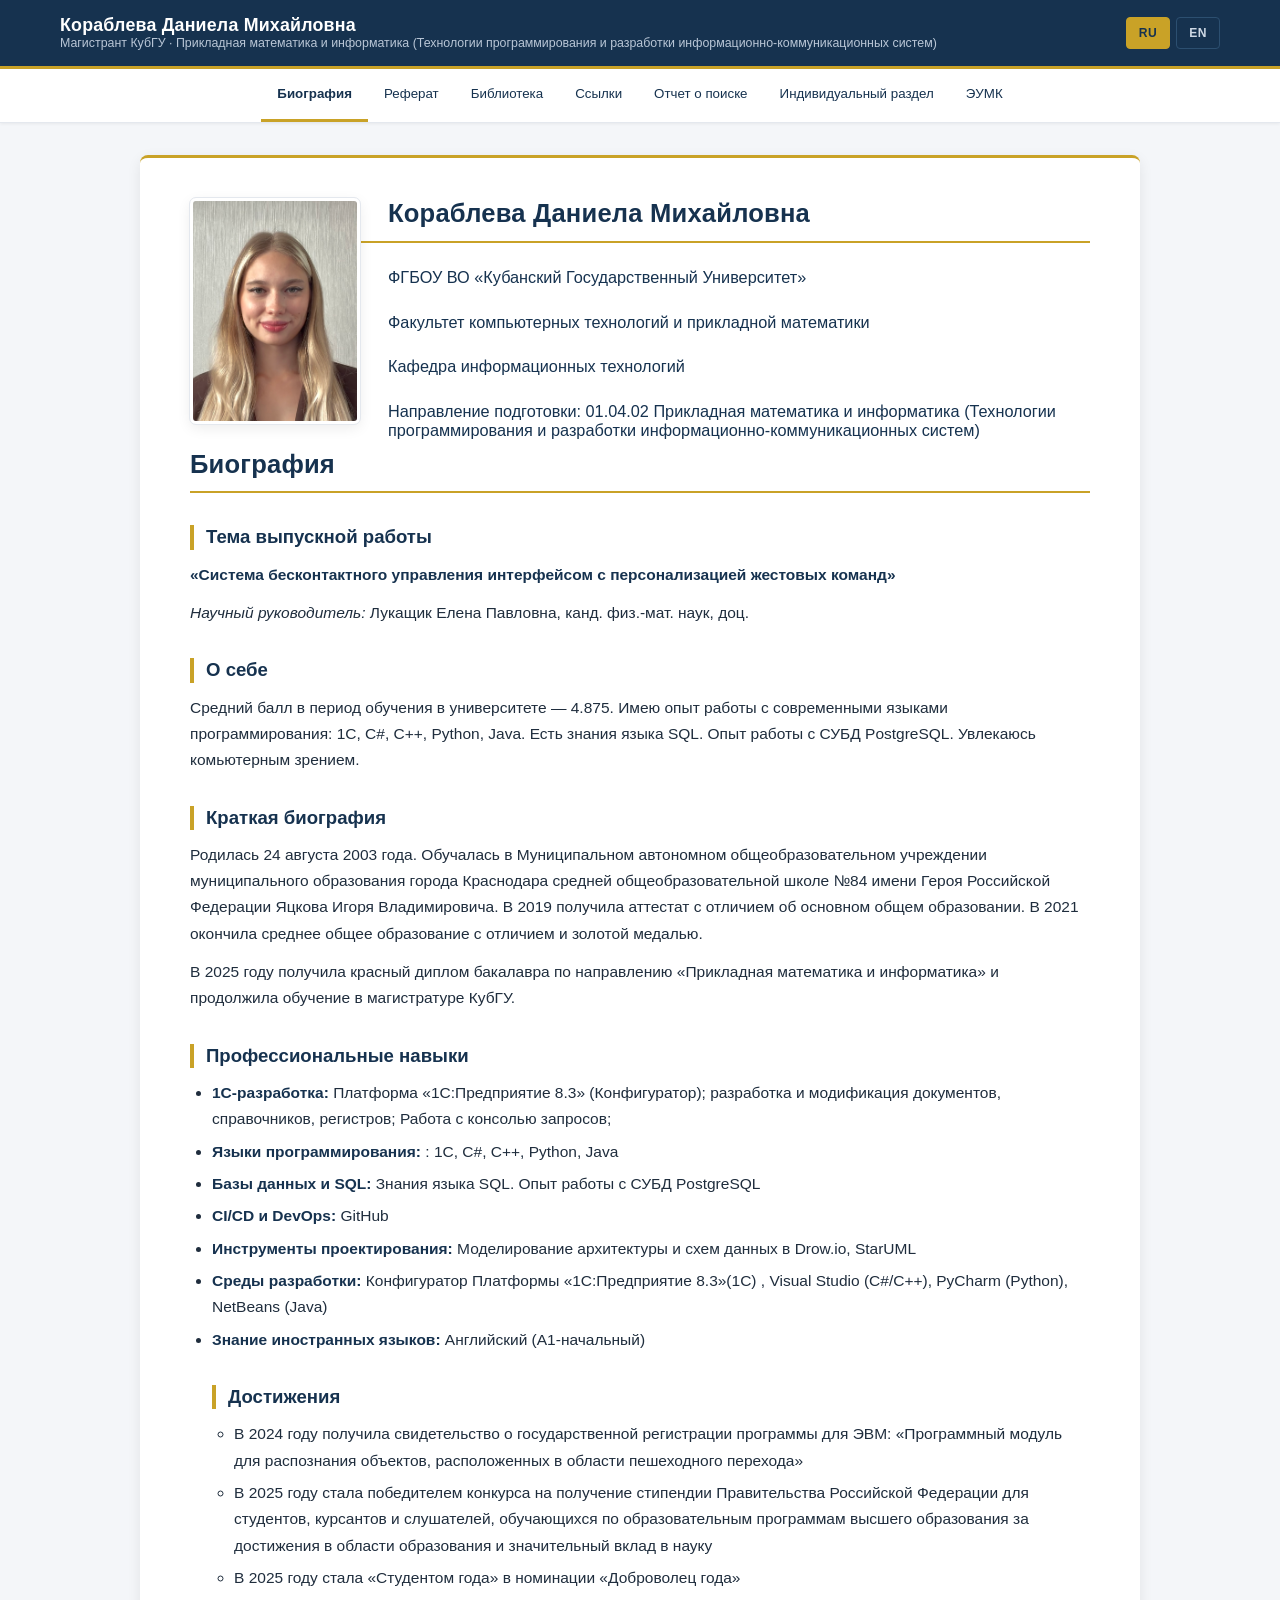
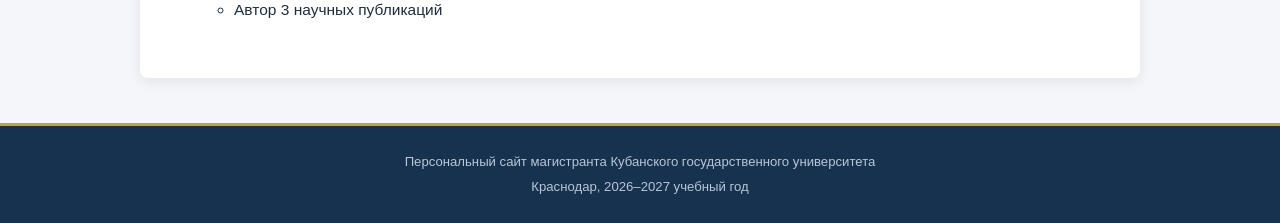
<file: my_site/index.htm>
<!DOCTYPE html>
<html lang="ru">
<head>
    <meta charset="UTF-8">
    <meta name="viewport" content="width=device-width, initial-scale=1.0">
    <title>Магистр Кораблева Даниела Михайловна</title>
    <meta name="description" content="Персональный сайт магистранта КубГУ Кораблевой Даниелы Михайловны">

    <link href="https://cdn.jsdelivr.net/npm/bootstrap@5.3.3/dist/css/bootstrap.min.css" rel="stylesheet">
    <link rel="stylesheet" href="style.css">
</head>
<body>


<header class="site-header">
    <div class="header-inner">
        <div class="brand">
            <span class="name">Кораблева Даниела Михайловна</span>
            <span class="role">Магистрант КубГУ · Прикладная математика и информатика (Технологии программирования и разработки информационно-коммуникационных систем)</span>
        </div>
        <div class="lang-switch">
            <a href="index.htm" class="active">RU</a>
            <a href="indexe.htm">EN</a>
        </div>
    </div>
</header>


<nav class="main-nav">
    <div class="nav-inner">
        <a href="index.htm" class="active">Биография</a>
        <a href="diss/index.htm">Реферат</a>
        <a href="library/index.htm">Библиотека</a>
        <a href="links/index.htm">Ссылки</a>
        <a href="links/zvit.htm">Отчет о поиске</a>
        <a href="ind/index.htm">Индивидуальный раздел</a>
        <a href="../eumk/index.htm">ЭУМК</a>
    </div>
</nav>


<main class="main-container clearfix">


<a href="#photo-main" class="photo-link">
    <img src="photo.jpg" alt="Магистр Кораблева Даниела Михайловна" class="photo-main">
</a>


    <h1>Кораблева Даниела Михайловна</h4>
    <h4>ФГБОУ ВО «Кубанский Государственный Университет»</h4>
    <h4>Факультет компьютерных технологий и прикладной математики</h4>
    <h4>Кафедра информационных технологий</h4>
    <h4>Направление подготовки: 01.04.02 Прикладная математика и информатика (Технологии программирования и разработки информационно-коммуникационных систем)</h4>
    <h1>Биография</h1>

    <h2>Тема выпускной работы</h2>
    <p><strong>«Система бесконтактного управления интерфейсом с персонализацией жестовых команд»</strong></p>
    <p><em>Научный руководитель:</em> Лукащик Елена Павловна, канд. физ.-мат. наук, доц.</p>

    <h2>О себе</h2>
    <p>
        Средний балл в период обучения в университете — 4.875. Имею опыт работы с современными языками 
        программирования: 1С, C#, С++, Python, Java. Есть знания языка SQL. Опыт работы с СУБД PostgreSQL.
        Увлекаюсь комьютерным зрением.
    </p>

    <h2>Краткая биография</h2>
    <p>
        Родилась 24 августа 2003 года. Обучалась в Муниципальном автономном общеобразовательном 
        учреждении муниципального образования города Краснодара средней общеобразовательной школе №84 
        имени Героя Российской Федерации Яцкова Игоря Владимировича. В 2019 получила аттестат с 
        отличием об основном общем образовании. В 2021 окончила среднее общее образование с отличием и золотой медалью.
    </p>
    <p>
        В 2025 году получила красный диплом бакалавра по направлению «Прикладная математика и 
        информатика» и продолжила обучение в магистратуре КубГУ. 
    </p>

    <h2>Профессиональные навыки</h2>
    <ul>
        <li><strong>1С-разработка:</strong> Платформа «1С:Предприятие 8.3» (Конфигуратор); 
            разработка и модификация документов, справочников, регистров; Работа с консолью запросов; </li>
        <li><strong>Языки программирования:</strong> : 1С, C#, С++, Python, Java</li>
        <li><strong>Базы данных и SQL:</strong> Знания языка SQL. Опыт работы с СУБД PostgreSQL</li>
        <li><strong>CI/CD и DevOps:</strong> GitHub</li>
        <li><strong>Инструменты проектирования:</strong> Моделирование архитектуры и схем данных в Drow.io, StarUML</li>
        <li><strong>Среды разработки:</strong> Конфигуратор Платформы «1С:Предприятие 8.3»(1C) , Visual Studio (C#/C++), PyCharm (Python), NetBeans (Java)</li>
        <li><strong>Знание иностранных языков:</strong> Английский (А1-начальный)

    <h2>Достижения</h2>
    <ul>
        <li>В 2024 году получила свидетельство о государственной регистрации программы для ЭВМ:
             «Программный модуль для распознания объектов, расположенных в области пешеходного перехода»</li>
        <li>В 2025 году стала победителем конкурса на получение стипендии Правительства Российской Федерации для студентов, курсантов и слушателей, 
            обучающихся по образовательным программам высшего образования за достижения в области образования и значительный вклад в науку</li>
        <li>В 2025 году стала «Студентом года» в номинации «Доброволец года»</li> 
        <li>Автор 3 научных публикаций </li>
    </ul>



</main>

<footer class="site-footer">
    <p>Персональный сайт магистранта Кубанского государственного университета</p>
    <p>Краснодар, 2026–2027 учебный год</p>
</footer>

</body>
</html>
</file>
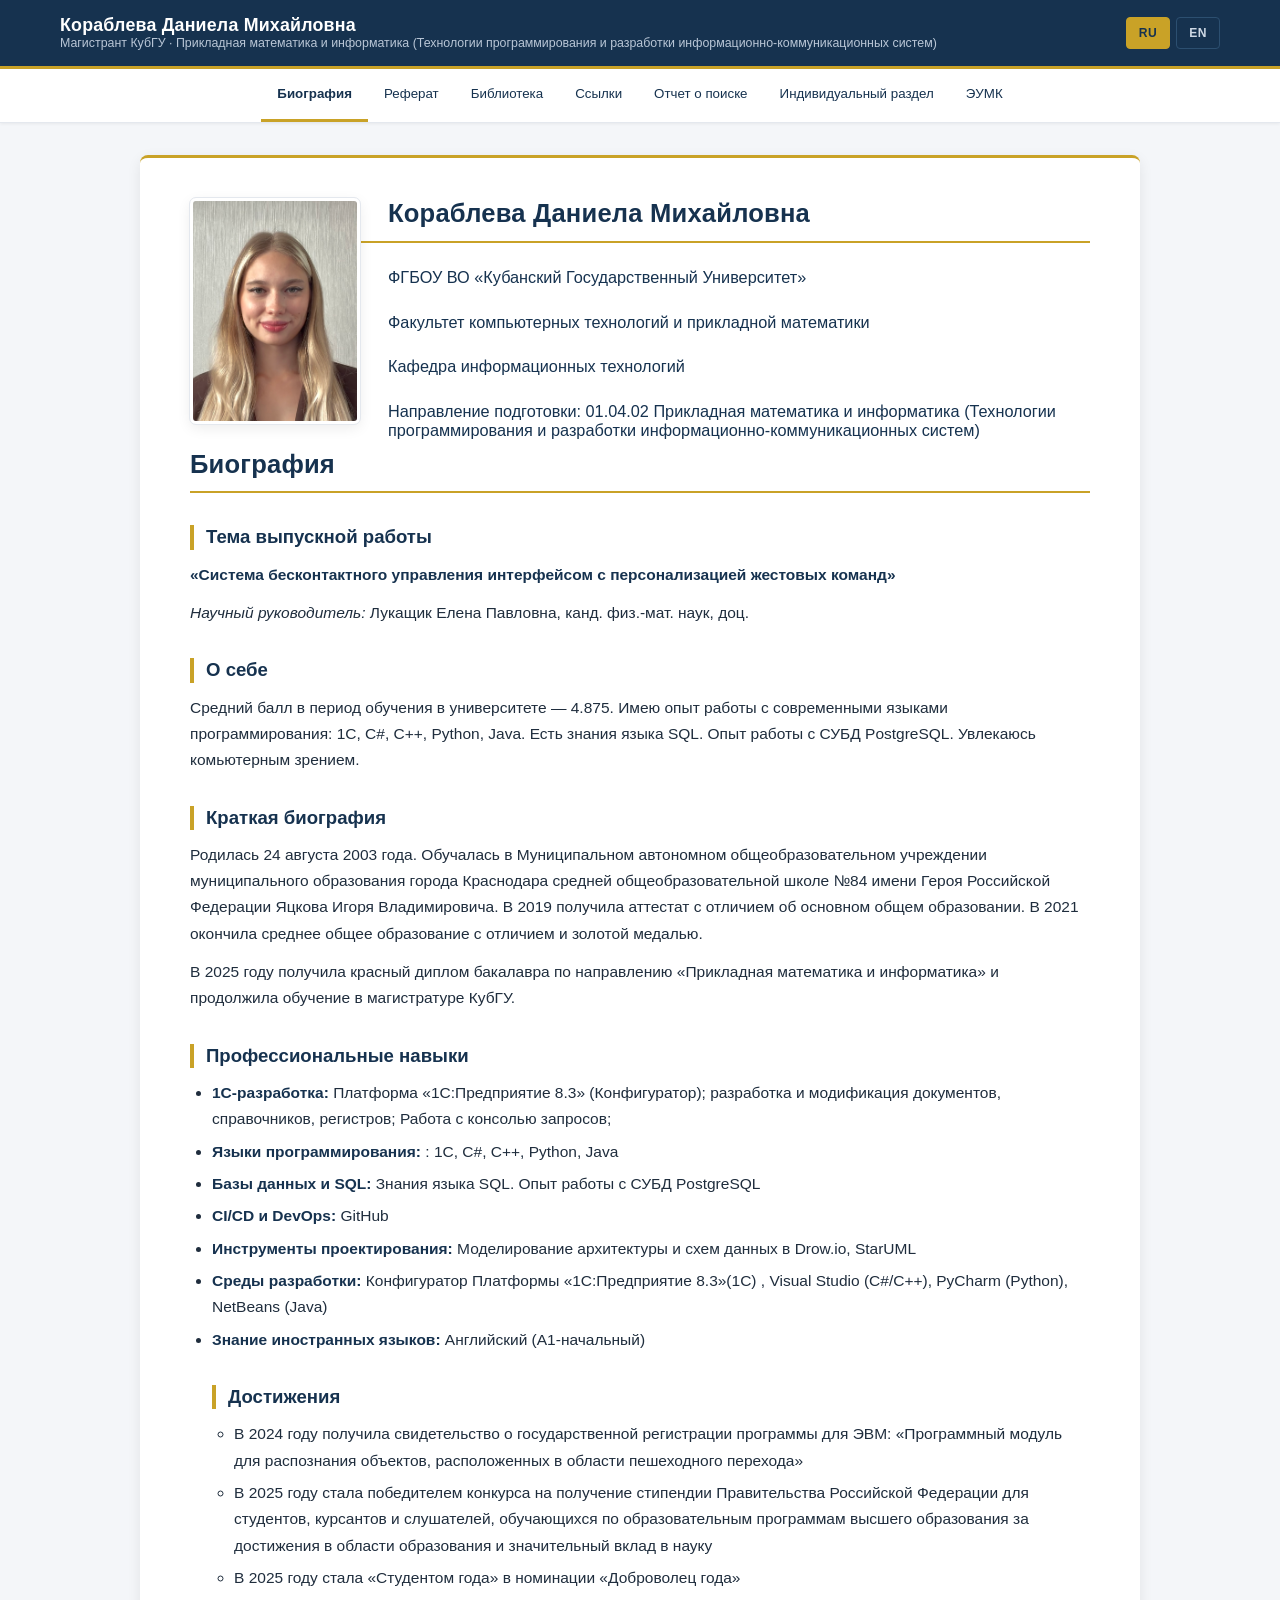
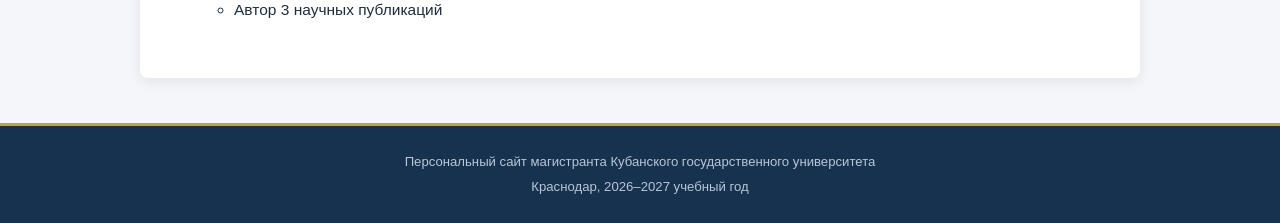
<file: my_site/index.html>
<!DOCTYPE html>
<html lang="ru">
<head>
    <meta charset="UTF-8">
    <meta name="viewport" content="width=device-width, initial-scale=1.0">
    <title>Магистр Кораблева Даниела Михайловна</title>
    <meta name="description" content="Персональный сайт магистранта КубГУ Кораблевой Даниелы Михайловны">

    <link href="https://cdn.jsdelivr.net/npm/bootstrap@5.3.3/dist/css/bootstrap.min.css" rel="stylesheet">
    <link rel="stylesheet" href="style.css">
</head>
<body>


<header class="site-header">
    <div class="header-inner">
        <div class="brand">
            <span class="name">Кораблева Даниела Михайловна</span>
            <span class="role">Магистрант КубГУ · Прикладная математика и информатика (Технологии программирования и разработки информационно-коммуникационных систем)</span>
        </div>
        <div class="lang-switch">
            <a href="index.html" class="active">RU</a>
            <a href="indexe.htm">EN</a>
        </div>
    </div>
</header>


<nav class="main-nav">
    <div class="nav-inner">
        <a href="index.html" class="active">Биография</a>
        <a href="diss/index.htm">Реферат</a>
        <a href="library/index.htm">Библиотека</a>
        <a href="links/index.htm">Ссылки</a>
        <a href="links/zvit.htm">Отчет о поиске</a>
        <a href="ind/index.htm">Индивидуальный раздел</a>
        <a href="eumk/index.htm">ЭУМК</a>
    </div>
</nav>


<main class="main-container clearfix">


<a href="#photo-main" class="photo-link">
    <img src="photo.jpg" alt="Магистр Кораблева Даниела Михайловна" class="photo-main">
</a>


    <h1>Кораблева Даниела Михайловна</h4>
    <h4>ФГБОУ ВО «Кубанский Государственный Университет»</h4>
    <h4>Факультет компьютерных технологий и прикладной математики</h4>
    <h4>Кафедра информационных технологий</h4>
    <h4>Направление подготовки: 01.04.02 Прикладная математика и информатика (Технологии программирования и разработки информационно-коммуникационных систем)</h4>
    <h1>Биография</h1>

    <h2>Тема выпускной работы</h2>
    <p><strong>«Система бесконтактного управления интерфейсом с персонализацией жестовых команд»</strong></p>
    <p><em>Научный руководитель:</em> Лукащик Елена Павловна, канд. физ.-мат. наук, доц.</p>

    <h2>О себе</h2>
    <p>
        Средний балл в период обучения в университете — 4.875. Имею опыт работы с современными языками 
        программирования: 1С, C#, С++, Python, Java. Есть знания языка SQL. Опыт работы с СУБД PostgreSQL.
        Увлекаюсь комьютерным зрением.
    </p>

    <h2>Краткая биография</h2>
    <p>
        Родилась 24 августа 2003 года. Обучалась в Муниципальном автономном общеобразовательном 
        учреждении муниципального образования города Краснодара средней общеобразовательной школе №84 
        имени Героя Российской Федерации Яцкова Игоря Владимировича. В 2019 получила аттестат с 
        отличием об основном общем образовании. В 2021 окончила среднее общее образование с отличием и золотой медалью.
    </p>
    <p>
        В 2025 году получила красный диплом бакалавра по направлению «Прикладная математика и 
        информатика» и продолжила обучение в магистратуре КубГУ. 
    </p>

    <h2>Профессиональные навыки</h2>
    <ul>
        <li><strong>1С-разработка:</strong> Платформа «1С:Предприятие 8.3» (Конфигуратор); 
            разработка и модификация документов, справочников, регистров; Работа с консолью запросов; </li>
        <li><strong>Языки программирования:</strong> : 1С, C#, С++, Python, Java</li>
        <li><strong>Базы данных и SQL:</strong> Знания языка SQL. Опыт работы с СУБД PostgreSQL</li>
        <li><strong>CI/CD и DevOps:</strong> GitHub</li>
        <li><strong>Инструменты проектирования:</strong> Моделирование архитектуры и схем данных в Drow.io, StarUML</li>
        <li><strong>Среды разработки:</strong> Конфигуратор Платформы «1С:Предприятие 8.3»(1C) , Visual Studio (C#/C++), PyCharm (Python), NetBeans (Java)</li>
        <li><strong>Знание иностранных языков:</strong> Английский (А1-начальный)

    <h2>Достижения</h2>
    <ul>
        <li>В 2024 году получила свидетельство о государственной регистрации программы для ЭВМ:
             «Программный модуль для распознания объектов, расположенных в области пешеходного перехода»</li>
        <li>В 2025 году стала победителем конкурса на получение стипендии Правительства Российской Федерации для студентов, курсантов и слушателей, 
            обучающихся по образовательным программам высшего образования за достижения в области образования и значительный вклад в науку</li>
        <li>В 2025 году стала «Студентом года» в номинации «Доброволец года»</li> 
        <li>Автор 3 научных публикаций </li>
    </ul>



</main>

<footer class="site-footer">
    <p>Персональный сайт магистранта Кубанского государственного университета</p>
    <p>Краснодар, 2026–2027 учебный год</p>
</footer>

</body>
</html>
</file>
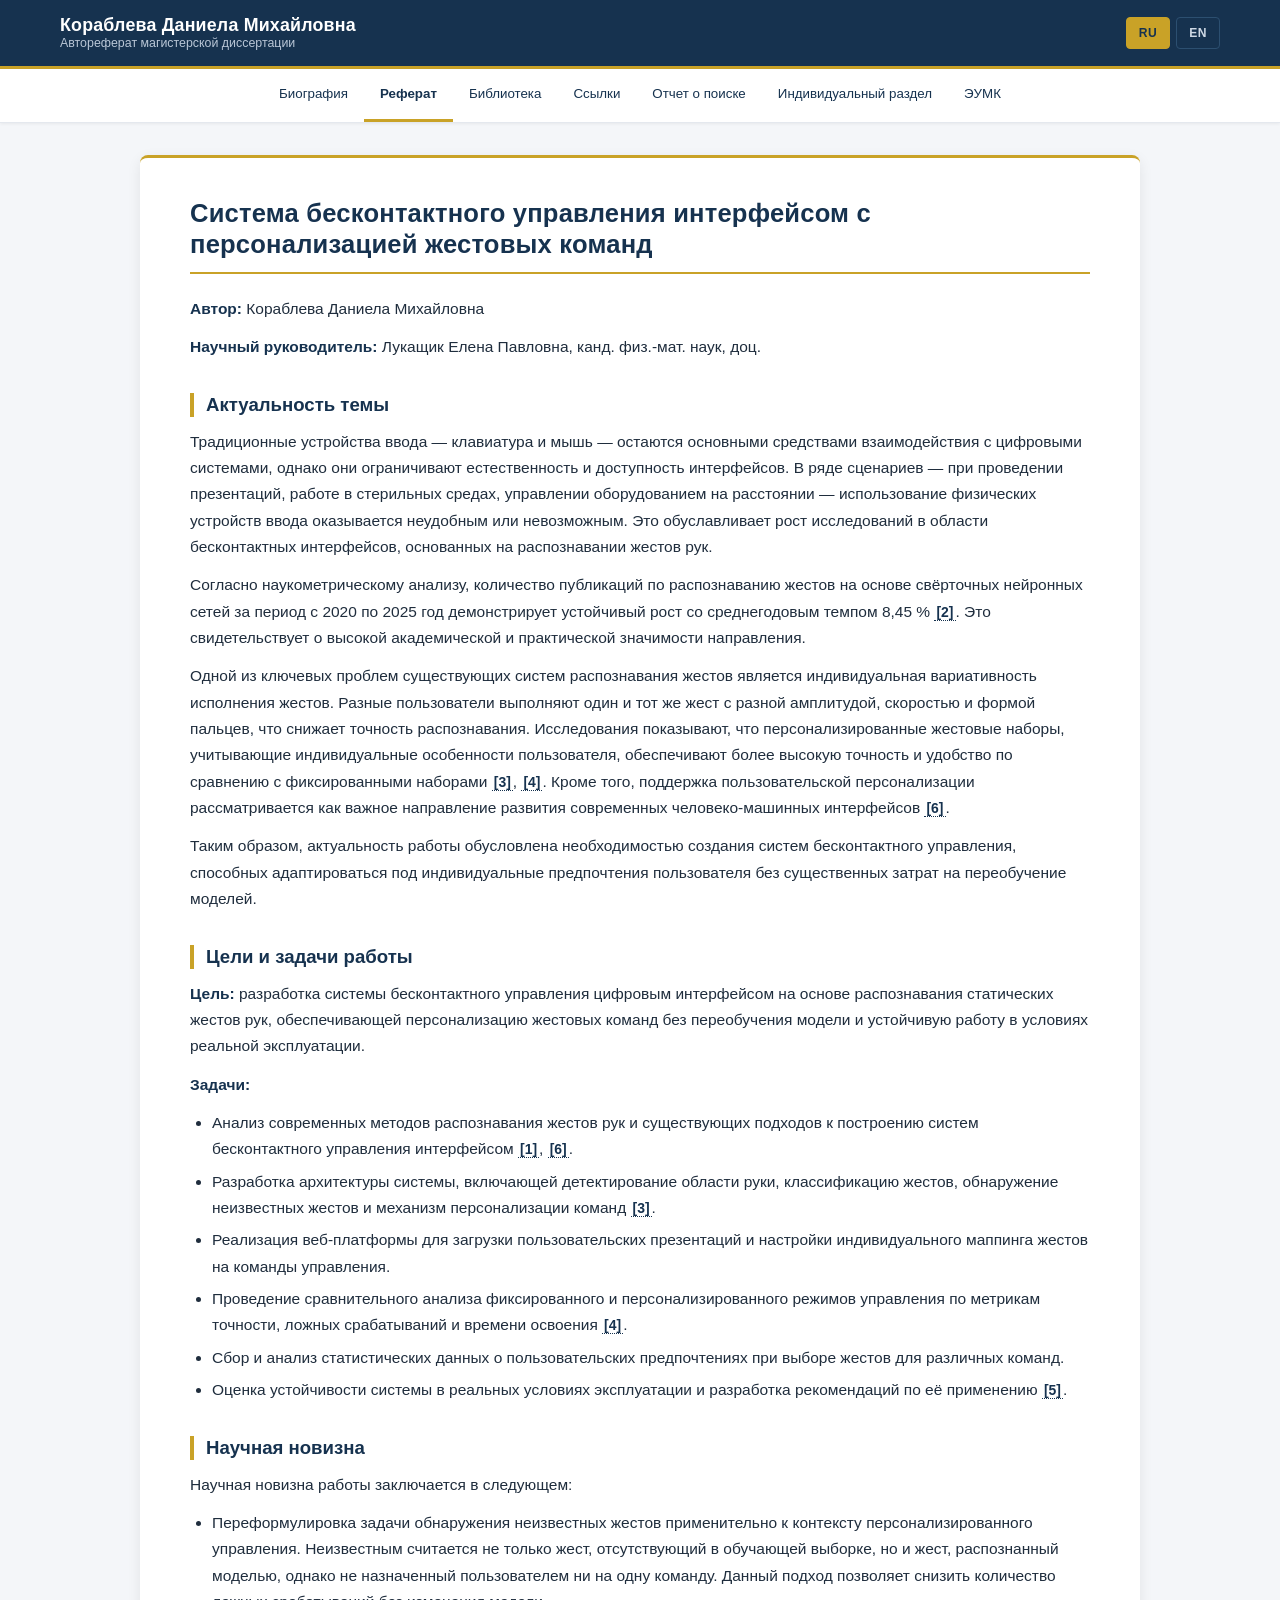
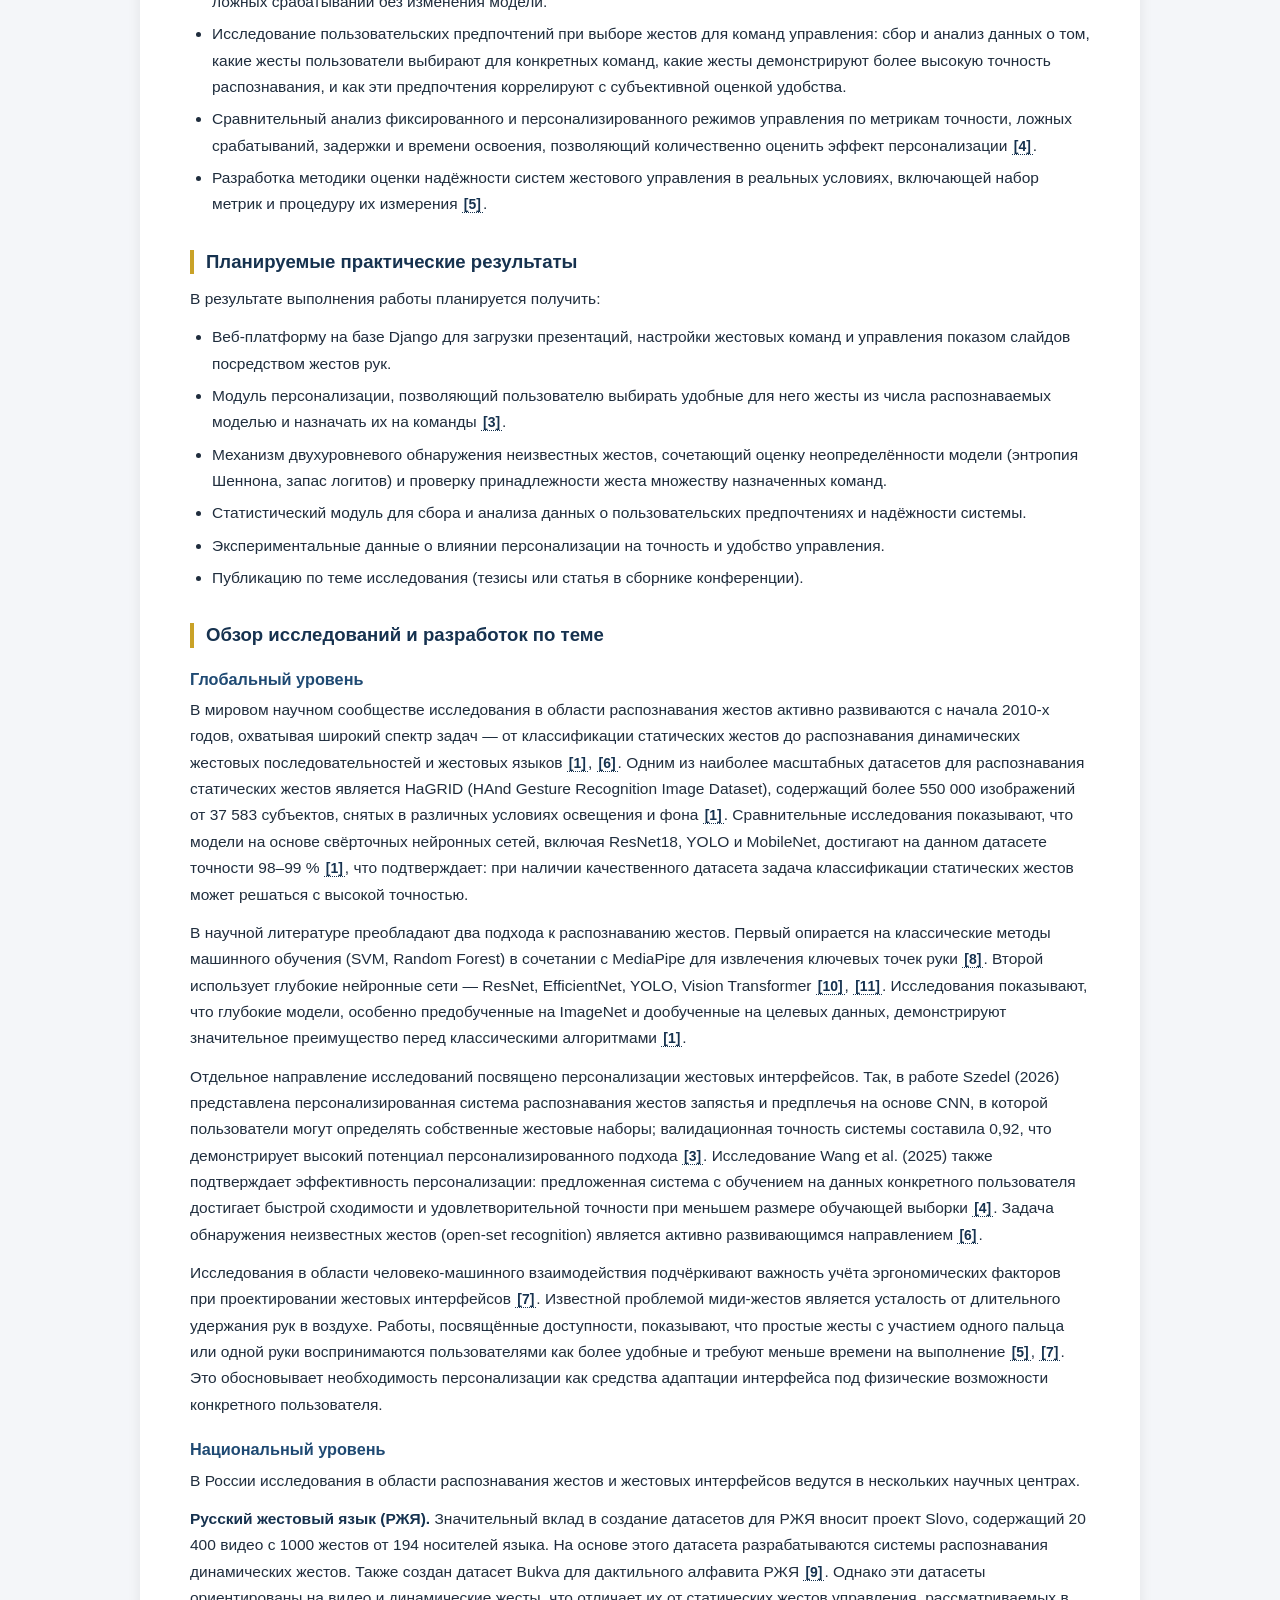
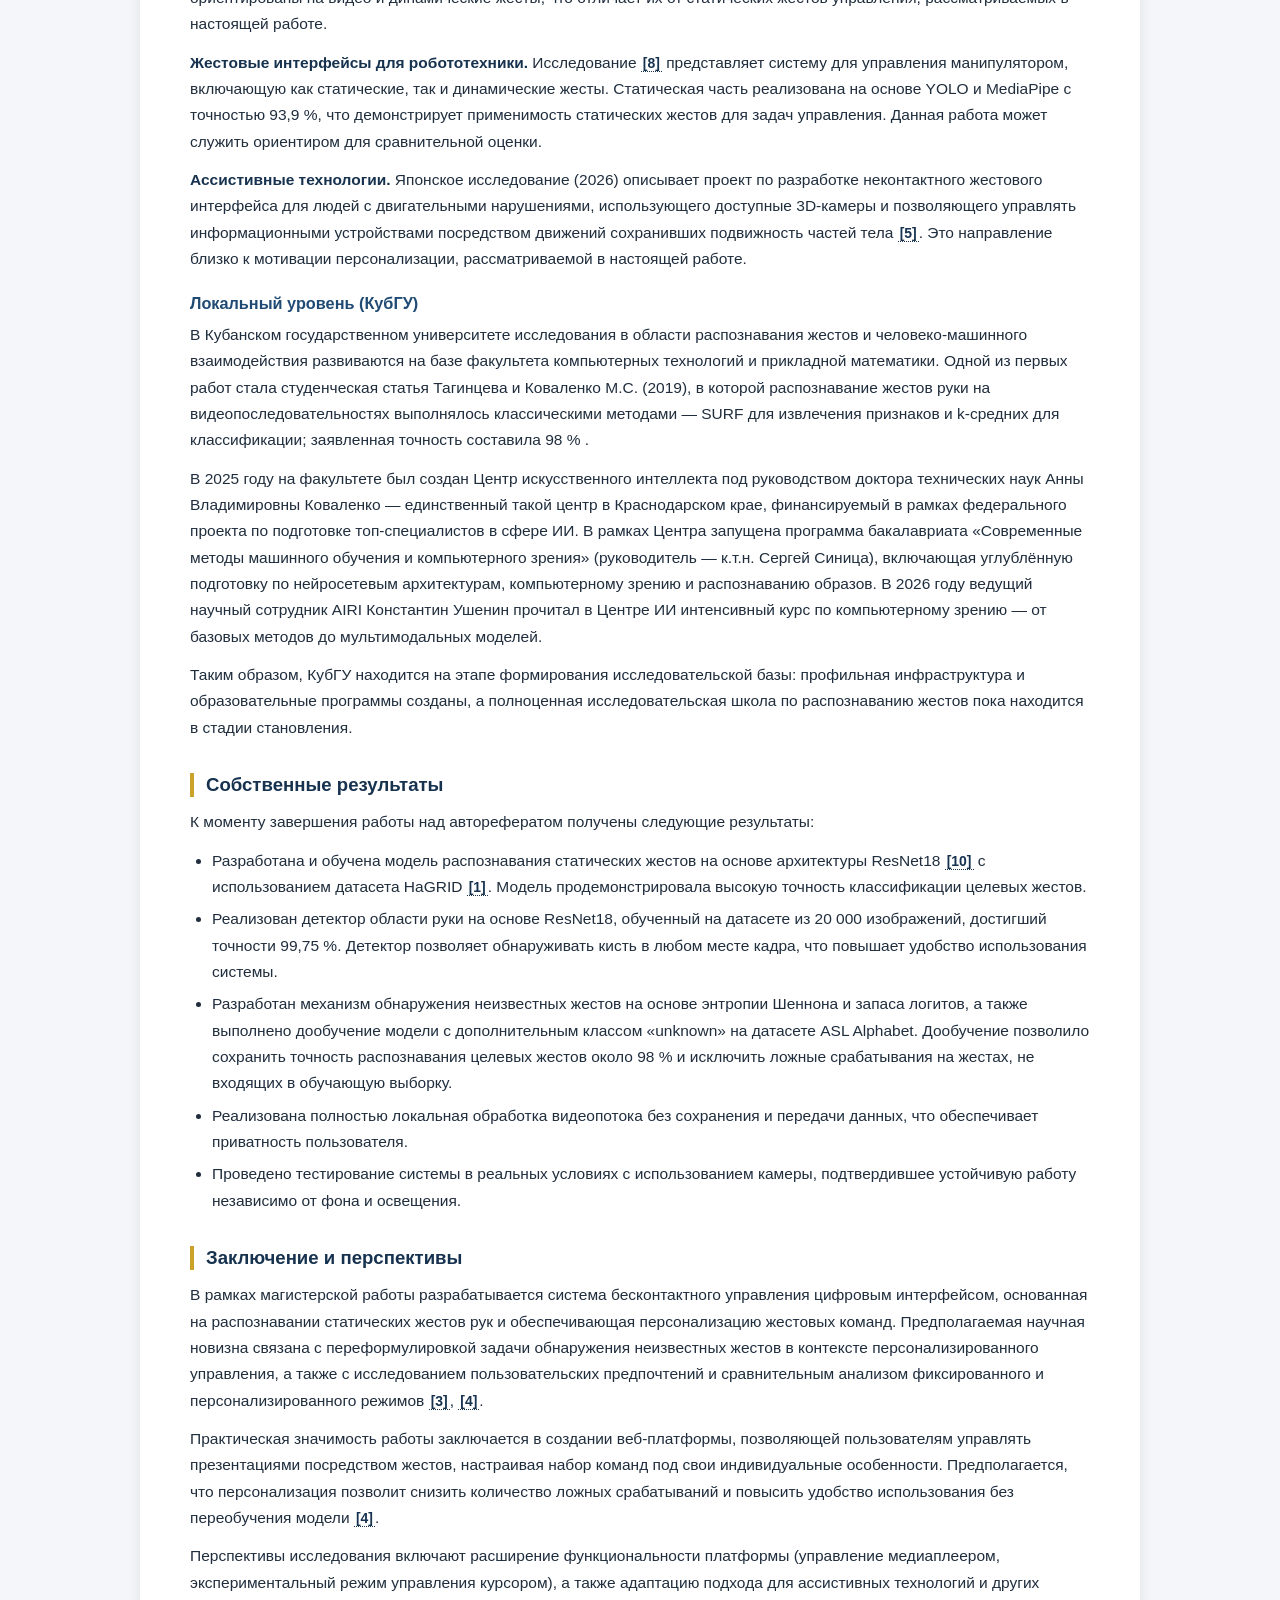
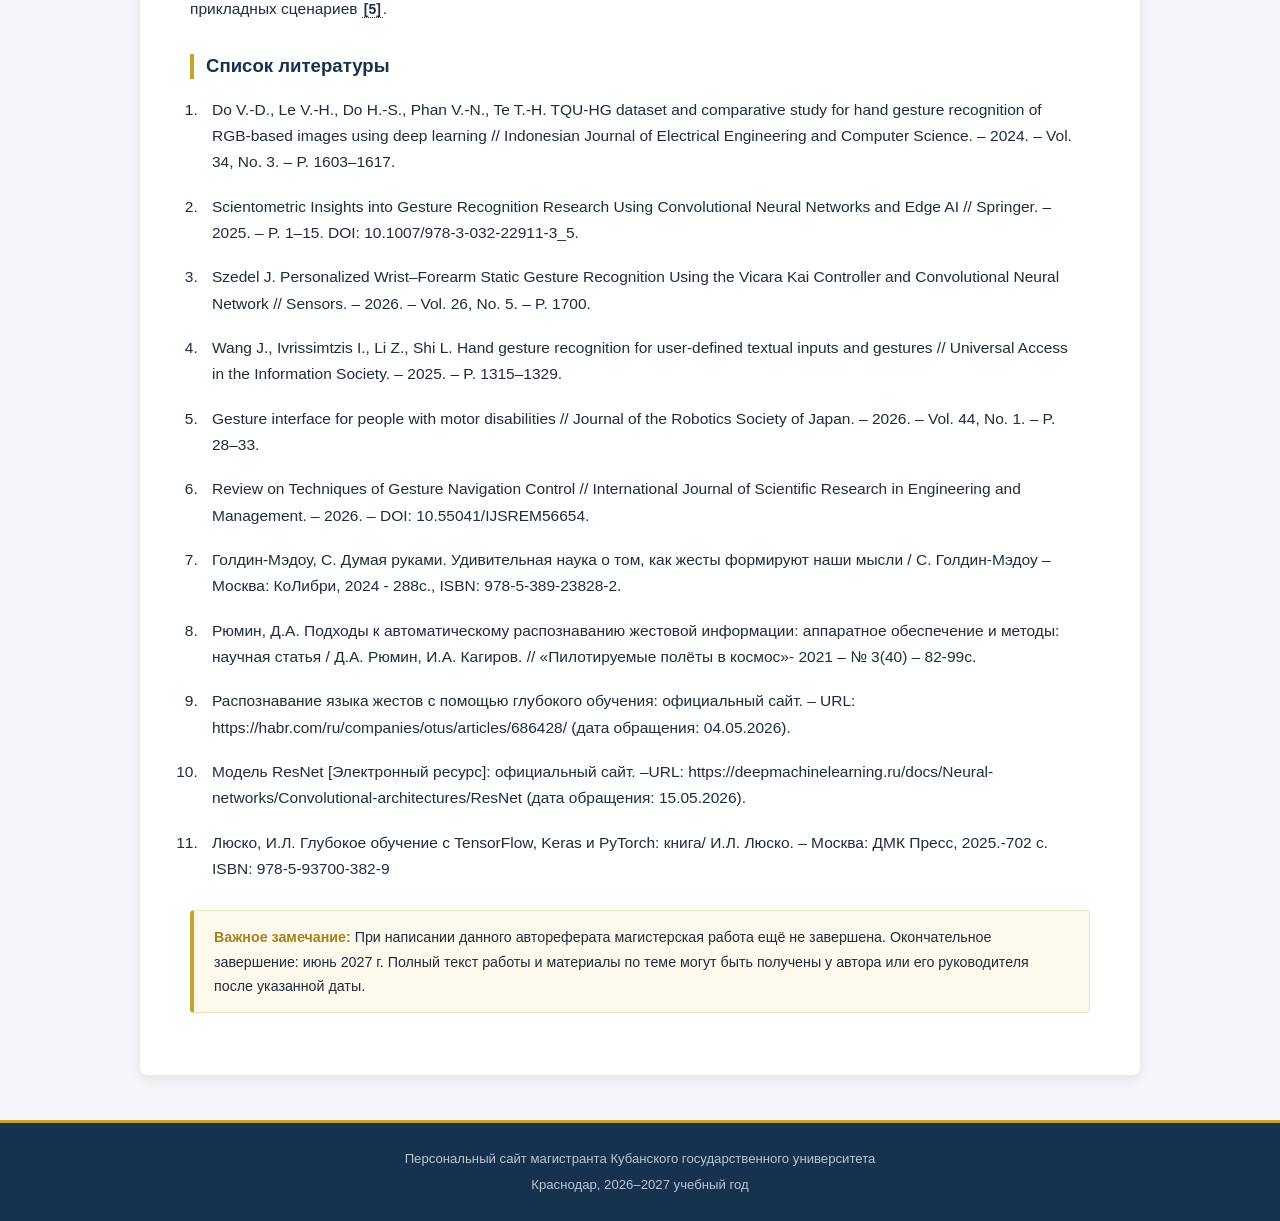
<file: my_site/diss/index.htm>
<!DOCTYPE html>
<html lang="ru">
<head>
    <meta charset="UTF-8">
    <meta name="viewport" content="width=device-width, initial-scale=1.0">
    <title>Автореферат Кораблева Д.М. Система бесконтактного управления интерфейсом с персонализацией жестовых команд</title>

    <link href="https://cdn.jsdelivr.net/npm/bootstrap@5.3.3/dist/css/bootstrap.min.css" rel="stylesheet">
    <link rel="stylesheet" href="../style.css">
</head>
<body>

<header class="site-header">
    <div class="header-inner">
        <div class="brand">
            <span class="name">Кораблева Даниела Михайловна</span>
            <span class="role">Автореферат магистерской диссертации</span>
        </div>
        <div class="lang-switch">
            <a href="index.htm" class="active">RU</a>
            <a href="indexe.htm">EN</a>
        </div>
    </div>
</header>

<nav class="main-nav">
    <div class="nav-inner">
        <a href="../index.html">Биография</a>
        <a href="index.htm" class="active">Реферат</a>
        <a href="../library/index.htm">Библиотека</a>
        <a href="../links/index.htm">Ссылки</a>
        <a href="../links/zvit.htm">Отчет о поиске</a>
        <a href="../ind/index.htm">Индивидуальный раздел</a>
        <a href="../eumk/index.htm">ЭУМК</a>
    </div>
</nav>

<main class="main-container">

    <h1>Система бесконтактного управления интерфейсом с персонализацией жестовых команд</h1>

    <p><strong>Автор:</strong> Кораблева Даниела Михайловна</p>
    <p><strong>Научный руководитель:</strong> Лукащик Елена Павловна, канд. физ.-мат. наук, доц.</p>

  

    <h2>Актуальность темы</h2>
<p>
    Традиционные устройства ввода — клавиатура и мышь — остаются основными 
    средствами взаимодействия с цифровыми системами, однако они ограничивают 
    естественность и доступность интерфейсов. В ряде сценариев — при проведении 
    презентаций, работе в стерильных средах, управлении оборудованием на 
    расстоянии — использование физических устройств ввода оказывается неудобным 
    или невозможным. Это обуславливает рост исследований в области бесконтактных 
    интерфейсов, основанных на распознавании жестов рук.
</p>
<p>
    Согласно наукометрическому анализу, количество публикаций по распознаванию 
    жестов на основе свёрточных нейронных сетей за период с 2020 по 2025 год 
    демонстрирует устойчивый рост со среднегодовым темпом 8,45 % 
    <a href="#ref2">[2]</a>. Это свидетельствует о высокой академической и 
    практической значимости направления.
</p>
<p>
    Одной из ключевых проблем существующих систем распознавания жестов является 
    индивидуальная вариативность исполнения жестов. Разные пользователи выполняют 
    один и тот же жест с разной амплитудой, скоростью и формой пальцев, что снижает 
    точность распознавания. Исследования показывают, что персонализированные 
    жестовые наборы, учитывающие индивидуальные особенности пользователя, 
    обеспечивают более высокую точность и удобство по сравнению с фиксированными 
    наборами <a href="#ref3">[3]</a>, <a href="#ref4">[4]</a>. Кроме того, 
    поддержка пользовательской персонализации рассматривается как важное 
    направление развития современных человеко-машинных интерфейсов 
    <a href="#ref6">[6]</a>.
</p>
<p>
    Таким образом, актуальность работы обусловлена необходимостью создания систем 
    бесконтактного управления, способных адаптироваться под индивидуальные 
    предпочтения пользователя без существенных затрат на переобучение моделей.
</p>

<h2>Цели и задачи работы</h2>
<p><strong>Цель:</strong> разработка системы бесконтактного управления цифровым 
интерфейсом на основе распознавания статических жестов рук, обеспечивающей 
персонализацию жестовых команд без переобучения модели и устойчивую работу 
в условиях реальной эксплуатации.</p>
<p><strong>Задачи:</strong></p>
<ul>
    <li>Анализ современных методов распознавания жестов рук и существующих 
        подходов к построению систем бесконтактного управления интерфейсом 
        <a href="#ref1">[1]</a>, <a href="#ref6">[6]</a>.</li>
    <li>Разработка архитектуры системы, включающей детектирование области руки, 
        классификацию жестов, обнаружение неизвестных жестов и механизм 
        персонализации команд <a href="#ref3">[3]</a>.</li>
    <li>Реализация веб-платформы для загрузки пользовательских презентаций и 
        настройки индивидуального маппинга жестов на команды управления.</li>
    <li>Проведение сравнительного анализа фиксированного и персонализированного 
        режимов управления по метрикам точности, ложных срабатываний и времени 
        освоения <a href="#ref4">[4]</a>.</li>
    <li>Сбор и анализ статистических данных о пользовательских предпочтениях 
        при выборе жестов для различных команд.</li>
    <li>Оценка устойчивости системы в реальных условиях эксплуатации и 
        разработка рекомендаций по её применению <a href="#ref5">[5]</a>.</li>
</ul>

<h2>Научная новизна</h2>
<p>Научная новизна работы заключается в следующем:</p>
<ul>
    <li>Переформулировка задачи обнаружения неизвестных жестов применительно 
        к контексту персонализированного управления. Неизвестным считается 
        не только жест, отсутствующий в обучающей выборке, но и жест, 
        распознанный моделью, однако не назначенный пользователем ни на одну 
        команду. Данный подход позволяет снизить количество ложных срабатываний 
        без изменения модели.</li>
    <li>Исследование пользовательских предпочтений при выборе жестов для команд 
        управления: сбор и анализ данных о том, какие жесты пользователи 
        выбирают для конкретных команд, какие жесты демонстрируют более высокую 
        точность распознавания, и как эти предпочтения коррелируют с субъективной 
        оценкой удобства.</li>
    <li>Сравнительный анализ фиксированного и персонализированного режимов 
        управления по метрикам точности, ложных срабатываний, задержки и 
        времени освоения, позволяющий количественно оценить эффект 
        персонализации <a href="#ref4">[4]</a>.</li>
    <li>Разработка методики оценки надёжности систем жестового управления в 
        реальных условиях, включающей набор метрик и процедуру их 
        измерения <a href="#ref5">[5]</a>.</li>
</ul>

<h2>Планируемые практические результаты</h2>
<p>В результате выполнения работы планируется получить:</p>
<ul>
    <li>Веб-платформу на базе Django для загрузки презентаций, настройки 
        жестовых команд и управления показом слайдов посредством жестов рук.</li>
    <li>Модуль персонализации, позволяющий пользователю выбирать удобные для 
        него жесты из числа распознаваемых моделью и назначать их на 
        команды <a href="#ref3">[3]</a>.</li>
    <li>Механизм двухуровневого обнаружения неизвестных жестов, сочетающий 
        оценку неопределённости модели (энтропия Шеннона, запас логитов) и 
        проверку принадлежности жеста множеству назначенных команд.</li>
    <li>Статистический модуль для сбора и анализа данных о пользовательских 
        предпочтениях и надёжности системы.</li>
    <li>Экспериментальные данные о влиянии персонализации на точность и 
        удобство управления.</li>
    <li>Публикацию по теме исследования (тезисы или статья в сборнике 
        конференции).</li>
</ul>

<h2>Обзор исследований и разработок по теме</h2>

<h3>Глобальный уровень</h3>
<p>
    В мировом научном сообществе исследования в области распознавания жестов 
    активно развиваются с начала 2010-х годов, охватывая широкий спектр задач — 
    от классификации статических жестов до распознавания динамических жестовых 
    последовательностей и жестовых языков <a href="#ref1">[1]</a>, 
    <a href="#ref6">[6]</a>. Одним из наиболее масштабных датасетов для 
    распознавания статических жестов является HaGRID (HAnd Gesture Recognition 
    Image Dataset), содержащий более 550 000 изображений от 37 583 субъектов, 
    снятых в различных условиях освещения и фона <a href="#ref1">[1]</a>. 
    Сравнительные исследования показывают, что модели на основе свёрточных 
    нейронных сетей, включая ResNet18, YOLO и MobileNet, достигают на данном 
    датасете точности 98–99 % <a href="#ref1">[1]</a>, что подтверждает: при 
    наличии качественного датасета задача классификации статических жестов 
    может решаться с высокой точностью.
</p>
<p>
    В научной литературе преобладают два подхода к распознаванию жестов. 
    Первый опирается на классические методы машинного обучения (SVM, 
    Random Forest) в сочетании с MediaPipe для извлечения ключевых точек 
    руки <a href="#ref8">[8]</a>. Второй использует глубокие нейронные сети — 
    ResNet, EfficientNet, YOLO, Vision Transformer <a href="#ref10">[10]</a>, 
    <a href="#ref11">[11]</a>. Исследования показывают, что глубокие модели, 
    особенно предобученные на ImageNet и дообученные на целевых данных, 
    демонстрируют значительное преимущество перед классическими 
    алгоритмами <a href="#ref1">[1]</a>.
</p>
<p>
    Отдельное направление исследований посвящено персонализации жестовых 
    интерфейсов. Так, в работе Szedel (2026) представлена персонализированная 
    система распознавания жестов запястья и предплечья на основе CNN, в которой 
    пользователи могут определять собственные жестовые наборы; валидационная 
    точность системы составила 0,92, что демонстрирует высокий потенциал 
    персонализированного подхода <a href="#ref3">[3]</a>. Исследование 
    Wang et al. (2025) также подтверждает эффективность персонализации: 
    предложенная система с обучением на данных конкретного пользователя 
    достигает быстрой сходимости и удовлетворительной точности при меньшем 
    размере обучающей выборки <a href="#ref4">[4]</a>. Задача обнаружения 
    неизвестных жестов (open-set recognition) является активно развивающимся 
    направлением <a href="#ref6">[6]</a>.
</p>
<p>
    Исследования в области человеко-машинного взаимодействия подчёркивают 
    важность учёта эргономических факторов при проектировании жестовых 
    интерфейсов <a href="#ref7">[7]</a>. Известной проблемой миди-жестов 
    является усталость от длительного удержания рук в воздухе. Работы, 
    посвящённые доступности, показывают, что простые жесты с участием одного 
    пальца или одной руки воспринимаются пользователями как более удобные и 
    требуют меньше времени на выполнение <a href="#ref5">[5]</a>, 
    <a href="#ref7">[7]</a>. Это обосновывает необходимость персонализации 
    как средства адаптации интерфейса под физические возможности конкретного 
    пользователя.
</p>

<h3>Национальный уровень</h3>
<p>
    В России исследования в области распознавания жестов и жестовых интерфейсов 
    ведутся в нескольких научных центрах.
</p>
<p>
    <strong>Русский жестовый язык (РЖЯ).</strong> Значительный вклад в создание 
    датасетов для РЖЯ вносит проект Slovo, содержащий 20 400 видео с 1000 жестов 
    от 194 носителей языка. На основе этого датасета разрабатываются системы 
    распознавания динамических жестов. Также создан датасет Bukva для 
    дактильного алфавита РЖЯ <a href="#ref9">[9]</a>. Однако эти датасеты 
    ориентированы на видео и динамические жесты, что отличает их от статических 
    жестов управления, рассматриваемых в настоящей работе.
</p>
<p>
    <strong>Жестовые интерфейсы для робототехники.</strong> Исследование 
    <a href="#ref8">[8]</a> представляет систему для управления манипулятором, 
    включающую как статические, так и динамические жесты. Статическая часть 
    реализована на основе YOLO и MediaPipe с точностью 93,9 %, что 
    демонстрирует применимость статических жестов для задач управления. 
    Данная работа может служить ориентиром для сравнительной оценки.
</p>
<p>
    <strong>Ассистивные технологии.</strong> Японское исследование (2026) 
    описывает проект по разработке неконтактного жестового интерфейса для 
    людей с двигательными нарушениями, использующего доступные 3D-камеры и 
    позволяющего управлять информационными устройствами посредством движений 
    сохранивших подвижность частей тела <a href="#ref5">[5]</a>. Это 
    направление близко к мотивации персонализации, рассматриваемой в настоящей 
    работе.
</p>

<h3>Локальный уровень (КубГУ)</h3>
<p>
    В Кубанском государственном университете исследования в области 
    распознавания жестов и человеко-машинного взаимодействия развиваются 
    на базе факультета компьютерных технологий и прикладной математики. 
    Одной из первых работ стала студенческая статья Тагинцева и Коваленко М.С. 
    (2019), в которой распознавание жестов руки на видеопоследовательностях 
    выполнялось классическими методами — SURF для извлечения признаков и 
    k-средних для классификации; заявленная точность составила 98 % 
    </a>.
</p>
<p>
    В 2025 году на факультете был создан Центр искусственного интеллекта под 
    руководством доктора технических наук Анны Владимировны Коваленко — 
    единственный такой центр в Краснодарском крае, финансируемый в рамках 
    федерального проекта по подготовке топ-специалистов в сфере ИИ. В рамках 
    Центра запущена программа бакалавриата «Современные методы машинного 
    обучения и компьютерного зрения» (руководитель — к.т.н. Сергей Синица), 
    включающая углублённую подготовку по нейросетевым архитектурам, 
    компьютерному зрению и распознаванию образов. В 2026 году ведущий научный 
    сотрудник AIRI Константин Ушенин прочитал в Центре ИИ интенсивный курс 
    по компьютерному зрению — от базовых методов до мультимодальных 
    моделей.
</p>
<p>
    Таким образом, КубГУ находится на этапе формирования исследовательской 
    базы: профильная инфраструктура и образовательные программы созданы, 
    а полноценная исследовательская школа по распознаванию жестов пока 
    находится в стадии становления.
</p>

<h2>Собственные результаты</h2>
<p>К моменту завершения работы над авторефератом получены следующие результаты:</p>
<ul>
    <li>Разработана и обучена модель распознавания статических жестов на основе 
        архитектуры ResNet18 <a href="#ref10">[10]</a> с использованием датасета 
        HaGRID <a href="#ref1">[1]</a>. Модель продемонстрировала высокую 
        точность классификации целевых жестов.</li>
    <li>Реализован детектор области руки на основе ResNet18, обученный на 
        датасете из 20 000 изображений, достигший точности 99,75 %. Детектор 
        позволяет обнаруживать кисть в любом месте кадра, что повышает удобство 
        использования системы.</li>
    <li>Разработан механизм обнаружения неизвестных жестов на основе энтропии 
        Шеннона и запаса логитов, а также выполнено дообучение модели с 
        дополнительным классом «unknown» на датасете ASL Alphabet. Дообучение 
        позволило сохранить точность распознавания целевых жестов около 98 % и 
        исключить ложные срабатывания на жестах, не входящих в обучающую 
        выборку.</li>
    <li>Реализована полностью локальная обработка видеопотока без сохранения и 
        передачи данных, что обеспечивает приватность пользователя.</li>
    <li>Проведено тестирование системы в реальных условиях с использованием 
        камеры, подтвердившее устойчивую работу независимо от фона и 
        освещения.</li>
</ul>

<h2>Заключение и перспективы</h2>
<p>
    В рамках магистерской работы разрабатывается система бесконтактного 
    управления цифровым интерфейсом, основанная на распознавании статических 
    жестов рук и обеспечивающая персонализацию жестовых команд. Предполагаемая 
    научная новизна связана с переформулировкой задачи обнаружения неизвестных 
    жестов в контексте персонализированного управления, а также с исследованием 
    пользовательских предпочтений и сравнительным анализом фиксированного и 
    персонализированного режимов <a href="#ref3">[3]</a>, 
    <a href="#ref4">[4]</a>.
</p>
<p>
    Практическая значимость работы заключается в создании веб-платформы, 
    позволяющей пользователям управлять презентациями посредством жестов, 
    настраивая набор команд под свои индивидуальные особенности. 
    Предполагается, что персонализация позволит снизить количество ложных 
    срабатываний и повысить удобство использования без переобучения 
    модели <a href="#ref4">[4]</a>.
</p>
<p>
    Перспективы исследования включают расширение функциональности платформы 
    (управление медиаплеером, экспериментальный режим управления курсором), 
    а также адаптацию подхода для ассистивных технологий и других прикладных 
    сценариев <a href="#ref5">[5]</a>.
</p>

    <h2>Список литературы</h2>
    <ol>
      <li id="ref1">	Do V.-D., Le V.-H., Do H.-S., Phan V.-N., Te T.-H. TQU-HG dataset and comparative study for hand gesture recognition of RGB-based images using deep learning // Indonesian Journal of Electrical Engineering and Computer Science. – 2024. – Vol. 34, No. 3. – P. 1603–1617.</li>
<li id="ref2">Scientometric Insights into Gesture Recognition Research Using Convolutional Neural Networks and Edge AI // Springer. – 2025. – P. 1–15. DOI: 10.1007/978-3-032-22911-3_5.</li>
<li id="ref3">	Szedel J. Personalized Wrist–Forearm Static Gesture Recognition Using the Vicara Kai Controller and Convolutional Neural Network // Sensors. – 2026. – Vol. 26, No. 5. – P. 1700.</li>
<li id="ref4">	Wang J., Ivrissimtzis I., Li Z., Shi L. Hand gesture recognition for user-defined textual inputs and gestures // Universal Access in the Information Society. – 2025. – P. 1315–1329.</li>
<li id="ref5">Gesture interface for people with motor disabilities // Journal of the Robotics Society of Japan. – 2026. – Vol. 44, No. 1. – P. 28–33.</li>
<li id="ref6">	Review on Techniques of Gesture Navigation Control // International Journal of Scientific Research in Engineering and Management. – 2026. – DOI: 10.55041/IJSREM56654.</li>
<li id="ref7">Голдин-Мэдоу, С. Думая руками. Удивительная наука о том, как жесты формируют наши мысли / С. Голдин-Мэдоу – Москва: КоЛибри, 2024 - 288с., ISBN: 978-5-389-23828-2.</li>
  <li id="ref8">Рюмин, Д.А.  Подходы к автоматическому распознаванию жестовой информации: аппаратное обеспечение и методы: научная статья / Д.А. Рюмин, И.А. Кагиров. // «Пилотируемые полёты в космос»- 2021 – № 3(40) – 82-99с.</li>
<li id="ref9">Распознавание языка жестов с помощью глубокого обучения: официальный сайт. – URL: https://habr.com/ru/companies/otus/articles/686428/ (дата обращения: 04.05.2026).</li>
<li id="ref10">Модель ResNet [Электронный ресурс]: официальный сайт. –URL: https://deepmachinelearning.ru/docs/Neural-networks/Convolutional-architectures/ResNet (дата обращения: 15.05.2026).</li>
<li id="ref11">Люско, И.Л. Глубокое обучение с TensorFlow, Keras и PyTorch: книга/ И.Л. Люско. – Москва: ДМК Пресс, 2025.-702 c. ISBN: 978-5-93700-382-9</li>
</ol>
  <div class="notice">
        <strong>Важное замечание:</strong> При написании данного автореферата магистерская 
        работа ещё не завершена. Окончательное завершение: июнь 2027 г. 
        Полный текст работы и материалы по теме могут быть получены у автора 
        или его руководителя после указанной даты.
    </div>
</main>

<footer class="site-footer">
    <p>Персональный сайт магистранта Кубанского государственного университета</p>
    <p>Краснодар, 2026–2027 учебный год</p>
</footer>

</body>
</html>
</file>
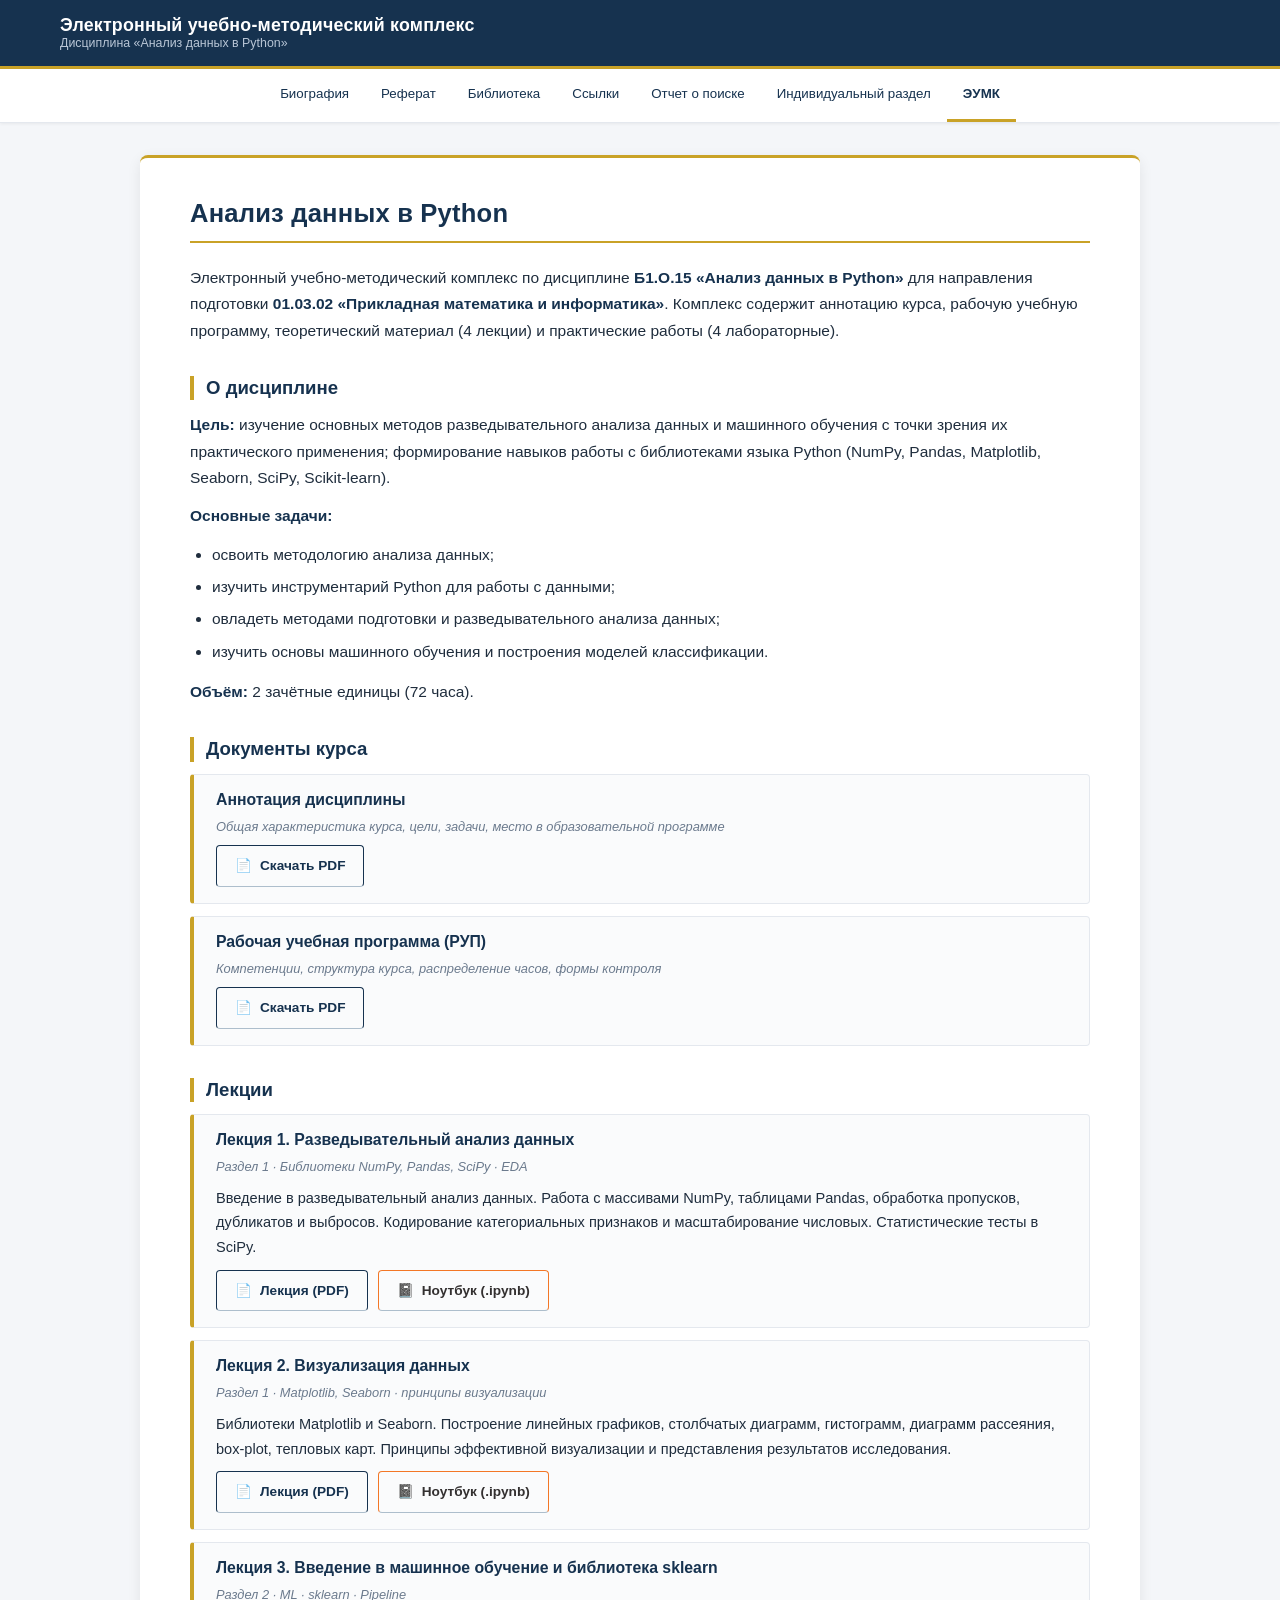
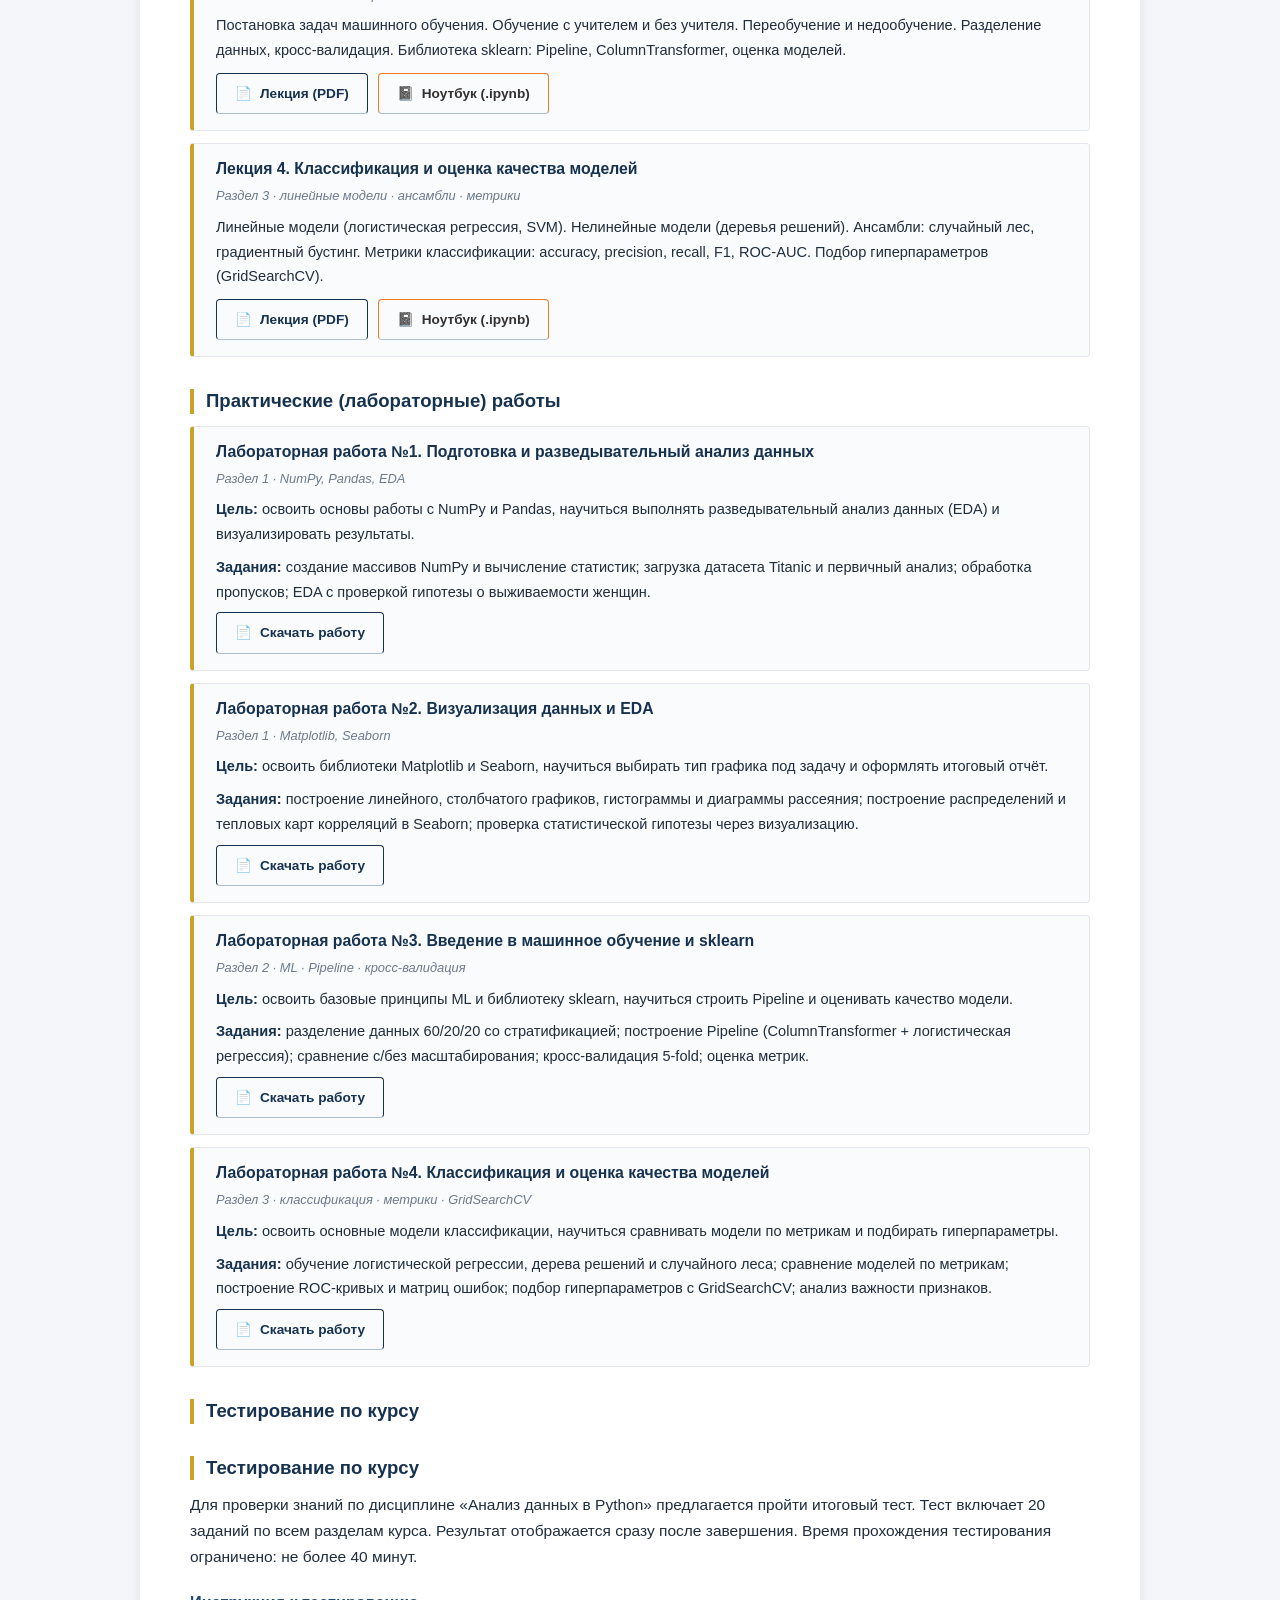
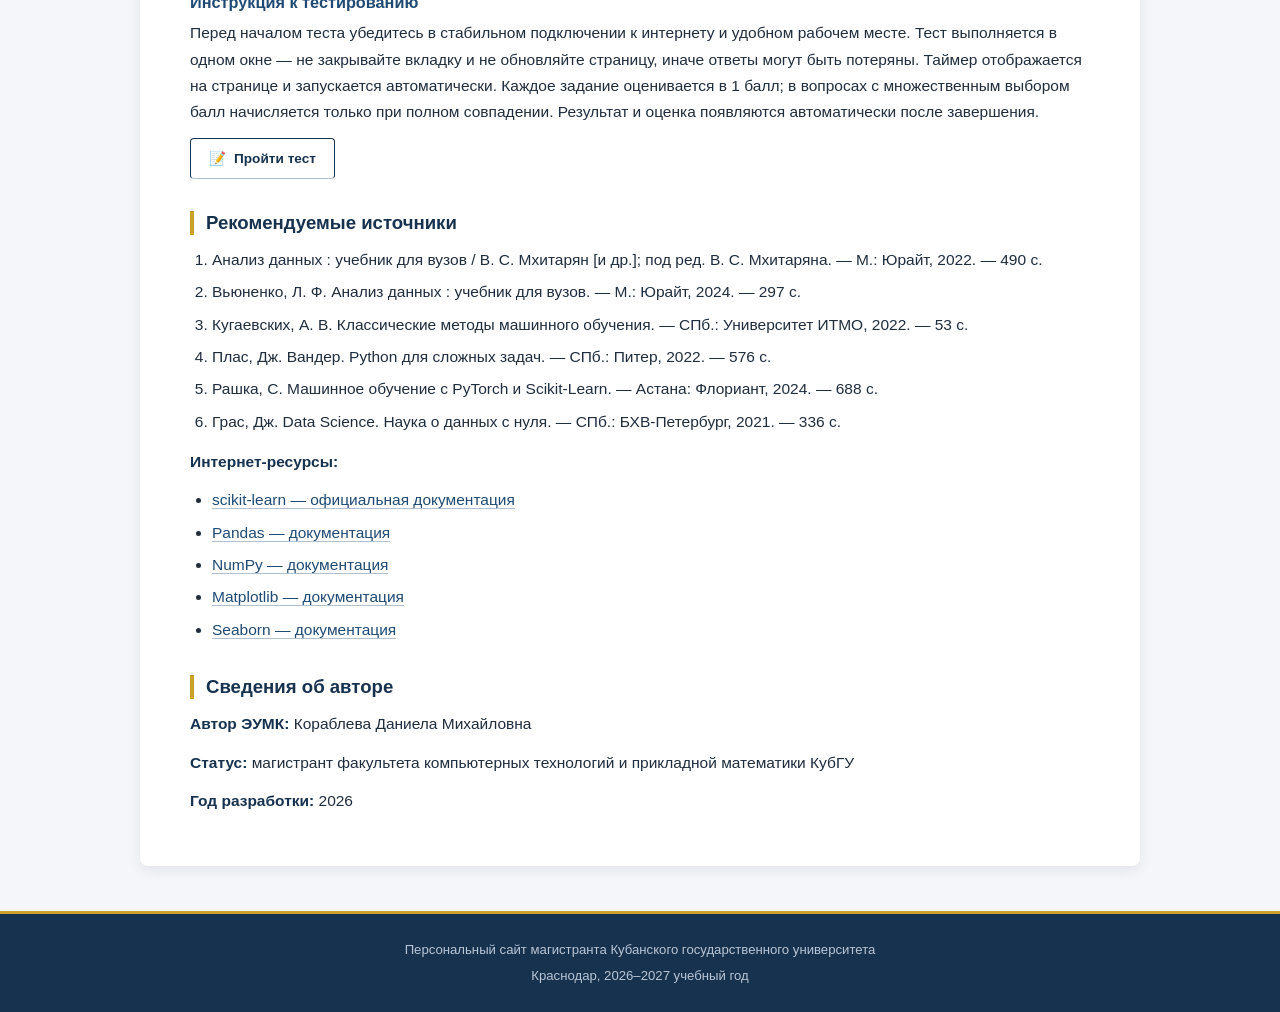
<file: my_site/eumk/index.htm>
<!DOCTYPE html>
<html lang="ru">
<head>
    <meta charset="UTF-8">
    <meta name="viewport" content="width=device-width, initial-scale=1.0">
    <title>ЭУМК — Анализ данных в Python</title>
    <meta name="description" content="Электронный учебно-методический комплекс по дисциплине «Анализ данных в Python»">

    <link href="https://cdn.jsdelivr.net/npm/bootstrap@5.3.3/dist/css/bootstrap.min.css" rel="stylesheet">
    <link rel="stylesheet" href="../style.css">
</head>
<body>

<header class="site-header">
    <div class="header-inner">
        <div class="brand">
            <span class="name">Электронный учебно-методический комплекс</span>
            <span class="role">Дисциплина «Анализ данных в Python»</span>
        </div>
    </div>
</header>

<nav class="main-nav">
    <div class="nav-inner">
        <a href="../index.html">Биография</a>
        <a href="../diss/index.htm">Реферат</a>
        <a href="../library/index.htm">Библиотека</a>
        <a href="../links/index.htm">Ссылки</a>
        <a href="../links/zvit.htm">Отчет о поиске</a>
        <a href="../ind/index.htm">Индивидуальный раздел</a>
        <a href="index.htm" class="active">ЭУМК</a>
    </div>
</nav>

<main class="main-container">

    <!-- ======================= ЗАГОЛОВОК ======================= -->
    <h1>Анализ данных в Python</h1>

    <p>
        Электронный учебно-методический комплекс по дисциплине 
        <strong>Б1.О.15 «Анализ данных в Python»</strong> для направления 
        подготовки <strong>01.03.02 «Прикладная математика и информатика»</strong>.
        Комплекс содержит аннотацию курса, рабочую учебную программу, 
        теоретический материал (4 лекции) и практические работы (4 лабораторные).
    </p>

    <!-- ======================= О ДИСЦИПЛИНЕ ======================= -->
    <h2>О дисциплине</h2>

    <p>
        <strong>Цель:</strong> изучение основных методов разведывательного анализа 
        данных и машинного обучения с точки зрения их практического применения; 
        формирование навыков работы с библиотеками языка Python (NumPy, Pandas, 
        Matplotlib, Seaborn, SciPy, Scikit-learn).
    </p>

    <p><strong>Основные задачи:</strong></p>
    <ul>
        <li>освоить методологию анализа данных;</li>
        <li>изучить инструментарий Python для работы с данными;</li>
        <li>овладеть методами подготовки и разведывательного анализа данных;</li>
        <li>изучить основы машинного обучения и построения моделей классификации.</li>
    </ul>

    <p>
        <strong>Объём:</strong> 2 зачётные единицы (72 часа).<br>
    </p>

    <!-- ======================= ДОКУМЕНТЫ ======================= -->
    <h2>Документы курса</h2>

    <div class="lib-item">
        <h4>Аннотация дисциплины</h4>
        <p class="meta">Общая характеристика курса, цели, задачи, место в образовательной программе</p>
        <a href="annotaciya.pdf" target="_blank" rel="noopener" class="btn-open-pdf">
            <span class="icon">📄</span> Скачать PDF
        </a>
    </div>

    <div class="lib-item">
        <h4>Рабочая учебная программа (РУП)</h4>
        <p class="meta">Компетенции, структура курса, распределение часов, формы контроля</p>
        <a href="rup.pdf" target="_blank" rel="noopener" class="btn-open-pdf">
            <span class="icon">📄</span> Скачать PDF
        </a>
    </div>

    <!-- ======================= ЛЕКЦИИ ======================= -->
    <h2>Лекции</h2>

    <div class="lib-item">
        <h4>Лекция 1. Разведывательный анализ данных</h4>
        <p class="meta">Раздел 1 · Библиотеки NumPy, Pandas, SciPy · EDA</p>
        <p>
            Введение в разведывательный анализ данных. Работа с массивами NumPy, 
            таблицами Pandas, обработка пропусков, дубликатов и выбросов. 
            Кодирование категориальных признаков и масштабирование числовых. 
            Статистические тесты в SciPy.
        </p>
        <div class="lib-actions">
        <a href="lekciya-1-eda.pdf" target="_blank" rel="noopener" class="btn-open-pdf">
            <span class="icon">📄</span> Лекция (PDF)
        </a>
        <a href="lekciya-1-eda.zip" download class="btn-ipynb">
            <span class="icon">📓</span> Ноутбук (.ipynb)
        </a>
    </div>
    </div>

    <div class="lib-item">
        <h4>Лекция 2. Визуализация данных</h4>
        <p class="meta">Раздел 1 · Matplotlib, Seaborn · принципы визуализации</p>
        <p>
            Библиотеки Matplotlib и Seaborn. Построение линейных графиков, 
            столбчатых диаграмм, гистограмм, диаграмм рассеяния, box-plot, 
            тепловых карт. Принципы эффективной визуализации и представления 
            результатов исследования.
        </p>
      <div class="lib-actions">
        <a href="lekciya-2-vizualizaciya.pdf" target="_blank" rel="noopener" class="btn-open-pdf">
            <span class="icon">📄</span> Лекция (PDF)
        </a>
        <a href="lekciya-2-vizualizaciya.zip" download class="btn-ipynb">
            <span class="icon">📓</span> Ноутбук (.ipynb)
        </a>
    </div>
    </div>

    <div class="lib-item">
        <h4>Лекция 3. Введение в машинное обучение и библиотека sklearn</h4>
        <p class="meta">Раздел 2 · ML · sklearn · Pipeline</p>
        <p>
            Постановка задач машинного обучения. Обучение с учителем и без учителя. 
            Переобучение и недообучение. Разделение данных, кросс-валидация. 
            Библиотека sklearn: Pipeline, ColumnTransformer, оценка моделей.
        </p>
      <div class="lib-actions">
        <a href="lekciya-3-ml-sklearn.pdf" target="_blank" rel="noopener" class="btn-open-pdf">
            <span class="icon">📄</span> Лекция (PDF)
        </a>
        <a href="lekciya-3-ml-sklearn.zip" download class="btn-ipynb">
            <span class="icon">📓</span> Ноутбук (.ipynb)
        </a>
    </div>
    </div>

    <div class="lib-item">
        <h4>Лекция 4. Классификация и оценка качества моделей</h4>
        <p class="meta">Раздел 3 · линейные модели · ансамбли · метрики</p>
        <p>
            Линейные модели (логистическая регрессия, SVM). Нелинейные модели 
            (деревья решений). Ансамбли: случайный лес, градиентный бустинг. 
            Метрики классификации: accuracy, precision, recall, F1, ROC-AUC. 
            Подбор гиперпараметров (GridSearchCV).
        </p>
    <div class="lib-actions">
        <a href="lekciya-4-klassifikaciya.pdf" target="_blank" rel="noopener" class="btn-open-pdf">
            <span class="icon">📄</span> Лекция (PDF)
        </a>
        <a href="lekciya-4-klassifikaciya.zip" download class="btn-ipynb">
            <span class="icon">📓</span> Ноутбук (.ipynb)
        </a>
    </div>
    </div>

    <!-- ======================= ПРАКТИЧЕСКИЕ РАБОТЫ ======================= -->
    <h2>Практические (лабораторные) работы</h2>

    <div class="lib-item">
        <h4>Лабораторная работа №1. Подготовка и разведывательный анализ данных</h4>
        <p class="meta">Раздел 1 · NumPy, Pandas, EDA</p>
        <p>
            <strong>Цель:</strong> освоить основы работы с NumPy и Pandas, 
            научиться выполнять разведывательный анализ данных (EDA) и 
            визуализировать результаты.
        </p>
        <p>
            <strong>Задания:</strong> создание массивов NumPy и вычисление статистик; 
            загрузка датасета Titanic и первичный анализ; обработка пропусков; 
            EDA с проверкой гипотезы о выживаемости женщин.
        </p>
        <a href="lab-1.pdf" target="_blank" rel="noopener" class="btn-open-pdf">
            <span class="icon">📄</span> Скачать работу
        </a>
    </div>

    <div class="lib-item">
        <h4>Лабораторная работа №2. Визуализация данных и EDA</h4>
        <p class="meta">Раздел 1 · Matplotlib, Seaborn</p>
        <p>
            <strong>Цель:</strong> освоить библиотеки Matplotlib и Seaborn, 
            научиться выбирать тип графика под задачу и оформлять итоговый отчёт.
        </p>
        <p>
            <strong>Задания:</strong> построение линейного, столбчатого графиков, 
            гистограммы и диаграммы рассеяния; построение распределений и 
            тепловых карт корреляций в Seaborn; проверка статистической гипотезы 
            через визуализацию.
        </p>
        <a href="lab-2.pdf" target="_blank" rel="noopener" class="btn-open-pdf">
            <span class="icon">📄</span> Скачать работу
        </a>
    </div>

    <div class="lib-item">
        <h4>Лабораторная работа №3. Введение в машинное обучение и sklearn</h4>
        <p class="meta">Раздел 2 · ML · Pipeline · кросс-валидация</p>
        <p>
            <strong>Цель:</strong> освоить базовые принципы ML и библиотеку sklearn, 
            научиться строить Pipeline и оценивать качество модели.
        </p>
        <p>
            <strong>Задания:</strong> разделение данных 60/20/20 со стратификацией; 
            построение Pipeline (ColumnTransformer + логистическая регрессия); 
            сравнение с/без масштабирования; кросс-валидация 5-fold; оценка метрик.
        </p>
        <a href="lab-3.pdf" target="_blank" rel="noopener" class="btn-open-pdf">
            <span class="icon">📄</span> Скачать работу
        </a>
    </div>

    <div class="lib-item">
        <h4>Лабораторная работа №4. Классификация и оценка качества моделей</h4>
        <p class="meta">Раздел 3 · классификация · метрики · GridSearchCV</p>
        <p>
            <strong>Цель:</strong> освоить основные модели классификации, 
            научиться сравнивать модели по метрикам и подбирать гиперпараметры.
        </p>
        <p>
            <strong>Задания:</strong> обучение логистической регрессии, дерева 
            решений и случайного леса; сравнение моделей по метрикам; построение 
            ROC-кривых и матриц ошибок; подбор гиперпараметров с GridSearchCV; 
            анализ важности признаков.
        </p>
        <a href="lab-4.pdf" target="_blank" rel="noopener" class="btn-open-pdf">
            <span class="icon">📄</span> Скачать работу
        </a>
    </div>
<h2>Тестирование по курсу</h2>

<h2>Тестирование по курсу</h2>

<p>
    Для проверки знаний по дисциплине «Анализ данных в Python» 
    предлагается пройти итоговый тест. Тест включает 20 заданий 
    по всем разделам курса. Результат отображается сразу после 
    завершения. Время прохождения тестирования ограничено: 
    не более 40 минут.
</p>

<h3>Инструкция к тестированию</h3>
<p>
    Перед началом теста убедитесь в стабильном подключении к интернету 
    и удобном рабочем месте. Тест выполняется в одном окне — не закрывайте 
    вкладку и не обновляйте страницу, иначе ответы могут быть потеряны. 
    Таймер отображается на странице и запускается автоматически. 
    Каждое задание оценивается в 1 балл; в вопросах с множественным 
    выбором балл начисляется только при полном совпадении. 
    Результат и оценка появляются автоматически после завершения.
</p>


<div class="lib-actions">
    <a href="https://onlinetestpad.com/dzwddyo76vszi" target="_blank" rel="noopener" class="btn-open-pdf">
        <span class="icon">📝</span> Пройти тест
    </a>
</div>
    <!-- ======================= ИСТОЧНИКИ ======================= -->
    <h2>Рекомендуемые источники</h2>
    <ol>
        <li>Анализ данных : учебник для вузов / В. С. Мхитарян [и др.]; под ред. В. С. Мхитаряна. — М.: Юрайт, 2022. — 490 с.</li>
        <li>Вьюненко, Л. Ф. Анализ данных : учебник для вузов. — М.: Юрайт, 2024. — 297 с.</li>
        <li>Кугаевских, А. В. Классические методы машинного обучения. — СПб.: Университет ИТМО, 2022. — 53 с.</li>
        <li>Плас, Дж. Вандер. Python для сложных задач. — СПб.: Питер, 2022. — 576 с.</li>
        <li>Рашка, С. Машинное обучение с PyTorch и Scikit-Learn. — Астана: Флориант, 2024. — 688 с.</li>
        <li>Грас, Дж. Data Science. Наука о данных с нуля. — СПб.: БХВ-Петербург, 2021. — 336 с.</li>
    </ol>

    <p><strong>Интернет-ресурсы:</strong></p>
    <ul>
        <li><a href="https://scikit-learn.org/stable/" target="_blank">scikit-learn — официальная документация</a></li>
        <li><a href="https://pandas.pydata.org/docs/" target="_blank">Pandas — документация</a></li>
        <li><a href="https://numpy.org/doc/" target="_blank">NumPy — документация</a></li>
        <li><a href="https://matplotlib.org/stable/" target="_blank">Matplotlib — документация</a></li>
        <li><a href="https://seaborn.pydata.org/" target="_blank">Seaborn — документация</a></li>
    </ul>

    <!-- ======================= СВЕДЕНИЯ ОБ АВТОРЕ ======================= -->
    <h2>Сведения об авторе</h2>
    <p><strong>Автор ЭУМК:</strong> Кораблева Даниела Михайловна</p>
    <p><strong>Статус:</strong> магистрант факультета компьютерных технологий и прикладной математики КубГУ</p>
    <p><strong>Год разработки:</strong> 2026</p>

</main>

<footer class="site-footer">
    <p>Персональный сайт магистранта Кубанского государственного университета</p>
    <p>Краснодар, 2026–2027 учебный год</p>
</footer>

</body>
</html>
</file>
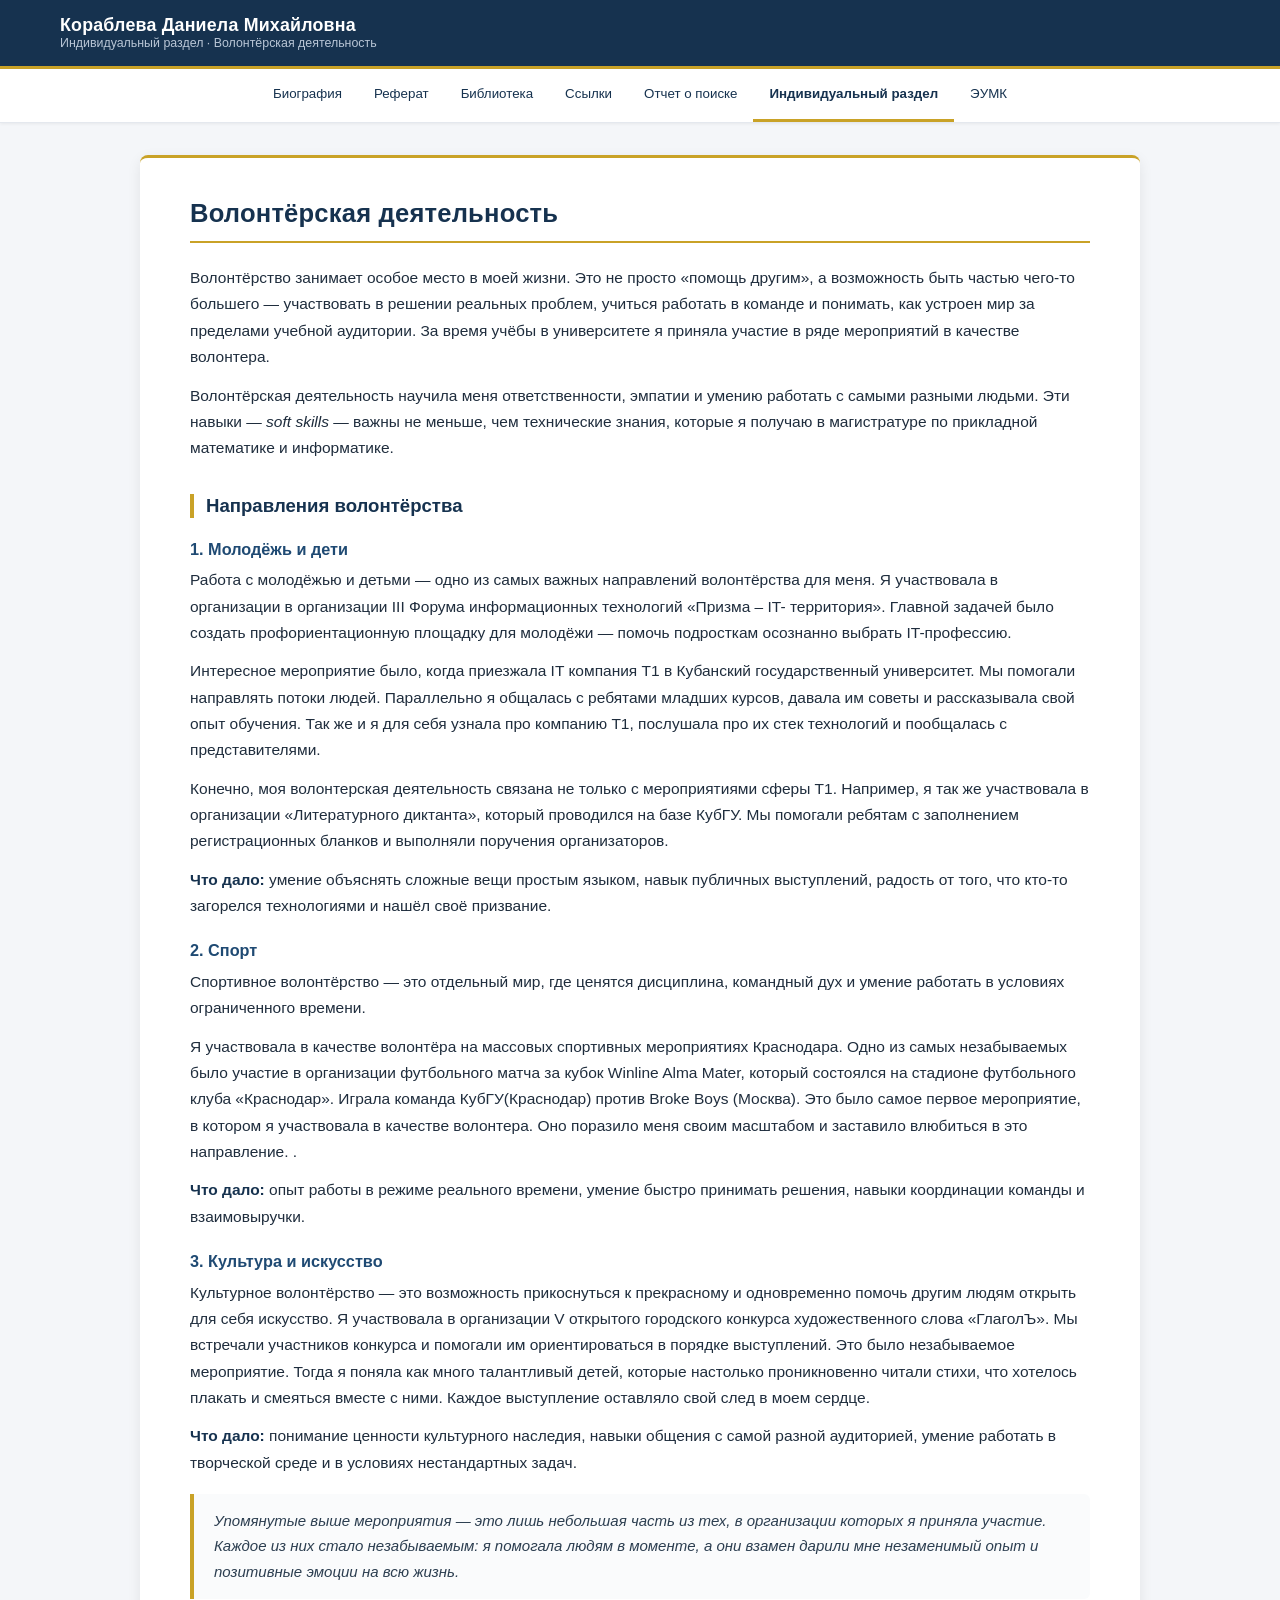
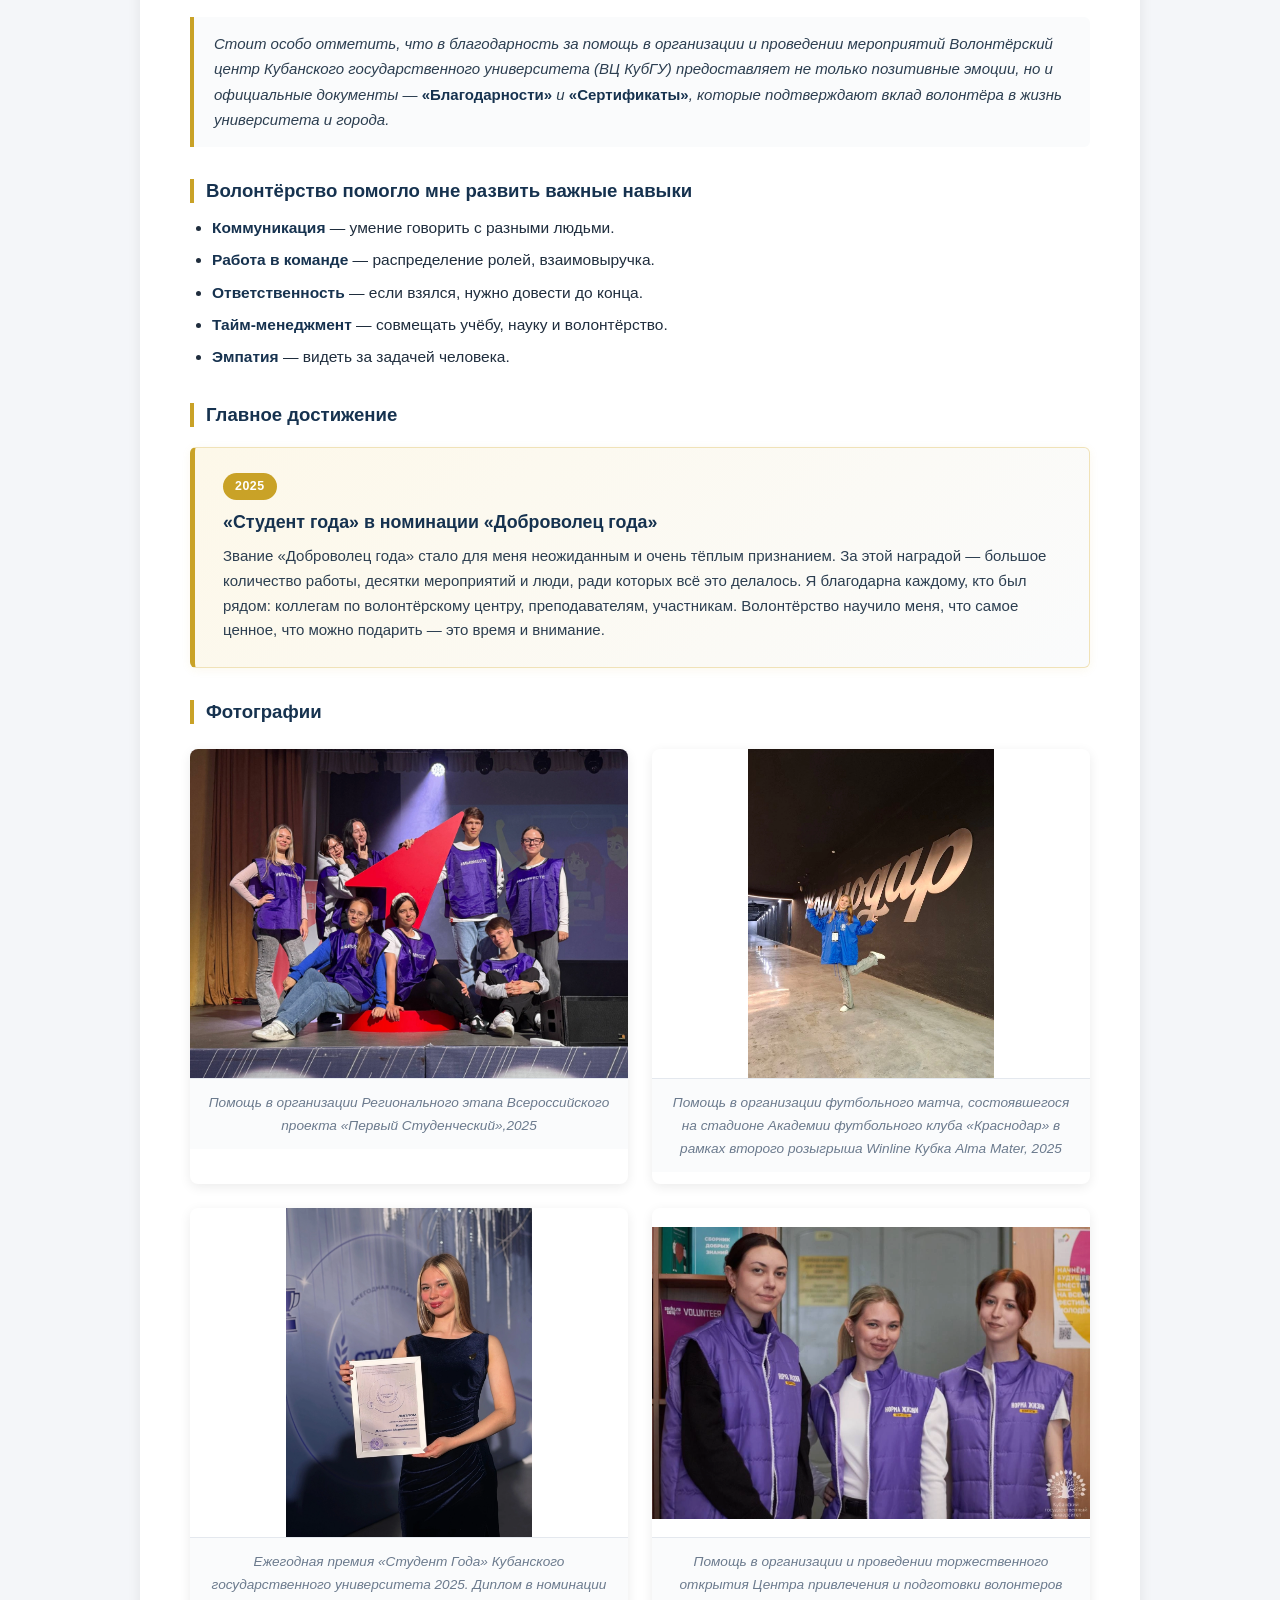
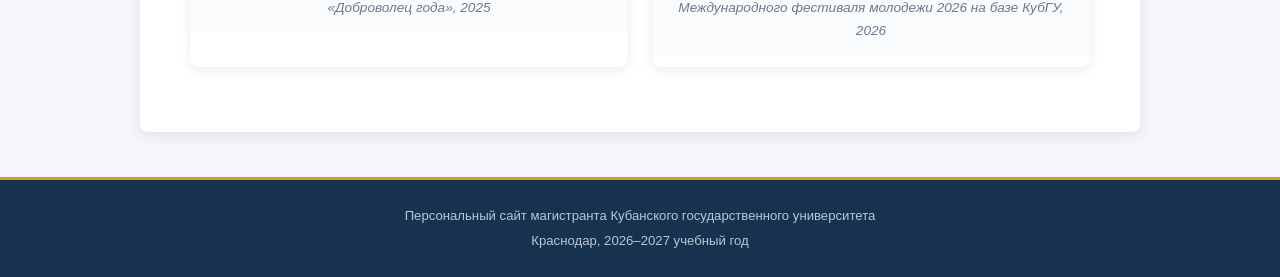
<file: my_site/ind/index.htm>
<!DOCTYPE html>
<html lang="ru">
<head>
    <meta charset="UTF-8">
    <meta name="viewport" content="width=device-width, initial-scale=1.0">
    <title>Индивидуальный раздел — Волонтёрская деятельность</title>

    <link href="https://cdn.jsdelivr.net/npm/bootstrap@5.3.3/dist/css/bootstrap.min.css" rel="stylesheet">
    <link rel="stylesheet" href="../style.css">
</head>
<body>

<header class="site-header">
    <div class="header-inner">
        <div class="brand">
            <span class="name">Кораблева Даниела Михайловна</span>
            <span class="role">Индивидуальный раздел · Волонтёрская деятельность</span>
        </div>
    </div>
</header>

<nav class="main-nav">
    <div class="nav-inner">
        <a href="../index.html">Биография</a>
        <a href="../diss/index.htm">Реферат</a>
        <a href="../library/index.htm">Библиотека</a>
        <a href="../links/index.htm">Ссылки</a>
        <a href="../links/zvit.htm">Отчет о поиске</a>
        <a href="index.htm" class="active">Индивидуальный раздел</a>
        <a href="../eumk/index.htm">ЭУМК</a>
    </div>
</nav>

<main class="main-container">

    <h1>Волонтёрская деятельность</h1>

    <p>
        Волонтёрство занимает особое место в моей жизни. Это не просто 
        «помощь другим», а возможность быть частью чего-то большего — 
        участвовать в решении реальных проблем, учиться работать в команде 
        и понимать, как устроен мир за пределами учебной аудитории. 
        За время учёбы в университете я приняла участие в ряде мероприятий в качестве волонтера.
    </p>

    <p>
        Волонтёрская деятельность научила меня ответственности, эмпатии 
        и умению работать с самыми разными людьми. Эти навыки — 
        <em>soft skills</em> — важны не меньше, чем технические знания, 
        которые я получаю в магистратуре по прикладной математике 
        и информатике.
    </p>

<h2>Направления волонтёрства</h2>
<h3>1. Молодёжь и дети</h3>
<p>Работа с молодёжью и детьми — одно из самых важных направлений 
    волонтёрства для меня. Я участвовала в организации в организации III Форума информационных технологий «Призма – IT- территория». Главной задачей было создать профориентационную площадку для молодёжи — помочь подросткам осознанно выбрать IT-профессию. 
</p>
<p>
Интересное мероприятие было, когда приезжала IT компания T1  в Кубанский государственный университет. Мы помогали направлять потоки людей. Параллельно я общалась с ребятами младших курсов, давала им советы и рассказывала свой опыт обучения. Так же и я для себя узнала про компанию T1, послушала про их стек технологий и пообщалась с представителями.
</p>
<p>
Конечно, моя волонтерская деятельность связана не только с мероприятиями сферы T1. Например, я так же участвовала в организации «Литературного диктанта», который проводился на базе КубГУ. Мы помогали ребятам с заполнением регистрационных бланков и выполняли поручения организаторов. 
</p>

<p>
    <strong>Что дало:</strong> умение объяснять сложные вещи простым 
    языком, навык публичных выступлений, радость от того, что кто-то 
    загорелся технологиями и нашёл своё призвание.
</p>

<h3>2. Спорт</h3>
<p>
    Спортивное волонтёрство — это отдельный мир, где ценятся 
    дисциплина, командный дух и умение работать в условиях 
    ограниченного времени.
</p>
<p>
    Я участвовала в качестве волонтёра на массовых спортивных 
    мероприятиях Краснодара. Одно из самых незабываемых было участие в организации футбольного матча за кубок Winline Alma Mater, который состоялся на стадионе футбольного клуба «Краснодар». Играла команда КубГУ(Краснодар) против Broke Boys (Москва).
     Это было самое первое мероприятие, в котором я участвовала в качестве волонтера. Оно поразило меня своим масштабом и заставило влюбиться в это направление.
.
</p>
<p>
    <strong>Что дало:</strong> опыт работы в режиме реального времени, 
    умение быстро принимать решения, навыки координации команды 
    и взаимовыручки.
</p>

<h3>3. Культура и искусство</h3>
<p>
    Культурное волонтёрство — это возможность прикоснуться к 
    прекрасному и одновременно помочь другим людям открыть для себя 
    искусство. Я участвовала в организации V открытого городского конкурса художественного слова «ГлаголЪ». 
    Мы встречали участников конкурса и помогали им ориентироваться в порядке выступлений. 
    Это было незабываемое мероприятие. Тогда я поняла как много талантливый детей, 
    которые  настолько проникновенно читали стихи, что хотелось плакать и смеяться 
    вместе с ними. Каждое выступление оставляло свой след в моем сердце.
</p>
<p>
    <strong>Что дало:</strong> понимание ценности культурного наследия, 
    навыки общения с самой разной аудиторией, умение работать 
    в творческой среде и в условиях нестандартных задач.

</p>
<p class="volunteer-note">
    Упомянутые выше мероприятия — это лишь небольшая часть из тех, 
    в организации которых я приняла участие. Каждое из них стало 
    незабываемым: я помогала людям в моменте, а они взамен дарили 
    мне незаменимый опыт и позитивные эмоции на всю жизнь.
</p>

<p class="volunteer-note">
    Стоит особо отметить, что в благодарность за помощь в организации 
    и проведении мероприятий Волонтёрский центр Кубанского 
    государственного университета (ВЦ КубГУ) предоставляет не только 
    позитивные эмоции, но и официальные документы — 
    <strong>«Благодарности»</strong> и <strong>«Сертификаты»</strong>, 
    которые подтверждают вклад волонтёра в жизнь университета и города.
</p>
    <h2>Волонтёрство помогло мне развить важные навыки</h2>

    <ul>
        <li><strong>Коммуникация</strong> — умение говорить с разными людьми.</li>
        <li><strong>Работа в команде</strong> — распределение ролей, взаимовыручка.</li>
        <li><strong>Ответственность</strong> — если взялся, нужно довести до конца.</li>
        <li><strong>Тайм-менеджмент</strong> — совмещать учёбу, науку и волонтёрство.</li>
        <li><strong>Эмпатия</strong> — видеть за задачей человека.</li>
    </ul>

<h2>Главное достижение</h2>

<div class="achievement-highlight">
    <p class="achievement-year">2025</p>
    <h3 class="achievement-title"> «Студент года» в номинации «Доброволец года»</h3>
    <p class="achievement-text">
        Звание «Доброволец года» стало для меня неожиданным и очень тёплым признанием. 
        За этой наградой — большое количество работы, десятки мероприятий и люди, ради которых 
        всё это делалось. Я благодарна каждому, кто был рядом: коллегам по волонтёрскому 
        центру, преподавателям, участникам. 
        Волонтёрство научило меня, что самое ценное, что можно подарить — это время и внимание.
    </p>
</div>
<h2>Фотографии</h2>

<div class="photo-grid">
    <a href="#photo-1" class="photo-item">
        <img src="volunteer-1.jpg" alt="Волонтёрская деятельность — фото 1" class="photo-big">
        <p class="photo-caption">Помощь в организации Регионального этапа Всероссийского проекта «Первый Студенческий»,2025</p>
    </a>

    <a href="#photo-2" class="photo-item">
        <img src="volunteer-2.jpg" alt="Волонтёрская деятельность — фото 2" class="photo-big">
        <p class="photo-caption">Помощь в организации футбольного матча, состоявшегося на стадионе Академии футбольного клуба «Краснодар» в рамках второго розыгрыша Winline Кубка Alma Mater, 2025</p>
    </a>

    <a href="#photo-3" class="photo-item">
        <img src="volunteer-3.jpg" alt="Волонтёрская деятельность — фото 3" class="photo-big">
        <p class="photo-caption">Ежегодная премия «Студент Года» Кубанского государственного университета 2025. Диплом в номинации «Доброволец года», 2025</p>
    </a>

    <a href="#photo-4" class="photo-item">
        <img src="volunteer-4.jpg" alt="Волонтёрская деятельность — фото 4" class="photo-big">
        <p class="photo-caption">Помощь в организации и проведении торжественного открытия Центра привлечения и подготовки волонтеров Международного фестиваля молодежи 2026 на базе КубГУ, 2026</p>
    </a>
</div>

<!-- ============================================================
     ЛАЙТБОКС — полноэкранный просмотр фото
     ============================================================ -->

<div id="photo-1" class="lightbox">
    <a href="#" class="lightbox-close" aria-label="Закрыть">✕</a>
    <img src="volunteer-1.jpg" alt="Увеличенное фото 1">
</div>

<div id="photo-2" class="lightbox">
    <a href="#" class="lightbox-close" aria-label="Закрыть">✕</a>
    <img src="volunteer-2.jpg" alt="Увеличенное фото 2">
</div>

<div id="photo-3" class="lightbox">
    <a href="#" class="lightbox-close" aria-label="Закрыть">✕</a>
    <img src="volunteer-3.jpg" alt="Увеличенное фото 3">
</div>

<div id="photo-4" class="lightbox">
    <a href="#" class="lightbox-close" aria-label="Закрыть">✕</a>
    <img src="volunteer-4.jpg" alt="Увеличенное фото 4">
</div>


   

</main>

<footer class="site-footer">
    <p>Персональный сайт магистранта Кубанского государственного университета</p>
    <p>Краснодар, 2026–2027 учебный год</p>
</footer>

</body>
</html>
</file>
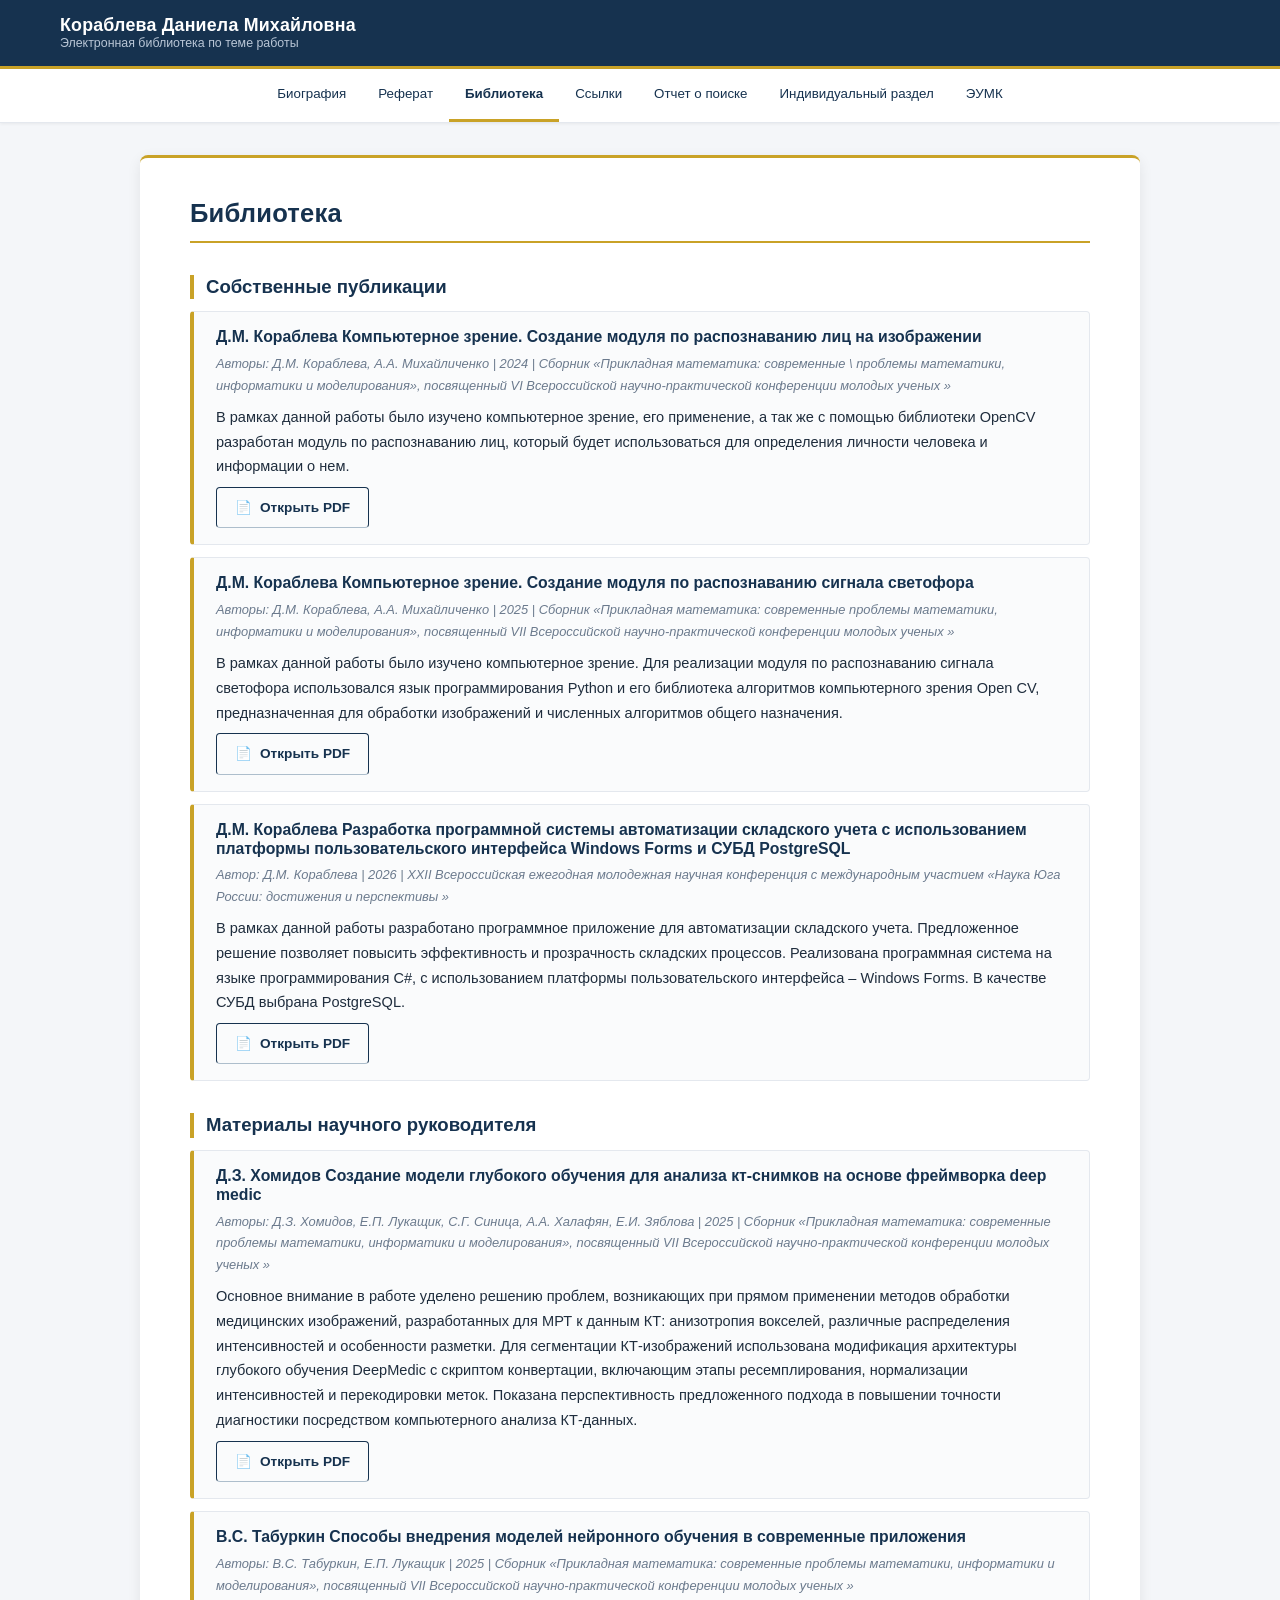
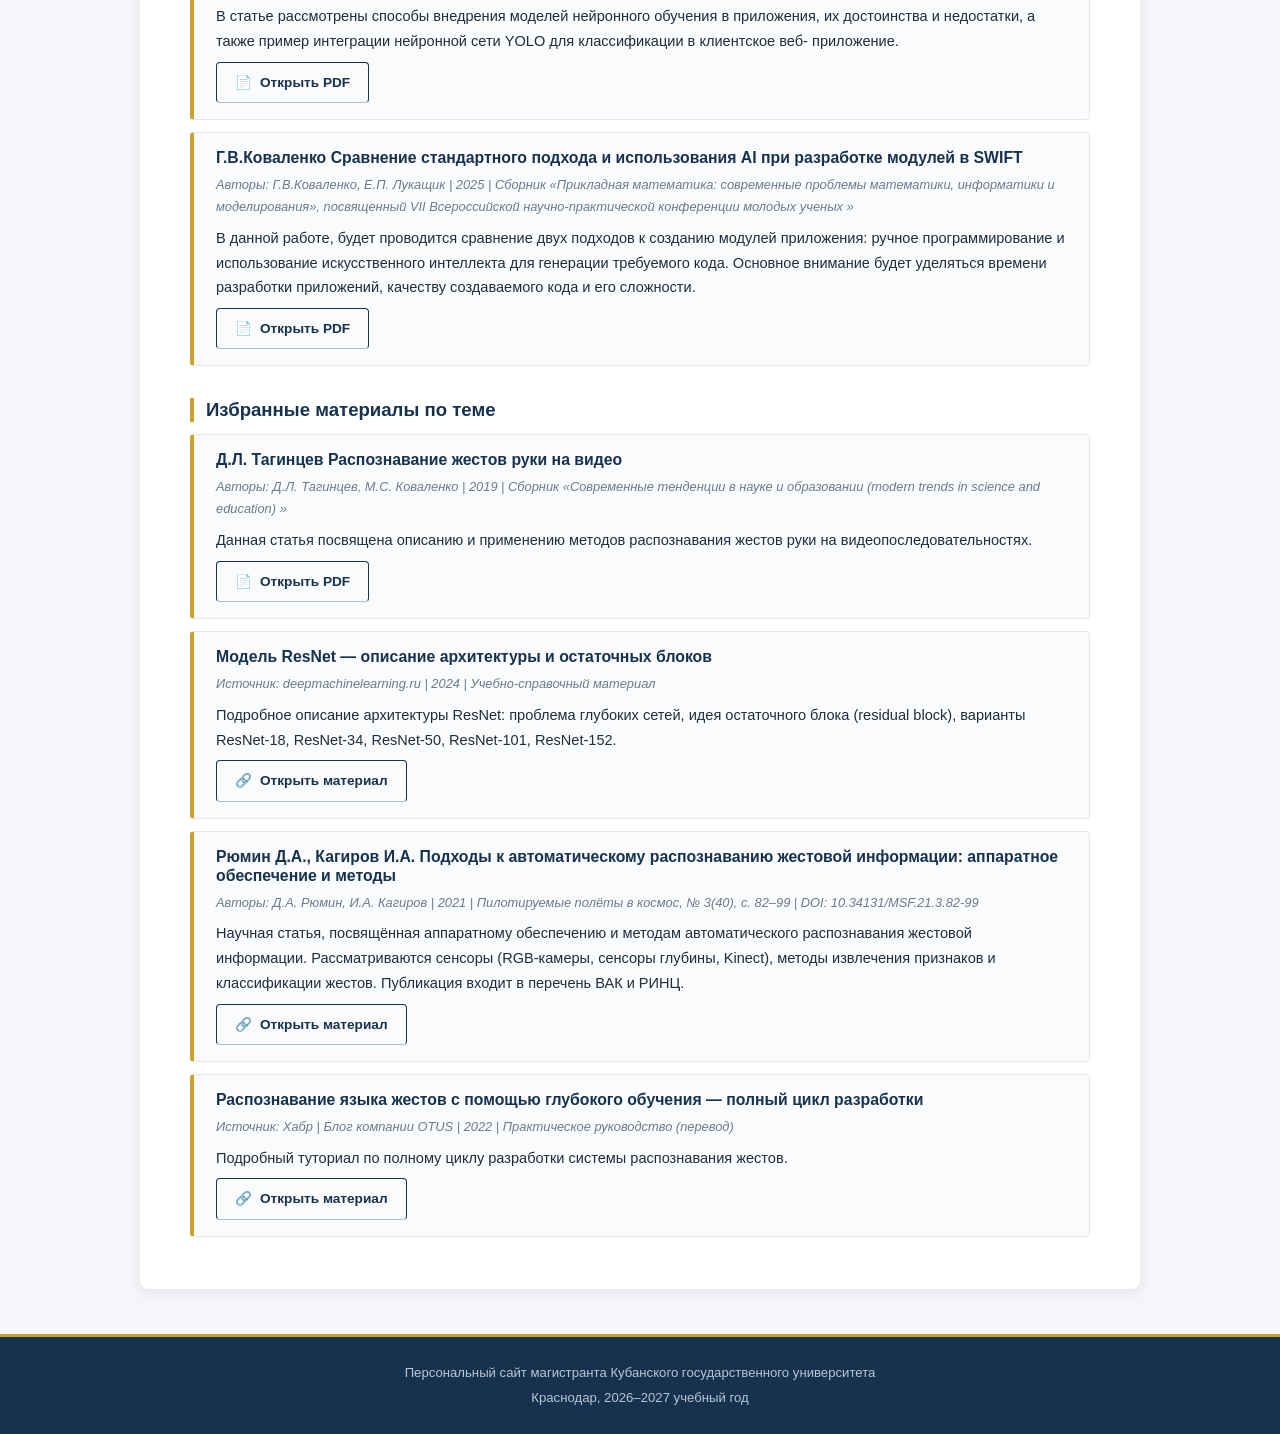
<file: my_site/library/index.htm>
<!DOCTYPE html>
<html lang="ru">
<head>
    <meta charset="UTF-8">
    <meta name="viewport" content="width=device-width, initial-scale=1.0">
    <title>Библиотека Кораблева Д.М.</title>

    <link href="https://cdn.jsdelivr.net/npm/bootstrap@5.3.3/dist/css/bootstrap.min.css" rel="stylesheet">
    <link rel="stylesheet" href="../style.css">
</head>
<body>

<header class="site-header">
    <div class="header-inner">
        <div class="brand">
            <span class="name">Кораблева Даниела Михайловна</span>
            <span class="role">Электронная библиотека по теме работы</span>
        </div>
    
    </div>
</header>

<nav class="main-nav">
    <div class="nav-inner">
        <a href="../index.html">Биография</a>
        <a href="../diss/index.htm">Реферат</a>
        <a href="index.htm" class="active">Библиотека</a>
        <a href="../links/index.htm">Ссылки</a>
        <a href="../links/zvit.htm">Отчет о поиске</a>
        <a href="../ind/index.htm">Индивидуальный раздел</a>
        <a href="../eumk/index.htm">ЭУМК</a>
    </div>
</nav>

<main class="main-container">

    <h1>Библиотека</h1>


    <h2>Собственные публикации</h2>

<div class="lib-item">
        <h4>Д.М. Кораблева Компьютерное зрение. Создание модуля по распознаванию лиц на изображении</h4>
        <p class="meta">Авторы: Д.М. Кораблева, А.А. Михайличенко | 2024 | Сборник «Прикладная математика: современные \
            проблемы математики, информатики и моделирования», посвященный VI Всероссийской научно-практической 
            конференции молодых ученых »</p>
        <p>В рамках данной работы было изучено компьютерное зрение, его применение, а так же с помощью библиотеки 
            OpenCV разработан модуль по распознаванию лиц, который будет использоваться для определения личности 
            человека и информации о нем.</p>
        <a href="Publication_2024.pdf" target="_blank" rel="noopener" class="btn-open-pdf">
            <span class="icon">📄</span> Открыть PDF
        </a>
    </div>

<div class="lib-item">
        <h4>Д.М. Кораблева Компьютерное зрение. Создание модуля по распознаванию сигнала светофора</h4>
        <p class="meta">Авторы: Д.М. Кораблева, А.А. Михайличенко | 2025 | Сборник «Прикладная математика: современные 
            проблемы математики, информатики и моделирования», посвященный VII Всероссийской научно-практической конференции молодых ученых »</p>
        <p>В рамках данной работы было изучено компьютерное зрение. Для реализации
модуля по распознаванию сигнала светофора использовался язык программирования Python
и его библиотека алгоритмов компьютерного зрения Open CV, предназначенная для
обработки изображений и численных алгоритмов общего назначения.</p>
        <a href="Publication_2025.pdf" target="_blank" rel="noopener" class="btn-open-pdf">
            <span class="icon">📄</span> Открыть PDF
        </a>
    </div>
    <div class="lib-item">
        <h4>Д.М. Кораблева Разработка программной системы автоматизации складского учета с использованием платформы пользовательского интерфейса Windows Forms и СУБД PostgreSQL</h4>
        <p class="meta">Автор: Д.М. Кораблева | 2026 | XXII Всероссийская ежегодная молодежная научная конференция с международным
участием «Наука Юга России: достижения и перспективы »</p>
        <p>В рамках данной работы разработано программное приложение для автоматизации складского учета. Предложенное решение позволяет повысить 
            эффективность и прозрачность складских процессов. Реализована программная система на языке программирования С#, с
             использованием платформы пользовательского интерфейса – Windows Forms. В качестве СУБД выбрана PostgreSQL.</p>
        <a href="Publication_2026.pdf" target="_blank" rel="noopener" class="btn-open-pdf">
            <span class="icon">📄</span> Открыть PDF
        </a>
    </div>

    <h2>Материалы научного руководителя</h2>

<div class="lib-item">
        <h4>Д.З. Хомидов Создание модели глубокого обучения для анализа кт-снимков на основе фреймворка deep medic</h4>
        <p class="meta">Авторы: Д.З. Хомидов, Е.П. Лукащик, С.Г. Синица, А.А. Халафян, Е.И. Зяблова  | 2025 | Сборник «Прикладная математика: современные 
            проблемы математики, информатики и моделирования», посвященный VII Всероссийской научно-практической конференции молодых ученых »</p>
        <p>Основное внимание в работе уделено решению проблем, возникающих при прямом применении методов обработки медицинских изображений, 
            разработанных для МРТ к данным КТ: анизотропия вокселей, различные распределения интенсивностей и особенности разметки. 
            Для сегментации КТ-изображений использована модификация архитектуры глубокого обучения DeepMedic с скриптом конвертации, 
            включающим этапы ресемплирования, нормализации интенсивностей и перекодировки меток. Показана перспективность предложенного 
            подхода в повышении точности диагностики посредством компьютерного анализа КТ-данных.</p>
        <a href="Publication_Scientific_supervisor_2025_1.pdf" target="_blank" rel="noopener" class="btn-open-pdf">
            <span class="icon">📄</span> Открыть PDF
        </a>
    </div>
<div class="lib-item">
        <h4>В.С. Табуркин Способы внедрения моделей нейронного обучения в современные приложения</h4>
        <p class="meta">Авторы: В.С. Табуркин, Е.П. Лукащик | 2025 | Сборник «Прикладная математика: современные 
            проблемы математики, информатики и моделирования», посвященный VII Всероссийской научно-практической конференции молодых ученых »</p>
        <p>В статье рассмотрены способы внедрения моделей нейронного обучения в приложения, их достоинства и недостатки, а также пример 
            интеграции нейронной сети YOLO для классификации в клиентское веб- приложение.</p>
        <a href="Publication_Scientific_supervisor_2025_2.pdf" target="_blank" rel="noopener" class="btn-open-pdf">
            <span class="icon">📄</span> Открыть PDF
        </a>
    </div>
    <div class="lib-item">
        <h4>Г.В.Коваленко Сравнение стандартного подхода и использования AI при разработке модулей в SWIFT</h4>
        <p class="meta">Авторы: Г.В.Коваленко, Е.П. Лукащик | 2025 | Сборник «Прикладная математика: современные 
            проблемы математики, информатики и моделирования», посвященный VII Всероссийской научно-практической конференции молодых ученых »</p>
        <p>В данной работе, будет проводится сравнение двух подходов к созданию модулей приложения: ручное программирование 
            и использование искусственного интеллекта для генерации требуемого кода. 
            Основное внимание будет уделяться времени разработки приложений, качеству создаваемого кода и его сложности.</p>
        <a href="Publication_Scientific_supervisor_2025_3.pdf" target="_blank" rel="noopener" class="btn-open-pdf">
            <span class="icon">📄</span> Открыть PDF
        </a>
    </div>
    <h2>Избранные материалы по теме</h2>

<div class="lib-item">
        <h4>Д.Л. Тагинцев Распознавание жестов руки на видео</h4>
        <p class="meta">Авторы: Д.Л. Тагинцев, М.С. Коваленко | 2019 | Сборник «Современные тенденции в науке и образовании (modern trends
in science and education) »</p>
        <p>Данная статья посвящена описанию и применению методов распознавания жестов руки на видеопоследовательностях.</p>
        <a href="other_materials_2019.pdf" target="_blank" rel="noopener" class="btn-open-pdf">
            <span class="icon">📄</span> Открыть PDF
        </a>
    </div>

<div class="lib-item">
    <h4>Модель ResNet — описание архитектуры и остаточных блоков</h4>
    <p class="meta">Источник: deepmachinelearning.ru | 2024 | Учебно-справочный материал</p>
    <p>
        Подробное описание архитектуры ResNet: проблема глубоких сетей, идея 
        остаточного блока (residual block), варианты ResNet-18, ResNet-34, 
        ResNet-50, ResNet-101, ResNet-152. 
    </p>
    <a href="https://deepmachinelearning.ru/docs/Neural-networks/Convolutional-architectures/ResNet"
       target="_blank" rel="noopener" class="btn-open-pdf">
        <span class="icon">🔗</span> Открыть материал
    </a>
</div>

<div class="lib-item">
    <h4>Рюмин Д.А., Кагиров И.А. Подходы к автоматическому распознаванию жестовой информации: аппаратное обеспечение и методы</h4>
    <p class="meta">Авторы: Д.А. Рюмин, И.А. Кагиров | 2021 | Пилотируемые полёты в космос, № 3(40), с. 82–99 | DOI: 10.34131/MSF.21.3.82-99</p>
    <p>
        Научная статья, посвящённая аппаратному обеспечению и методам автоматического 
        распознавания жестовой информации. Рассматриваются сенсоры (RGB-камеры, 
        сенсоры глубины, Kinect), методы извлечения признаков и классификации жестов. 
        Публикация входит в перечень ВАК и РИНЦ.
    </p>
    <a href="https://doi.org/10.34131/MSF.21.3.82-99"
       target="_blank" rel="noopener" class="btn-open-pdf">
        <span class="icon">🔗</span> Открыть материал
    </a>
</div>
<div class="lib-item">
    <h4>Распознавание языка жестов с помощью глубокого обучения — полный цикл разработки</h4>
    <p class="meta">Источник: Хабр | Блог компании OTUS | 2022 | Практическое руководство (перевод)</p>
    <p>
        Подробный туториал по полному циклу разработки системы распознавания 
        жестов.
    </p>
    <a href="https://habr.com/ru/companies/otus/articles/686428/"
       target="_blank" rel="noopener" class="btn-open-pdf">
        <span class="icon">🔗</span> Открыть материал
    </a>
</div>
</main>

<footer class="site-footer">
    <p>Персональный сайт магистранта Кубанского государственного университета</p>
    <p>Краснодар, 2026–2027 учебный год</p>
</footer>

</body>
</html>
</file>
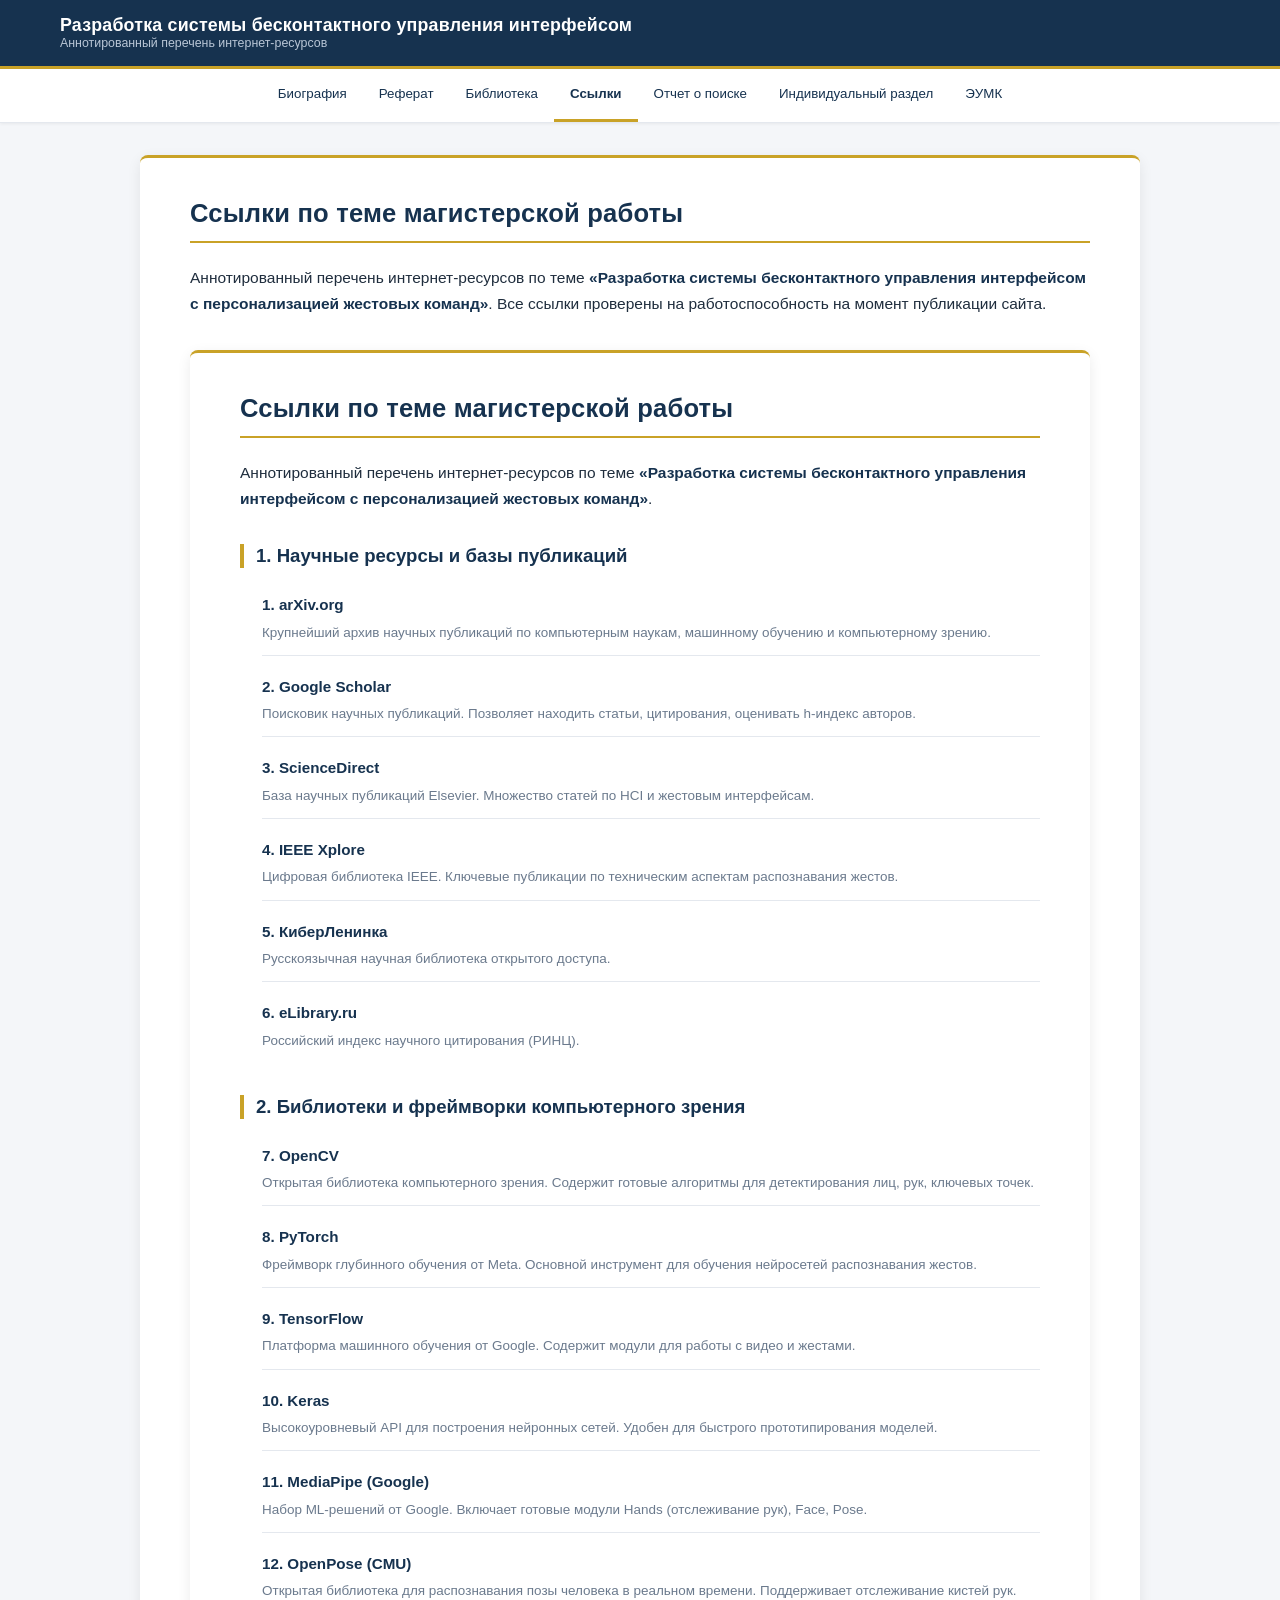
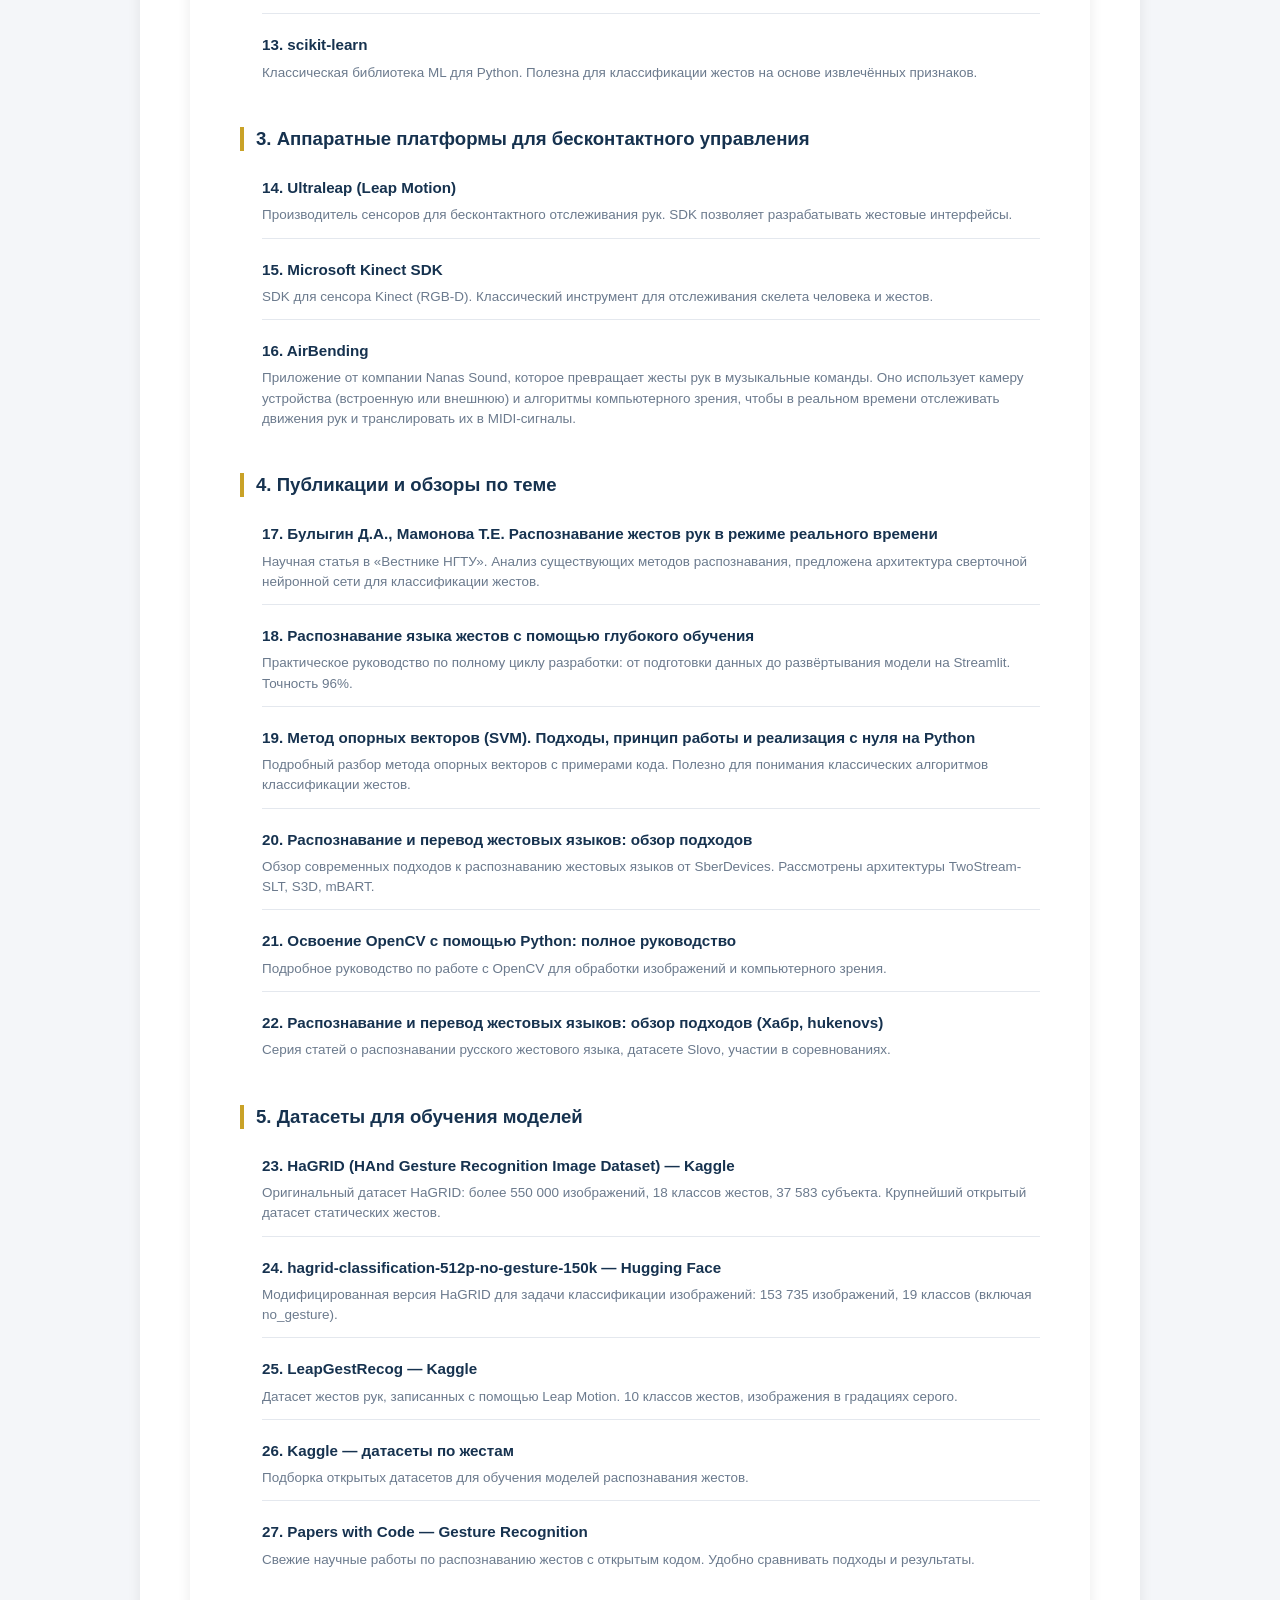
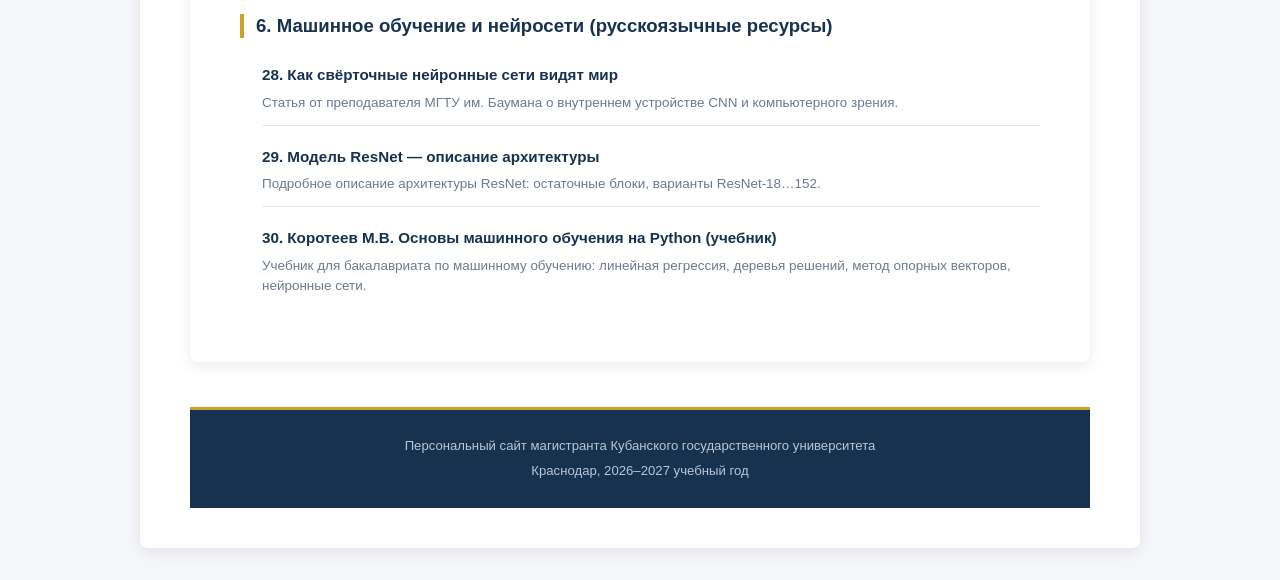
<file: my_site/links/index.htm>
<!DOCTYPE html>
<html lang="ru">
<head>
    <meta charset="UTF-8">
    <meta name="viewport" content="width=device-width, initial-scale=1.0">
    <title>Ссылки — Разработка системы бесконтактного управления интерфейсом</title>

    <link href="https://cdn.jsdelivr.net/npm/bootstrap@5.3.3/dist/css/bootstrap.min.css" rel="stylesheet">
    <link rel="stylesheet" href="../style.css">
</head>
<body>

<header class="site-header">
    <div class="header-inner">
        <div class="brand">
            <span class="name">Разработка системы бесконтактного управления интерфейсом</span>
            <span class="role">Аннотированный перечень интернет-ресурсов</span>
        </div>
    </div>
</header>

<nav class="main-nav">
    <div class="nav-inner">
        <a href="../index.html">Биография</a>
        <a href="../diss/index.htm">Реферат</a>
        <a href="../library/index.htm">Библиотека</a>
        <a href="index.htm" class="active">Ссылки</a>
        <a href="zvit.htm">Отчет о поиске</a>
        <a href="../ind/index.htm">Индивидуальный раздел</a>
        <a href="../eumk/index.htm">ЭУМК</a>
    </div>
</nav>

<main class="main-container">

    <h1>Ссылки по теме магистерской работы</h1>

    <p>
        Аннотированный перечень интернет-ресурсов по теме 
        <strong>«Разработка системы бесконтактного управления интерфейсом 
        с персонализацией жестовых команд»</strong>. Все ссылки проверены 
        на работоспособность на момент публикации сайта.
    </p>

<main class="main-container">

    <h1>Ссылки по теме магистерской работы</h1>

    <p>
        Аннотированный перечень интернет-ресурсов по теме 
        <strong>«Разработка системы бесконтактного управления интерфейсом 
        с персонализацией жестовых команд»</strong>.
    </p>

    <!-- ======================= 1 ======================= -->
    <h2>1. Научные ресурсы и базы публикаций</h2>
    <ul class="links-list">
        <li>
            <span class="link-title"><a href="https://arxiv.org/" target="_blank">1. arXiv.org</a></span>
            <span class="link-desc">Крупнейший архив научных публикаций по компьютерным наукам, машинному обучению и компьютерному зрению.</span>
        </li>
        <li>
            <span class="link-title"><a href="https://scholar.google.com/" target="_blank">2. Google Scholar</a></span>
            <span class="link-desc">Поисковик научных публикаций. Позволяет находить статьи, цитирования, оценивать h-индекс авторов.</span>
        </li>
        <li>
            <span class="link-title"><a href="https://www.sciencedirect.com/" target="_blank">3. ScienceDirect</a></span>
            <span class="link-desc">База научных публикаций Elsevier. Множество статей по HCI и жестовым интерфейсам.</span>
        </li>
        <li>
            <span class="link-title"><a href="https://ieeexplore.ieee.org/" target="_blank">4. IEEE Xplore</a></span>
            <span class="link-desc">Цифровая библиотека IEEE. Ключевые публикации по техническим аспектам распознавания жестов.</span>
        </li>
        <li>
            <span class="link-title"><a href="https://cyberleninka.ru/" target="_blank">5. КиберЛенинка</a></span>
            <span class="link-desc">Русскоязычная научная библиотека открытого доступа.</span>
        </li>
        <li>
            <span class="link-title"><a href="https://elibrary.ru/" target="_blank">6. eLibrary.ru</a></span>
            <span class="link-desc">Российский индекс научного цитирования (РИНЦ).</span>
        </li>
    </ul>

    <!-- ======================= 2 ======================= -->
    <h2>2. Библиотеки и фреймворки компьютерного зрения</h2>
    <ul class="links-list">
        <li>
            <span class="link-title"><a href="https://opencv.org/" target="_blank">7. OpenCV</a></span>
            <span class="link-desc">Открытая библиотека компьютерного зрения. Содержит готовые алгоритмы для детектирования лиц, рук, ключевых точек.</span>
        </li>
        <li>
            <span class="link-title"><a href="https://pytorch.org/" target="_blank">8. PyTorch</a></span>
            <span class="link-desc">Фреймворк глубинного обучения от Meta. Основной инструмент для обучения нейросетей распознавания жестов.</span>
        </li>
        <li>
            <span class="link-title"><a href="https://www.tensorflow.org/" target="_blank">9. TensorFlow</a></span>
            <span class="link-desc">Платформа машинного обучения от Google. Содержит модули для работы с видео и жестами.</span>
        </li>
        <li>
            <span class="link-title"><a href="https://keras.io/" target="_blank">10. Keras</a></span>
            <span class="link-desc">Высокоуровневый API для построения нейронных сетей. Удобен для быстрого прототипирования моделей.</span>
        </li>
        <li>
            <span class="link-title"><a href="https://developers.google.com/mediapipe" target="_blank">11. MediaPipe (Google)</a></span>
            <span class="link-desc">Набор ML-решений от Google. Включает готовые модули Hands (отслеживание рук), Face, Pose.</span>
        </li>
        <li>
            <span class="link-title"><a href="https://github.com/CMU-Perceptual-Computing-Lab/openpose" target="_blank">12. OpenPose (CMU)</a></span>
            <span class="link-desc">Открытая библиотека для распознавания позы человека в реальном времени. Поддерживает отслеживание кистей рук.</span>
        </li>
        <li>
            <span class="link-title"><a href="https://scikit-learn.org/" target="_blank">13. scikit-learn</a></span>
            <span class="link-desc">Классическая библиотека ML для Python. Полезна для классификации жестов на основе извлечённых признаков.</span>
        </li>
    </ul>

    <!-- ======================= 3 ======================= -->
    <h2>3. Аппаратные платформы для бесконтактного управления</h2>
    <ul class="links-list">
        <li>
            <span class="link-title"><a href="https://www.ultraleap.com/" target="_blank">14. Ultraleap (Leap Motion)</a></span>
            <span class="link-desc">Производитель сенсоров для бесконтактного отслеживания рук. SDK позволяет разрабатывать жестовые интерфейсы.</span>
        </li>
        <li>
            <span class="link-title"><a href="https://developer.microsoft.com/en-us/windows/kinect/" target="_blank">15. Microsoft Kinect SDK</a></span>
            <span class="link-desc">SDK для сенсора Kinect (RGB-D). Классический инструмент для отслеживания скелета человека и жестов.</span>
        </li>
               <li>
            <span class="link-title"><a href="https://www.nanas.ee/airbending" target="_blank">16. AirBending</a></span>
            <span class="link-desc">Приложение от компании Nanas Sound, которое превращает жесты рук в музыкальные команды.  Оно использует камеру устройства (встроенную или внешнюю) и алгоритмы компьютерного зрения, чтобы в реальном времени отслеживать движения рук и транслировать их в MIDI-сигналы. 
</span>
        </li>
    </ul>

    <!-- ======================= 4 ======================= -->
    <h2>4. Публикации и обзоры по теме </h2>
    <ul class="links-list">
        <li>
            <span class="link-title"><a href="https://journals.nstu.ru/vestnik/catalogue/contents/view_article?id=23382" target="_blank">17. Булыгин Д.А., Мамонова Т.Е. Распознавание жестов рук в режиме реального времени</a></span>
            <span class="link-desc">Научная статья в «Вестнике НГТУ». Анализ существующих методов распознавания, предложена архитектура сверточной нейронной сети для классификации жестов.</span>
        </li>
        <li>
            <span class="link-title"><a href="https://habr.com/ru/companies/otus/articles/686428/" target="_blank">18. Распознавание языка жестов с помощью глубокого обучения</a></span>
            <span class="link-desc">Практическое руководство по полному циклу разработки: от подготовки данных до развёртывания модели на Streamlit. Точность 96%.</span>
        </li>
        <li>
            <span class="link-title"><a href="https://habr.com/ru/articles/802185/" target="_blank">19. Метод опорных векторов (SVM). Подходы, принцип работы и реализация с нуля на Python</a></span>
            <span class="link-desc">Подробный разбор метода опорных векторов с примерами кода. Полезно для понимания классических алгоритмов классификации жестов.</span>
        </li>
        <li>
            <span class="link-title"><a href="https://habr.com/ru/companies/sberdevices/articles/792660/" target="_blank">20. Распознавание и перевод жестовых языков: обзор подходов</a></span>
            <span class="link-desc">Обзор современных подходов к распознаванию жестовых языков от SberDevices. Рассмотрены архитектуры TwoStream-SLT, S3D, mBART.</span>
        </li>
        <li>
            <span class="link-title"><a href="https://vc.ru/u/1389654-machine-learning/661520-osvoenie-opencv-s-pomoshchyu-python-polnoe-rukovodstvo-po-obrabotke-izobrazheniy-i-kompyuternomu-zreniyu" target="_blank">21. Освоение OpenCV с помощью Python: полное руководство</a></span>
            <span class="link-desc">Подробное руководство по работе с OpenCV для обработки изображений и компьютерного зрения.</span>
        </li>
        <li>
            <span class="link-title"><a href="https://habr.com/ru/users/hukenovs/bookmarks/articles/page1/" target="_blank">22. Распознавание и перевод жестовых языков: обзор подходов (Хабр, hukenovs)</a></span>
            <span class="link-desc">Серия статей о распознавании русского жестового языка, датасете Slovo, участии в соревнованиях.</span>
        </li>
    </ul>

    <!-- ======================= 5 ======================= -->
    <h2>5. Датасеты для обучения моделей</h2>
    <ul class="links-list">
        <li>
            <span class="link-title"><a href="https://www.kaggle.com/datasets/kapitanov/hagrid" target="_blank">23. HaGRID (HAnd Gesture Recognition Image Dataset) — Kaggle</a></span>
            <span class="link-desc">Оригинальный датасет HaGRID: более 550 000 изображений, 18 классов жестов, 37 583 субъекта. Крупнейший открытый датасет статических жестов.</span>
        </li>
        <li>
            <span class="link-title"><a href="https://huggingface.co/datasets/cj-mills/hagrid-classification-512p-no-gesture-150k" target="_blank">24. hagrid-classification-512p-no-gesture-150k — Hugging Face</a></span>
            <span class="link-desc">Модифицированная версия HaGRID для задачи классификации изображений: 153 735 изображений, 19 классов (включая no_gesture).</span>
        </li>
        <li>
            <span class="link-title"><a href="https://www.kaggle.com/datasets/gti-upm/leapgestrecog" target="_blank">25. LeapGestRecog — Kaggle</a></span>
            <span class="link-desc">Датасет жестов рук, записанных с помощью Leap Motion. 10 классов жестов, изображения в градациях серого.</span>
        </li>
        <li>
            <span class="link-title"><a href="https://www.kaggle.com/datasets?search=gesture" target="_blank">26. Kaggle — датасеты по жестам</a></span>
            <span class="link-desc">Подборка открытых датасетов для обучения моделей распознавания жестов.</span>
        </li>
        <li>
            <span class="link-title"><a href="https://paperswithcode.com/task/gesture-recognition" target="_blank">27. Papers with Code — Gesture Recognition</a></span>
            <span class="link-desc">Свежие научные работы по распознаванию жестов с открытым кодом. Удобно сравнивать подходы и результаты.</span>
        </li>
    </ul>

    <!-- ======================= 6 ======================= -->
    <h2>6. Машинное обучение и нейросети (русскоязычные ресурсы)</h2>
    <ul class="links-list">
        <li>
            <span class="link-title"><a href="https://habr.com/ru/users/yvoln/articles/" target="_blank">28. Как свёрточные нейронные сети видят мир</a></span>
            <span class="link-desc">Статья от преподавателя МГТУ им. Баумана о внутреннем устройстве CNN и компьютерного зрения.</span>
        </li>
        <li>
            <span class="link-title"><a href="https://deepmachinelearning.ru/docs/Neural-networks/Convolutional-architectures/ResNet" target="_blank">29. Модель ResNet — описание архитектуры</a></span>
            <span class="link-desc">Подробное описание архитектуры ResNet: остаточные блоки, варианты ResNet-18…152.</span>
        </li>
        <li>
            <span class="link-title"><a href="https://library.bmstu.ru/Catalog/Details/590878" target="_blank">30. Коротеев М.В. Основы машинного обучения на Python (учебник)</a></span>
            <span class="link-desc">Учебник для бакалавриата по машинному обучению: линейная регрессия, деревья решений, метод опорных векторов, нейронные сети.</span>
        </li>
    </ul>

</main>

<footer class="site-footer">
    <p>Персональный сайт магистранта Кубанского государственного университета</p>
    <p>Краснодар, 2026–2027 учебный год</p>
</footer>

</body>
</html>
</file>
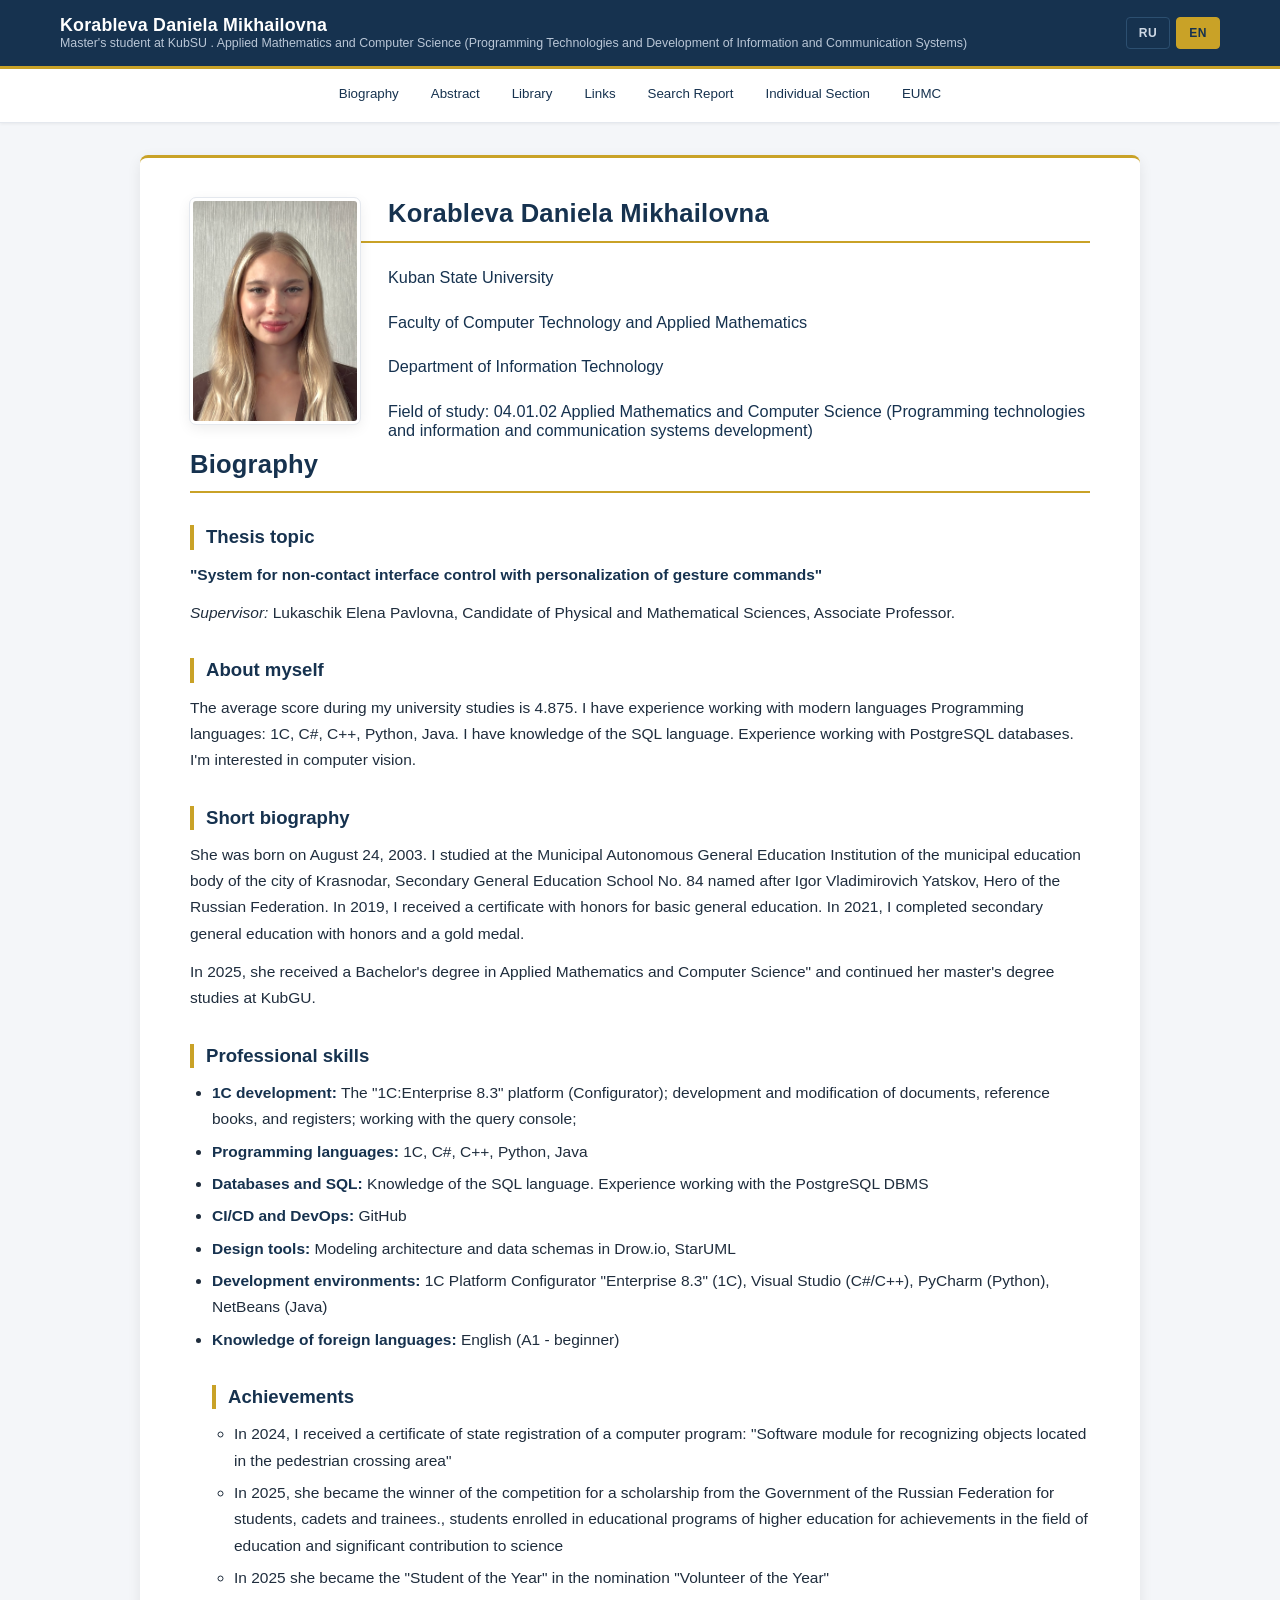
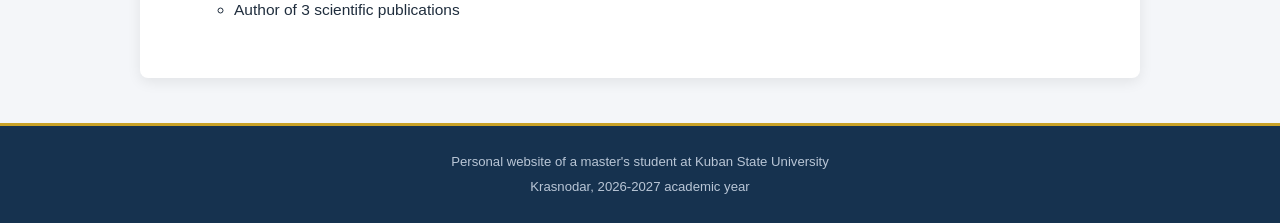
<file: my_site/indexe.htm>
<!DOCTYPE html>
<html lang="en">
<head>
    <meta charset="UTF-8">
    <meta name="viewport" content="width=device-width, initial-scale=1.0">
    <title>Master's student: Daniela Mikhailovna Korableva</title>
    <meta name="description" content="Personal website of master's student Daniela Mikhailovna Korableva, Kuban State University">
    <link href="https://cdn.jsdelivr.net/npm/bootstrap@5.3.3/dist/css/bootstrap.min.css" rel="stylesheet">
    <link rel="stylesheet" href="style.css">
</head>
<body>

<header class="site-header">
    <div class="header-inner">
        <div class="brand">
            <span class="name">Korableva Daniela Mikhailovna</span>
            <span class="role">Master's student at KubSU . Applied Mathematics and Computer Science (Programming Technologies and Development of Information and Communication Systems)</span>
        </div>
        <div class="lang-switch">
            <a href="index.html">RU</a>
            <a href="indexe.htm" class="active">EN</a>
        </div>
    </div>
</header>

<nav class="main-nav">
    <div class="nav-inner">
        <a href="index.htm">Biography</a>
        <a href="diss/index.htm">Abstract</a>
        <a href="library/index.htm">Library</a>
        <a href="links/index.htm">Links</a>
        <a href="links/zvit.htm">Search Report</a>
        <a href="ind/index.htm">Individual Section</a>
        <a href="eumk/index.htm">EUMC</a>
    </div>
</nav>

<main class="main-container clearfix">

    <img src="photo.jpg" alt="Master's student: Daniela Mikhailovna Korableva" class="photo-main">

    <h1>Korableva Daniela Mikhailovna</h4>
    <h4>Kuban State University</h4>
    <h4>Faculty of Computer Technology and Applied Mathematics</h4>
    <h4>Department of Information Technology</h4>
    <h4>Field of study: 04.01.02 Applied Mathematics and Computer Science (Programming technologies and information and communication systems development)</h4>
    <h1>Biography</h1>

    <h2>Thesis topic</h2>
    <p><strong>"System for non-contact interface control with personalization of gesture commands"</strong></p>
    <p><em>Supervisor:</em> Lukaschik Elena Pavlovna, Candidate of Physical and Mathematical Sciences, Associate Professor.</p>

    <h2>About myself</h2>
    <p>
        The average score during my university studies is 4.875. I have experience working with modern languages 
        Programming languages: 1C, C#, C++, Python, Java. I have knowledge of the SQL language. Experience working with PostgreSQL databases.
        I'm interested in computer vision.
    </p>

    <h2>Short biography</h2>
    <p>
        She was born on August 24, 2003. I studied at the Municipal Autonomous General Education Institution of the municipal education body of the city of Krasnodar, Secondary General Education School No.   84 named after Igor Vladimirovich Yatskov, Hero of the Russian Federation.  In 2019, I received a certificate with honors for basic general education.  In 2021, I completed secondary general education with honors and a gold medal.  </p>   <p>
        In 2025, she received a Bachelor's degree in Applied Mathematics and 
        Computer Science" and continued her master's degree studies at KubGU. 
    </p>

    <h2>Professional skills</h2>
    <ul>
        <li><strong>1C development:</strong> The "1C:Enterprise 8.3" platform (Configurator);
            development and modification of documents, reference books, and registers; working with the query console; </li>
        <li><strong>Programming languages:</strong> 1C, C#, C++, Python, Java</li>
        <li><strong>Databases and SQL:</strong> Knowledge of the SQL language. Experience working with the PostgreSQL DBMS</li>
        <li><strong>CI/CD and DevOps:</strong> GitHub</li>
        <li><strong>Design tools:</strong> Modeling architecture and data schemas in Drow.io, StarUML</li>
        <li><strong>Development environments:</strong> 1C Platform Configurator "Enterprise 8.3" (1C), Visual Studio (C#/C++), PyCharm (Python), NetBeans (Java)</li>
        <li><strong>Knowledge of foreign languages:</strong> English (A1 - beginner)

    <h2>Achievements</h2>
    <ul>
        <li>In 2024, I received a certificate of state registration of a computer program:
             "Software module for recognizing objects located in the pedestrian crossing area"</li>
        <li>In 2025, she became the winner of the competition for a scholarship from the Government of the Russian Federation for students, cadets and trainees., 
            students enrolled in educational programs of higher education for achievements in the field of education and significant contribution to science</li>
        <li>In 2025 she became the "Student of the Year" in the nomination "Volunteer of the Year"</li> 
        <li>Author of 3 scientific publications </li>
    </ul>

   

</main>

<footer class="site-footer">
    <p>Personal website of a master's student at Kuban State University</p>
    <p>Krasnodar, 2026-2027 academic year</p>
</footer>

</body>
</html>
</file>
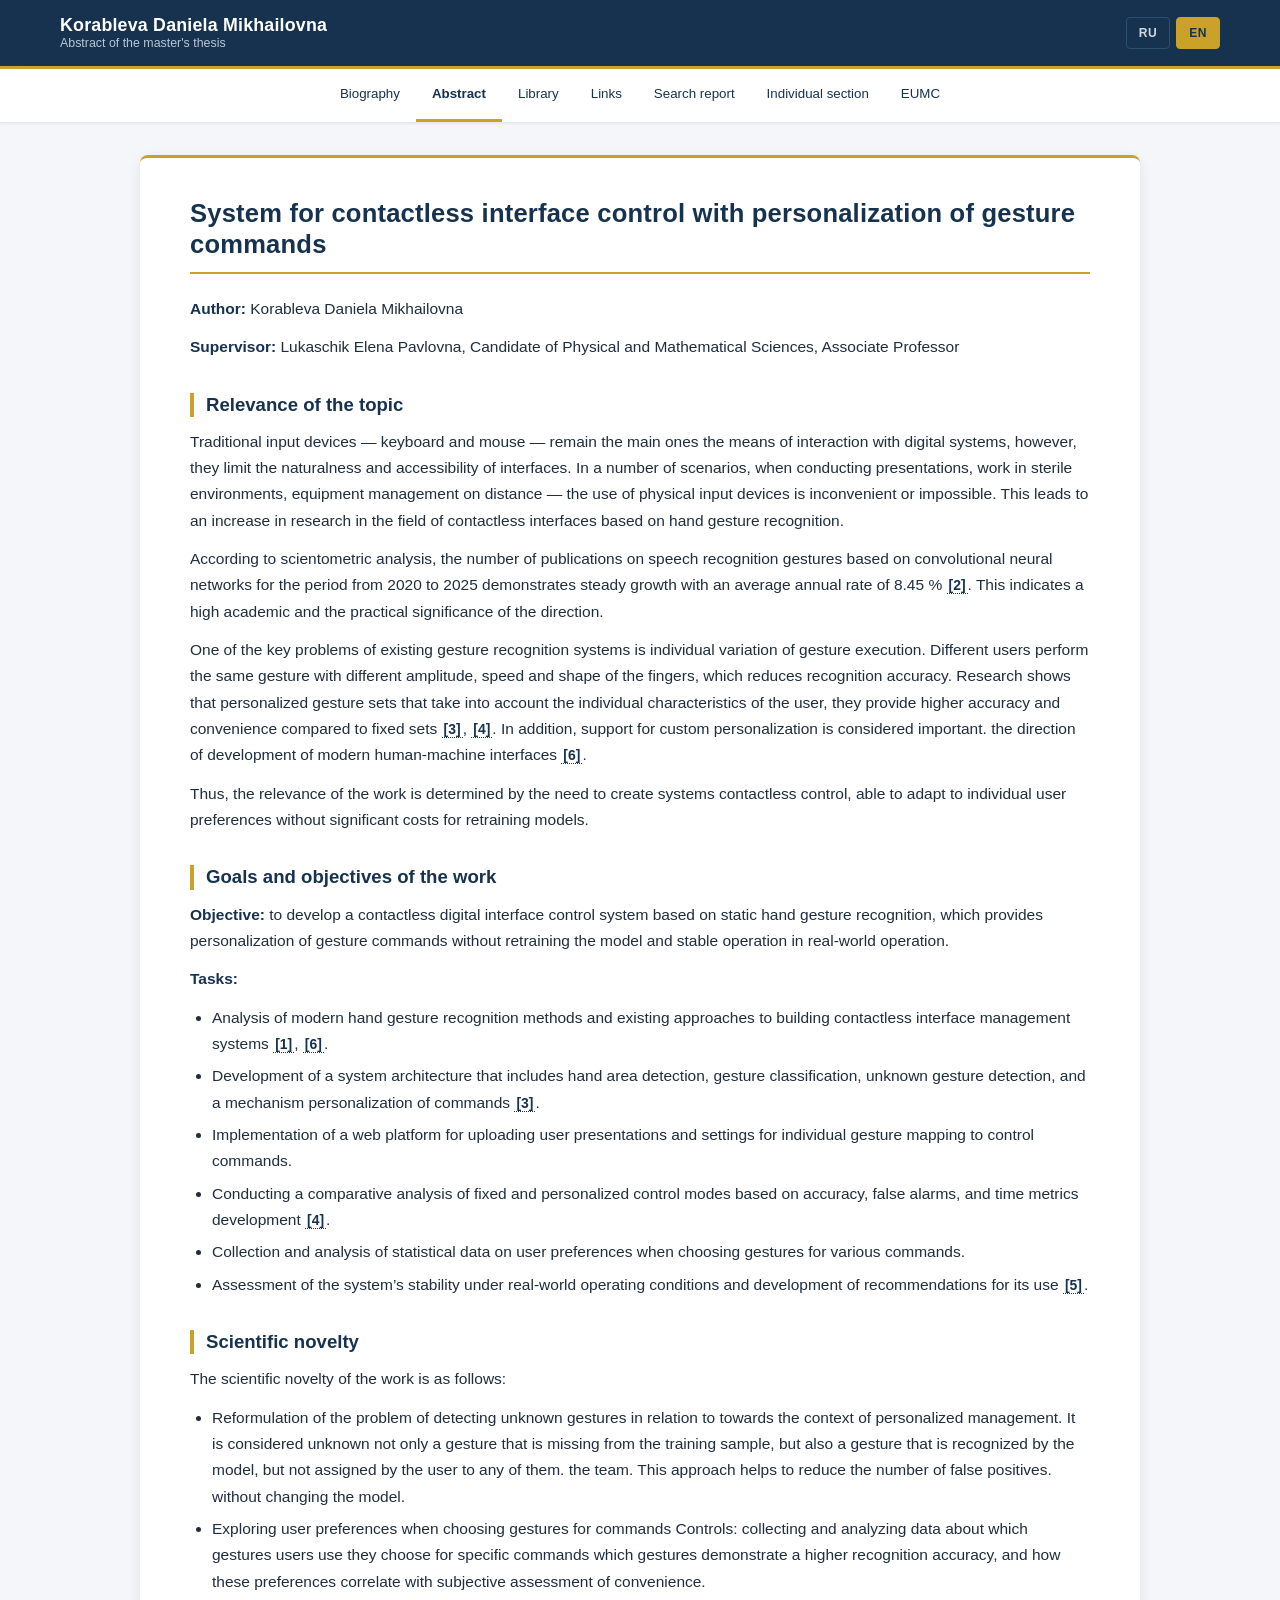
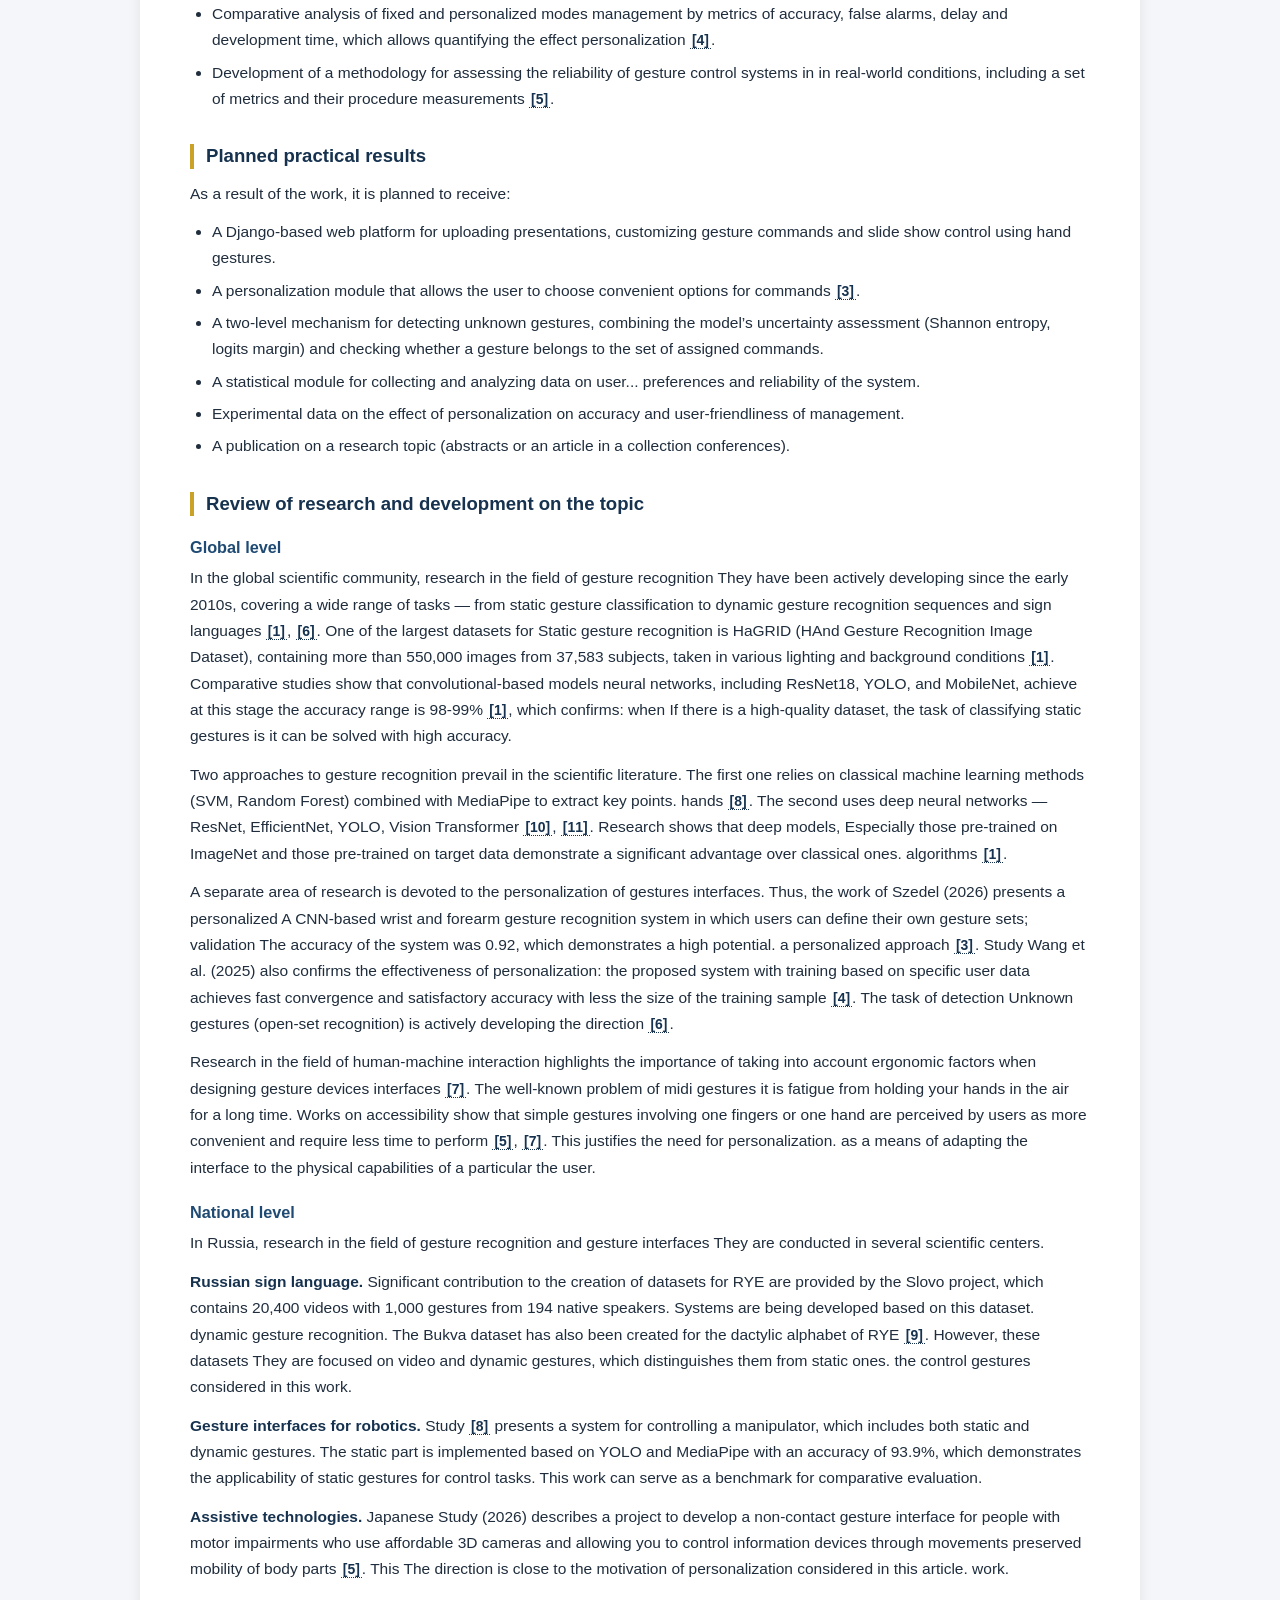
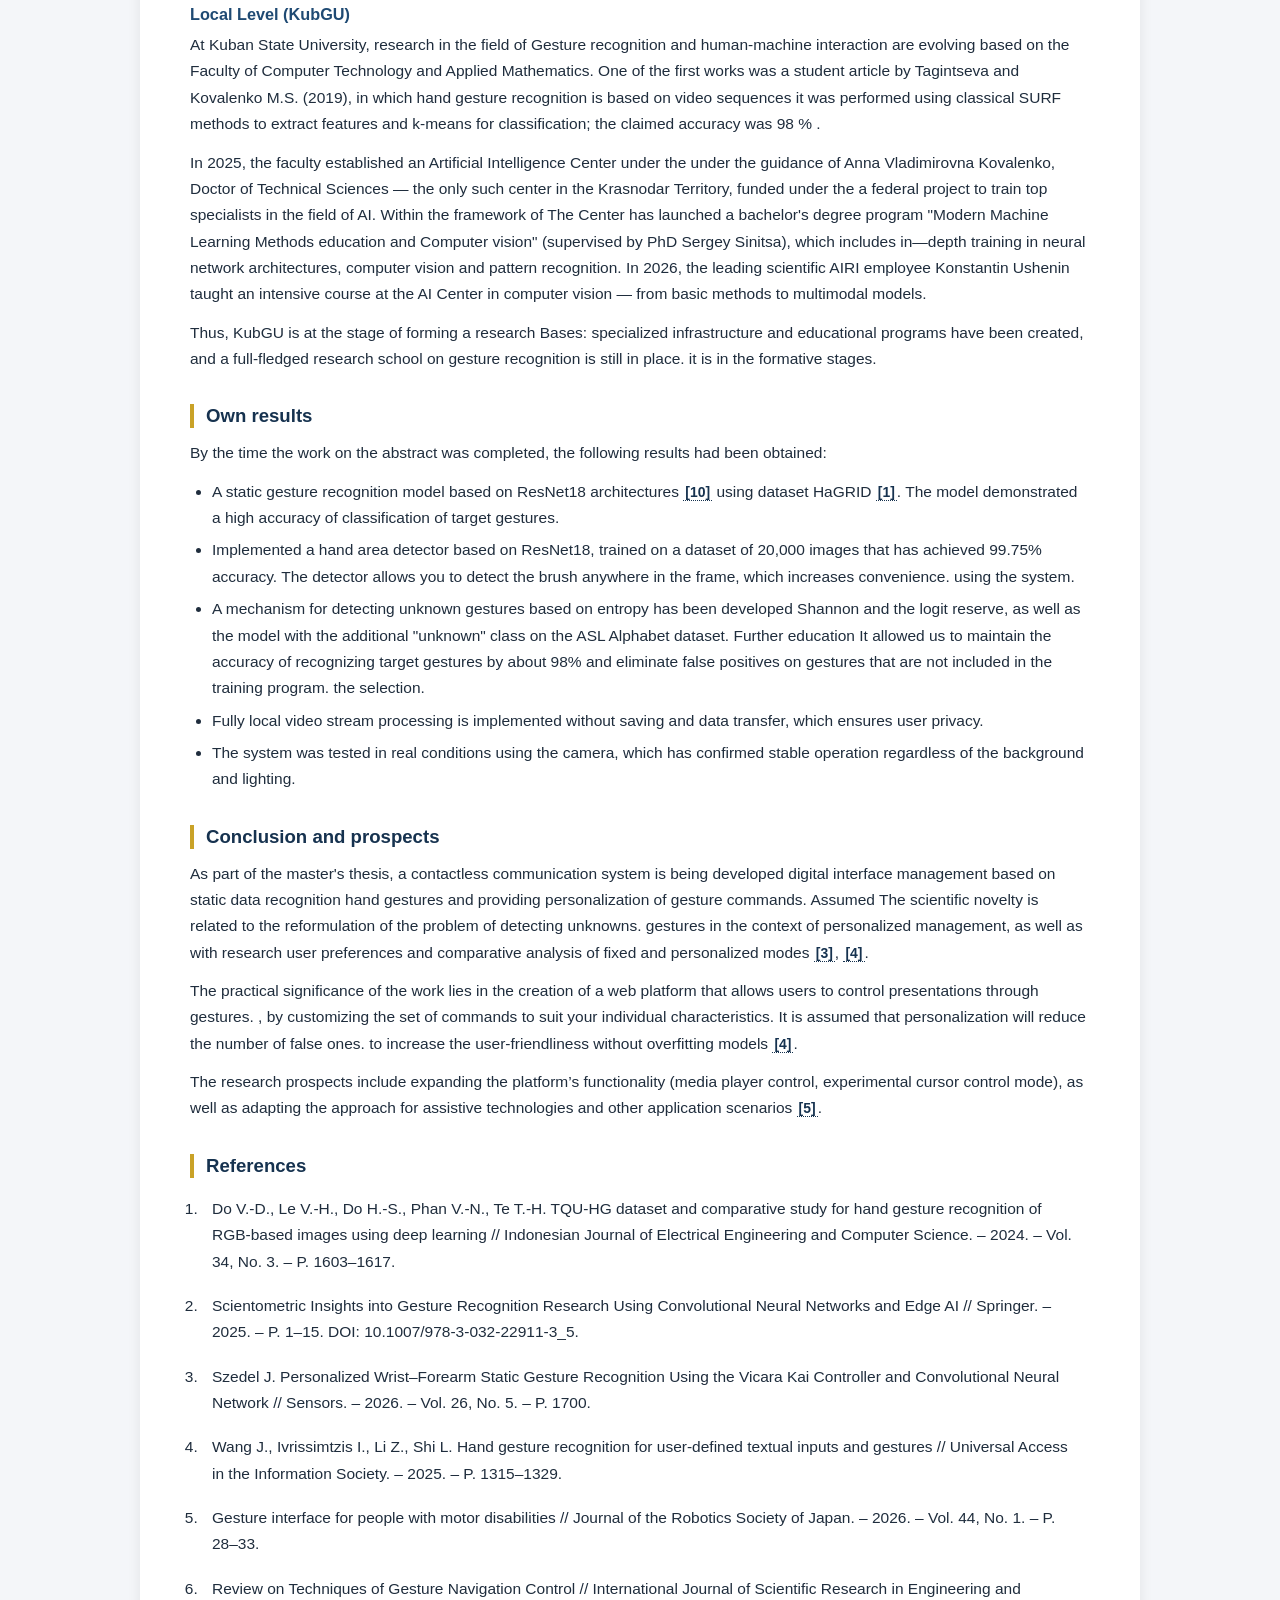
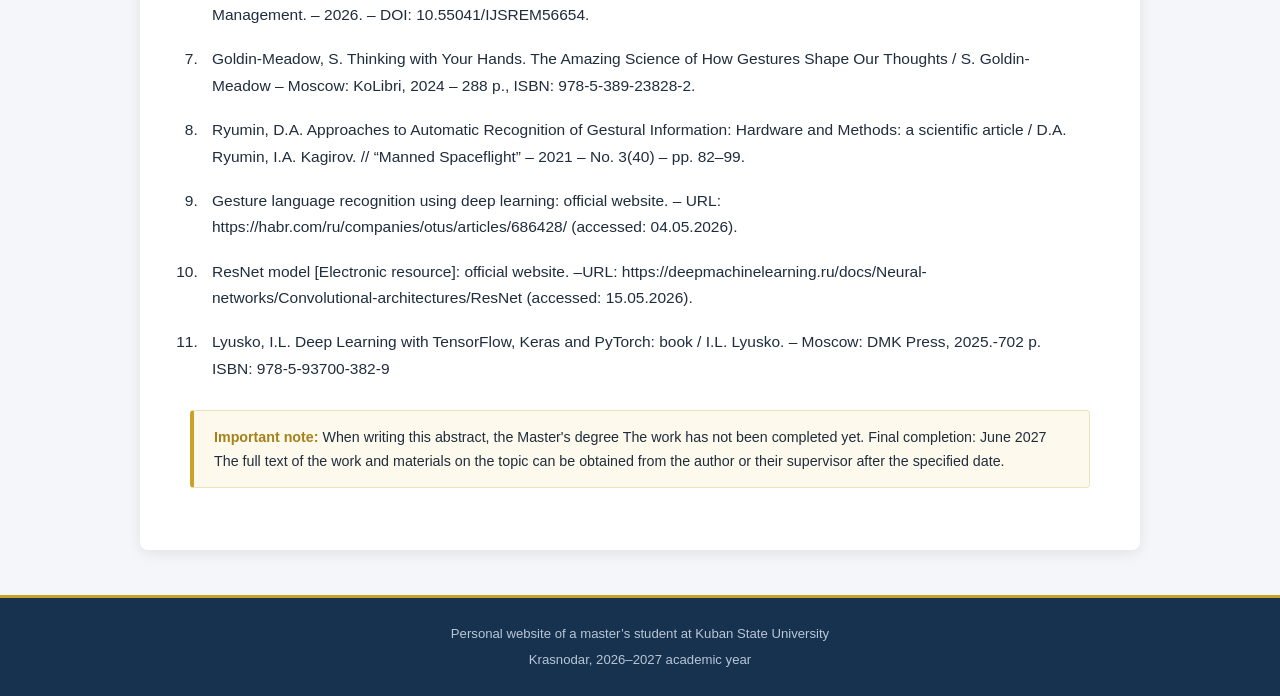
<file: my_site/diss/indexe.htm>
<!DOCTYPE html>
<html lang="en">
<head>
    <meta charset="UTF-8">
    <meta name="viewport" content="width=device-width, initial-scale=1.0">
    <title>Abstract of the dissertation by D.M. Korablev. A system for non‑contact interface control with personalization of gesture commands.</title>

    <link href="https://cdn.jsdelivr.net/npm/bootstrap@5.3.3/dist/css/bootstrap.min.css" rel="stylesheet">
    <link rel="stylesheet" href="../style.css">
</head>
<body>

<header class="site-header">
    <div class="header-inner">
        <div class="brand">
            <span class="name"></span>
           <span class="name">Korableva Daniela Mikhailovna</span>
           <span class="role">Abstract of the master's thesis</span>
        </div>
        <div class="lang-switch">
            <a href="index.htm">RU</a>
            <a href="indexe.htm" class="active">EN</a>
        </div>
    </div>
</header>

<nav class="main-nav">
    <div class="nav-inner">
        <a href="../index.htm">Biography</a>
        <a href="index.htm" class="active">Abstract</a>
        <a href="../library/index.htm">Library</a>
        <a href="../links/index.htm">Links</a>
        <a href="../links/zvit.htm">Search report</a>
        <a href="../ind/index.htm">Individual section</a>
        <a href="../eumk/index.htm">EUMC</a>
    </div>
</nav>

<main class="main-container">

    <h1>System for contactless interface control with personalization of gesture commands</h1>

    <p><strong>Author:</strong> Korableva Daniela Mikhailovna</p>
    <p><strong>Supervisor:</strong> Lukaschik Elena Pavlovna, Candidate of Physical and Mathematical Sciences, Associate Professor</p>

  

    <h2>Relevance of the topic</h2>
<p>
Traditional input devices — keyboard and mouse — remain the main ones 
    the means of interaction with digital systems, however, they limit 
    the naturalness and accessibility of interfaces. In a number of scenarios, when conducting 
    presentations, work in sterile environments, equipment management on 
    distance — the use of physical input devices is inconvenient 
    or impossible. This leads to an increase in research in the field of contactless 
    interfaces based on hand gesture recognition.
</p>
<p>
According to scientometric analysis, the number of publications on speech recognition 
    gestures based on convolutional neural networks for the period from 2020 to 2025 
    demonstrates steady growth with an average annual rate of 8.45 % 
    <a href="#ref2">[2]</a>. This indicates a high academic and 
    the practical significance of the direction.
</p>
<p>
One of the key problems of existing gesture recognition systems is 
    individual variation of gesture execution. Different users perform 
    the same gesture with different amplitude, speed and shape of the fingers, which reduces 
    recognition accuracy. Research shows that personalized 
    gesture sets that take into account the individual characteristics of the user, 
    they provide higher accuracy and convenience compared to fixed 
    sets <a href="#ref3">[3]</a>, <a href="#ref4">[4]</a>. In addition,
support for custom personalization is considered important. 
    the direction of development of modern human-machine interfaces 
    <a href="#ref6">[6]</a>.
</p>
<p>
Thus, the relevance of the work is determined by the need to create systems 
    contactless control, able to adapt to individual 
    user preferences without significant costs for retraining models.
</p>

<h2>Goals and objectives of the work</h2>
<p><strong>Objective:</strong> to develop a contactless digital
interface control system based on static hand gesture recognition, which provides
personalization of gesture commands without retraining the model and stable operation
in real-world operation.</p>
<p><strong>Tasks:</strong></p>
<ul>
    <li>Analysis of modern hand gesture recognition methods and existing 
        approaches to building contactless interface management systems 
        <a href="#ref1">[1]</a>, <a href="#ref6">[6]</a>.</li>
    <li>Development of a system architecture that includes hand area detection,
gesture classification, unknown gesture detection, and a mechanism 
        personalization of commands <a href="#ref3">[3]</a>.</li>
<li>Implementation of a web platform for uploading user presentations and 
        settings for individual gesture mapping to control commands.</li>
    <li>Conducting a comparative analysis of fixed and personalized 
        control modes based on accuracy, false alarms, and time metrics 
        development <a href="#ref4">[4]</a>.</li>
<li>Collection and analysis of statistical data on user preferences  when choosing gestures for various commands. </li>
<li>Assessment of the system’s stability under real‑world operating conditions and  development of recommendations for its use <a href="#ref5">[5]</a>.</li>
</ul>


<h2>Scientific novelty</h2>
<p>The scientific novelty of the work is as follows:</p>
<ul>
    <li>Reformulation of the problem of detecting unknown gestures in relation to 
        towards the context of personalized management. It is considered unknown 
        not only a gesture that is missing from the training sample, but also a gesture
that is recognized by the model, but not assigned by the user to any of them. 
        the team. This approach helps to reduce the number of false positives. 
        without changing the model.</li>
<li>Exploring user preferences when choosing gestures for commands 
        Controls: collecting and analyzing data about which gestures users use 
        they choose for specific commands which gestures demonstrate a higher 
        recognition accuracy, and how these preferences correlate with subjective 
        assessment of convenience.</li>
<li>Comparative analysis of fixed and personalized modes 
        management by metrics of accuracy, false alarms, delay and 
        development time, which allows quantifying the effect 
        personalization <a href="#ref4">[4]</a>.</li>
<li>Development of a methodology for assessing the reliability of gesture control systems in 
        in real-world conditions, including a set of metrics and their procedure 
        measurements <a href="#ref5">[5]</a>.</li>
</ul>

<h2>Planned practical results</h2>
<p>As a result of the work, it is planned to receive:</p>
<ul>
    <li>A Django-based web platform for uploading presentations, customizing 
        gesture commands and slide show control using hand gestures.</li>
    <li>A personalization module that allows the user to choose convenient options for 
                commands <a href="#ref3">[3]</a>.</li>
    <li>A two‑level mechanism for detecting unknown gestures, combining         the model’s uncertainty assessment (Shannon entropy, logits margin) and         checking whether a gesture belongs to the set of assigned commands.</li>
    <li>A statistical module for collecting and analyzing data on user... 
        preferences and reliability of the system.</li>
    <li>Experimental data on the effect of personalization on accuracy and 
        user-friendliness of management.</li>
    <li>A publication on a research topic (abstracts or an article in a collection 
        conferences).</li>
</ul>

<h2>Review of research and development on the topic</h2>

<h3>Global level</h3>
<p>
In the global scientific community, research in the field of gesture recognition 
    They have been actively developing since the early 2010s, covering a wide range of tasks — 
    from static gesture classification to dynamic gesture recognition 
    sequences and sign languages <a href="#ref1">[1]</a>, 
    <a href="#ref6">[6]</a>. One of the largest datasets for 
    Static gesture recognition is HaGRID (HAnd Gesture Recognition 
    Image Dataset), containing more than 550,000 images from 37,583 subjects, 
    taken in various lighting and background conditions <a href="#ref1">[1]</a>. 
    Comparative studies show that convolutional-based models 
    neural networks, including ResNet18, YOLO, and MobileNet, achieve at this stage 
    the accuracy range is 98-99% <a href="#ref1">[1]</a>, which confirms: when 
    If there is a high-quality dataset, the task of classifying static gestures is 
    it can be solved with high accuracy.
</p>
Two approaches to gesture recognition prevail in the scientific literature.
 
    The first one relies on classical machine learning methods (SVM,
Random Forest) combined with MediaPipe to extract key points. 
    hands <a href="#ref8">[8]</a>. The second uses deep neural networks — 
    ResNet, EfficientNet, YOLO, Vision Transformer <a href="#ref10">[10]</a>, 
    <a href="#ref11">[11]</a>. Research shows that deep models, 
    Especially those pre-trained on ImageNet and those pre-trained on target data
demonstrate a significant advantage over classical ones. 
    algorithms <a href="#ref1">[1]</a>.
</p>
<p>
A separate area of research is devoted to the personalization of gestures 
    interfaces. Thus, the work of Szedel (2026) presents a personalized 
    A CNN-based wrist and forearm gesture recognition system in which 
    users can define their own gesture sets; validation 
    The accuracy of the system was 0.92, which demonstrates a high potential. 
    a personalized approach <a href="#ref3">[3]</a>. Study 
    Wang et al. (2025) also confirms the effectiveness of personalization:
the proposed system with training based on specific user data 
    achieves fast convergence and satisfactory accuracy with less 
    the size of the training sample <a href="#ref4">[4]</a>. The task of detection 
    Unknown gestures (open-set recognition) is actively developing 
    the direction <a href="#ref6">[6]</a>.
</p>
<p>
Research in the field of human-machine interaction highlights 
    the importance of taking into account ergonomic factors when designing gesture devices 
    interfaces <a href="#ref7">[7]</a>. The well-known problem of midi gestures 
    it is fatigue from holding your hands in the air for a long time. Works
on accessibility show that simple gestures involving one 
    fingers or one hand are perceived by users as more convenient and
require less time to perform <a href="#ref5">[5]</a>, 
    <a href="#ref7">[7]</a>. This justifies the need for personalization. 
    as a means of adapting the interface to the physical capabilities of a particular 
    the user.
</p>

<h3>National level</h3>
<p>
In Russia, research in the field of gesture recognition and gesture interfaces 
    They are conducted in several scientific centers.
</p>
<p>
<strong>Russian sign language.</strong> Significant contribution to the creation of 
    datasets for RYE are provided by the Slovo project, which contains 20,400 videos with 1,000 gestures 
    from 194 native speakers. Systems are being developed based on this dataset. 
    dynamic gesture recognition. The Bukva dataset has also been created for 
    the dactylic alphabet of RYE <a href="#ref9">[9]</a>. However, these datasets 
    They are focused on video and dynamic gestures, which distinguishes them from static ones. 
    the control gestures considered in this work.
</p>
<p>
    <strong>Gesture interfaces for robotics.</strong> Study 
    <a href="#ref8">[8]</a> presents a system for controlling a manipulator, 
    which includes both static and dynamic gestures. The static part 
    is implemented based on YOLO and MediaPipe with an accuracy of 93.9%, which 
    demonstrates the applicability of static gestures for control tasks. This work can serve as a benchmark for comparative evaluation.
</p>
<p>
    <strong>Assistive technologies.</strong> Japanese Study (2026) 
    describes a project to develop a non-contact gesture interface for 
    people with motor impairments who use affordable 3D cameras and 
    allowing you to control information devices through movements 
    preserved mobility of body parts <a href="#ref5">[5]</a>. This 
    The direction is close to the motivation of personalization considered in this article. 
    work.
</p>

<h3>Local Level (KubGU)</h3>
<p>
At Kuban State University, research in the field of 
    Gesture recognition and human-machine interaction are evolving 
    based on the Faculty of Computer Technology and Applied Mathematics. 
    One of the first works was a student article by Tagintseva and Kovalenko M.S. 
    (2019), in which hand gesture recognition is based on video sequences 
    it was performed using classical SURF methods to extract features and 
    k-means for classification; the claimed accuracy was 98 % 
    </a>.
</p>

In 2025, the faculty established an Artificial Intelligence Center under the 
    under the guidance of Anna Vladimirovna Kovalenko, Doctor of Technical Sciences — 
    the only such center in the Krasnodar Territory, funded under the 
    a federal project to train top specialists in the field of AI. Within the framework of 
    The Center has launched a bachelor's degree program "Modern Machine Learning Methods 
    education and Computer vision" (supervised by PhD Sergey Sinitsa),
which includes in—depth training in neural network architectures,
computer vision and pattern recognition. In 2026, the leading scientific 
    AIRI employee Konstantin Ushenin taught an intensive course at the AI Center 
    in computer vision — from basic methods to multimodal 
    models.
</p>
<p>
Thus, KubGU is at the stage of forming a research 
    Bases: specialized infrastructure and educational programs have been created,
and a full-fledged research school on gesture recognition is still in place. 
    it is in the formative stages.
</p>

<h2>Own results</h2>
<p>By the time the work on the abstract was completed, the following results had been obtained:</p>
<ul>
    <li>A static gesture recognition model based on 
        ResNet18 architectures <a href="#ref10">[10]</a> using dataset 
        HaGRID <a href="#ref1">[1]</a>. The model demonstrated a high 
        accuracy of classification of target gestures.</li>
    <li>Implemented a hand area detector based on ResNet18, trained on 
        a dataset of 20,000 images that has achieved 99.75% accuracy. The detector 
        allows you to detect the brush anywhere in the frame, which increases convenience. 
        using the system.</li>
    <li>A mechanism for detecting unknown gestures based on entropy has been developed 
        Shannon and the logit reserve, as well as the model with
the additional "unknown" class on the ASL Alphabet dataset. Further education 
        It allowed us to maintain the accuracy of recognizing target gestures by about 98% and
eliminate false positives on gestures that are not included in the training program. 
        the selection.</li>
<li>Fully local video stream processing is implemented without saving and 
        data transfer, which ensures user privacy.</li>
    <li>The system was tested in real conditions using 
        the camera, which has confirmed stable operation regardless of the background and 
        lighting.</li>
</ul>

<h2>Conclusion and prospects</h2>
<p>
As part of the master's thesis, a contactless communication system is being developed 
    digital interface management based on static data recognition 
    hand gestures and providing personalization of gesture commands. Assumed 
    The scientific novelty is related to the reformulation of the problem of detecting unknowns. 
    gestures in the context of personalized management, as well as with research 
    user preferences and comparative analysis of fixed and 
    personalized modes <a href="#ref3">[3]</a>, 
    <a href="#ref4">[4]</a>.
</p>
The practical significance of the work lies in the creation of a web platform that allows users to control presentations through gestures.

, 
    by customizing the set of commands to suit your individual characteristics. 
    It is assumed that personalization will reduce the number of false ones. 
    to increase the user-friendliness without overfitting 
    models <a href="#ref4">[4]</a>.
</p>
<p>
    The research prospects include expanding the platform’s functionality 
    (media player control, experimental cursor control mode), 
    as well as adapting the approach for assistive technologies and other application 
    scenarios <a href="#ref5">[5]</a>.
</p>

    <h2>References</h2>
    <ol>
      <li id="ref1">Do V.-D., Le V.-H., Do H.-S., Phan V.-N., Te T.-H. TQU-HG dataset and comparative study for hand gesture recognition of RGB-based images using deep learning // Indonesian Journal of Electrical Engineering and Computer Science. – 2024. – Vol. 34, No. 3. – P. 1603–1617.</li>
<li id="ref2">Scientometric Insights into Gesture Recognition Research Using Convolutional Neural Networks and Edge AI // Springer. – 2025. – P. 1–15. DOI: 10.1007/978-3-032-22911-3_5.</li>
<li id="ref3">Szedel J. Personalized Wrist–Forearm Static Gesture Recognition Using the Vicara Kai Controller and Convolutional Neural Network // Sensors. – 2026. – Vol. 26, No. 5. – P. 1700.</li>
<li id="ref4">Wang J., Ivrissimtzis I., Li Z., Shi L. Hand gesture recognition for user-defined textual inputs and gestures // Universal Access in the Information Society. – 2025. – P. 1315–1329.</li>
<li id="ref5">Gesture interface for people with motor disabilities // Journal of the Robotics Society of Japan. – 2026. – Vol. 44, No. 1. – P. 28–33.</li>
<li id="ref6">Review on Techniques of Gesture Navigation Control // International Journal of Scientific Research in Engineering and Management. – 2026. – DOI: 10.55041/IJSREM56654.</li>
<li id="ref7">Goldin‑Meadow, S. Thinking with Your Hands. The Amazing Science of How Gestures Shape Our Thoughts / S. Goldin-Meadow – Moscow: KoLibri, 2024 – 288 p., ISBN: 978-5-389-23828-2.</li>
<li id="ref8">Ryumin, D.A. Approaches to Automatic Recognition of Gestural Information: Hardware and Methods: a scientific article / D.A. Ryumin, I.A. Kagirov. // “Manned Spaceflight” – 2021 – No. 3(40) – pp. 82–99.</li>
<li id="ref9">Gesture language recognition using deep learning: official website. – URL: https://habr.com/ru/companies/otus/articles/686428/ (accessed: 04.05.2026).</li>
<li id="ref10">ResNet model [Electronic resource]: official website. –URL: https://deepmachinelearning.ru/docs/Neural-networks/Convolutional-architectures/ResNet (accessed: 15.05.2026).</li>
<li id="ref11">Lyusko, I.L. Deep Learning with TensorFlow, Keras and PyTorch: book / I.L. Lyusko. – Moscow: DMK Press, 2025.-702 p. ISBN: 978-5-93700-382-9</li>
</ol>
  <div class="notice">
        <strong>Important note:</strong> When writing this abstract, the Master's degree 
        The work has not been completed yet. Final completion: June 2027 
        The full text of the work and materials on the topic can be obtained from the author  or their supervisor after the specified date. 
    </div>
</main>

<footer class="site-footer">
    <p>Personal website of a master’s student at Kuban State University</p>
    <p>Krasnodar, 2026–2027 academic year</p>
</footer>

</body>
</html>
</file>
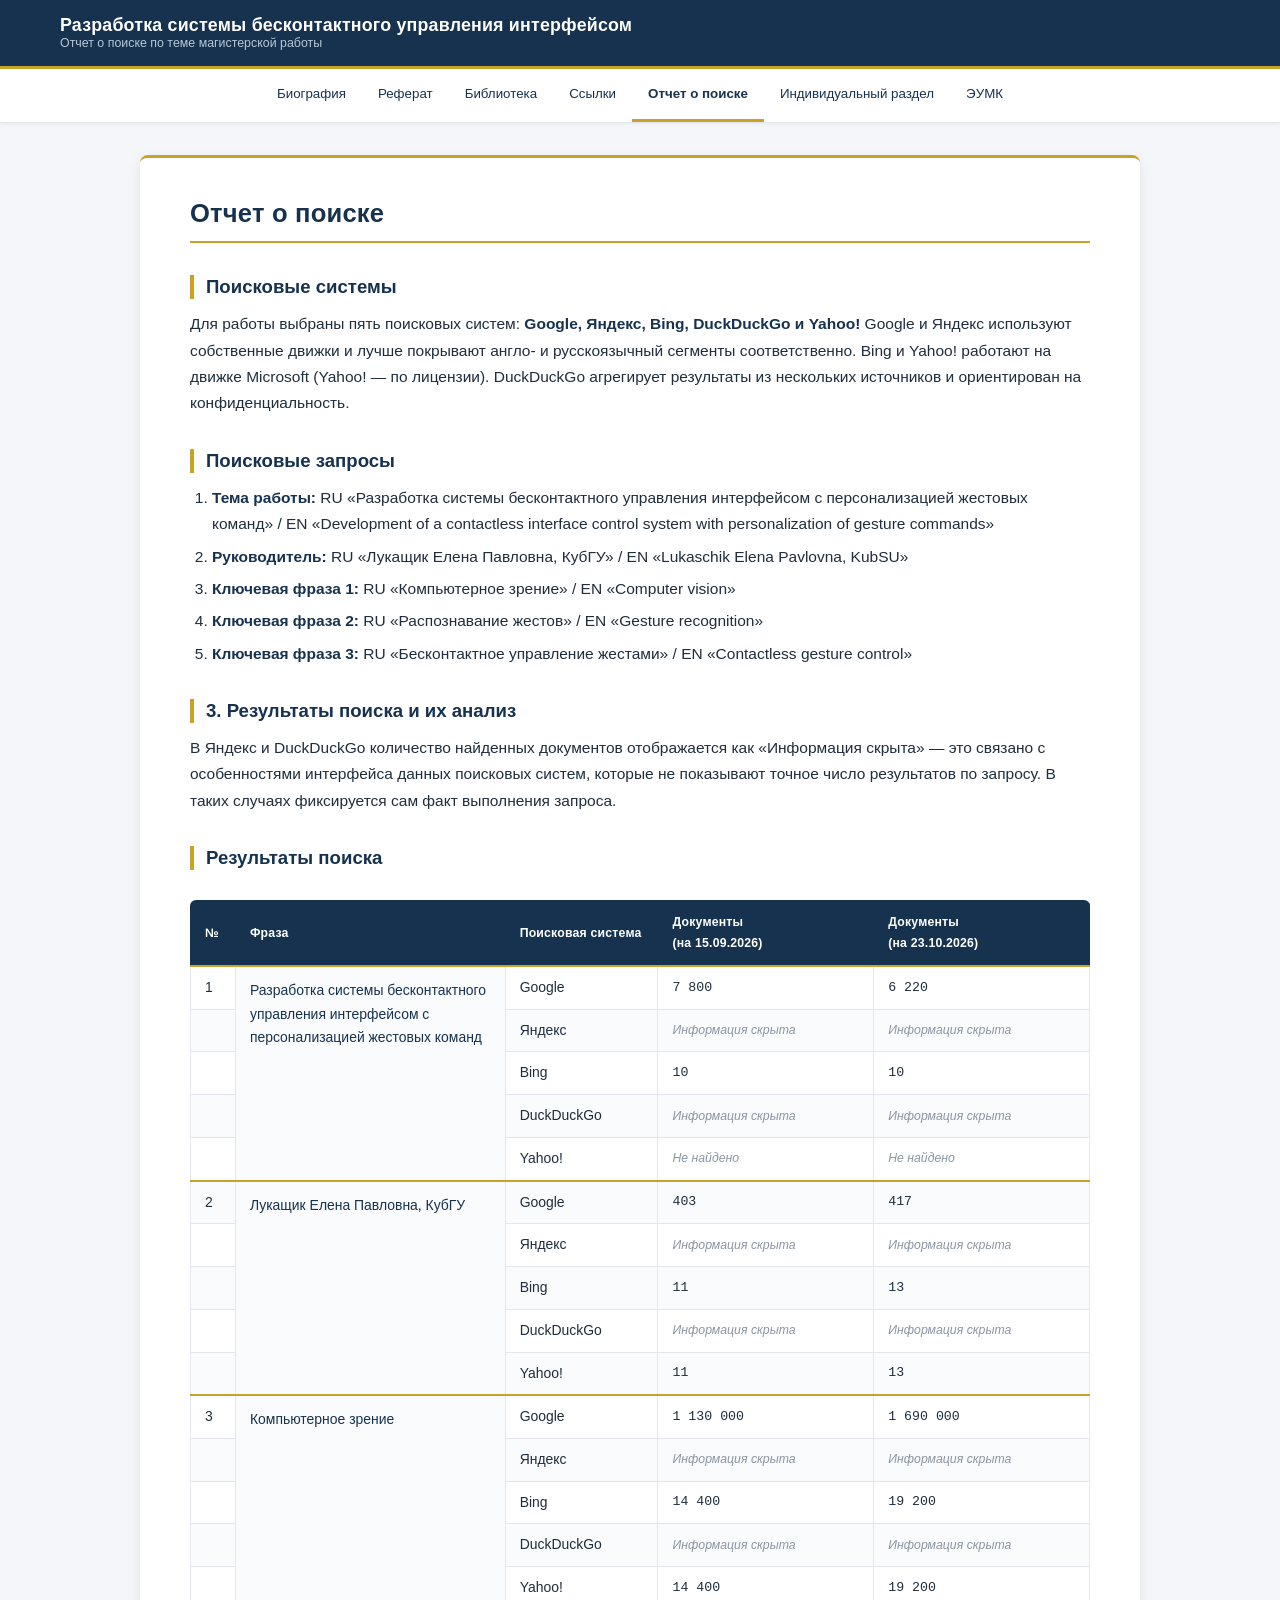
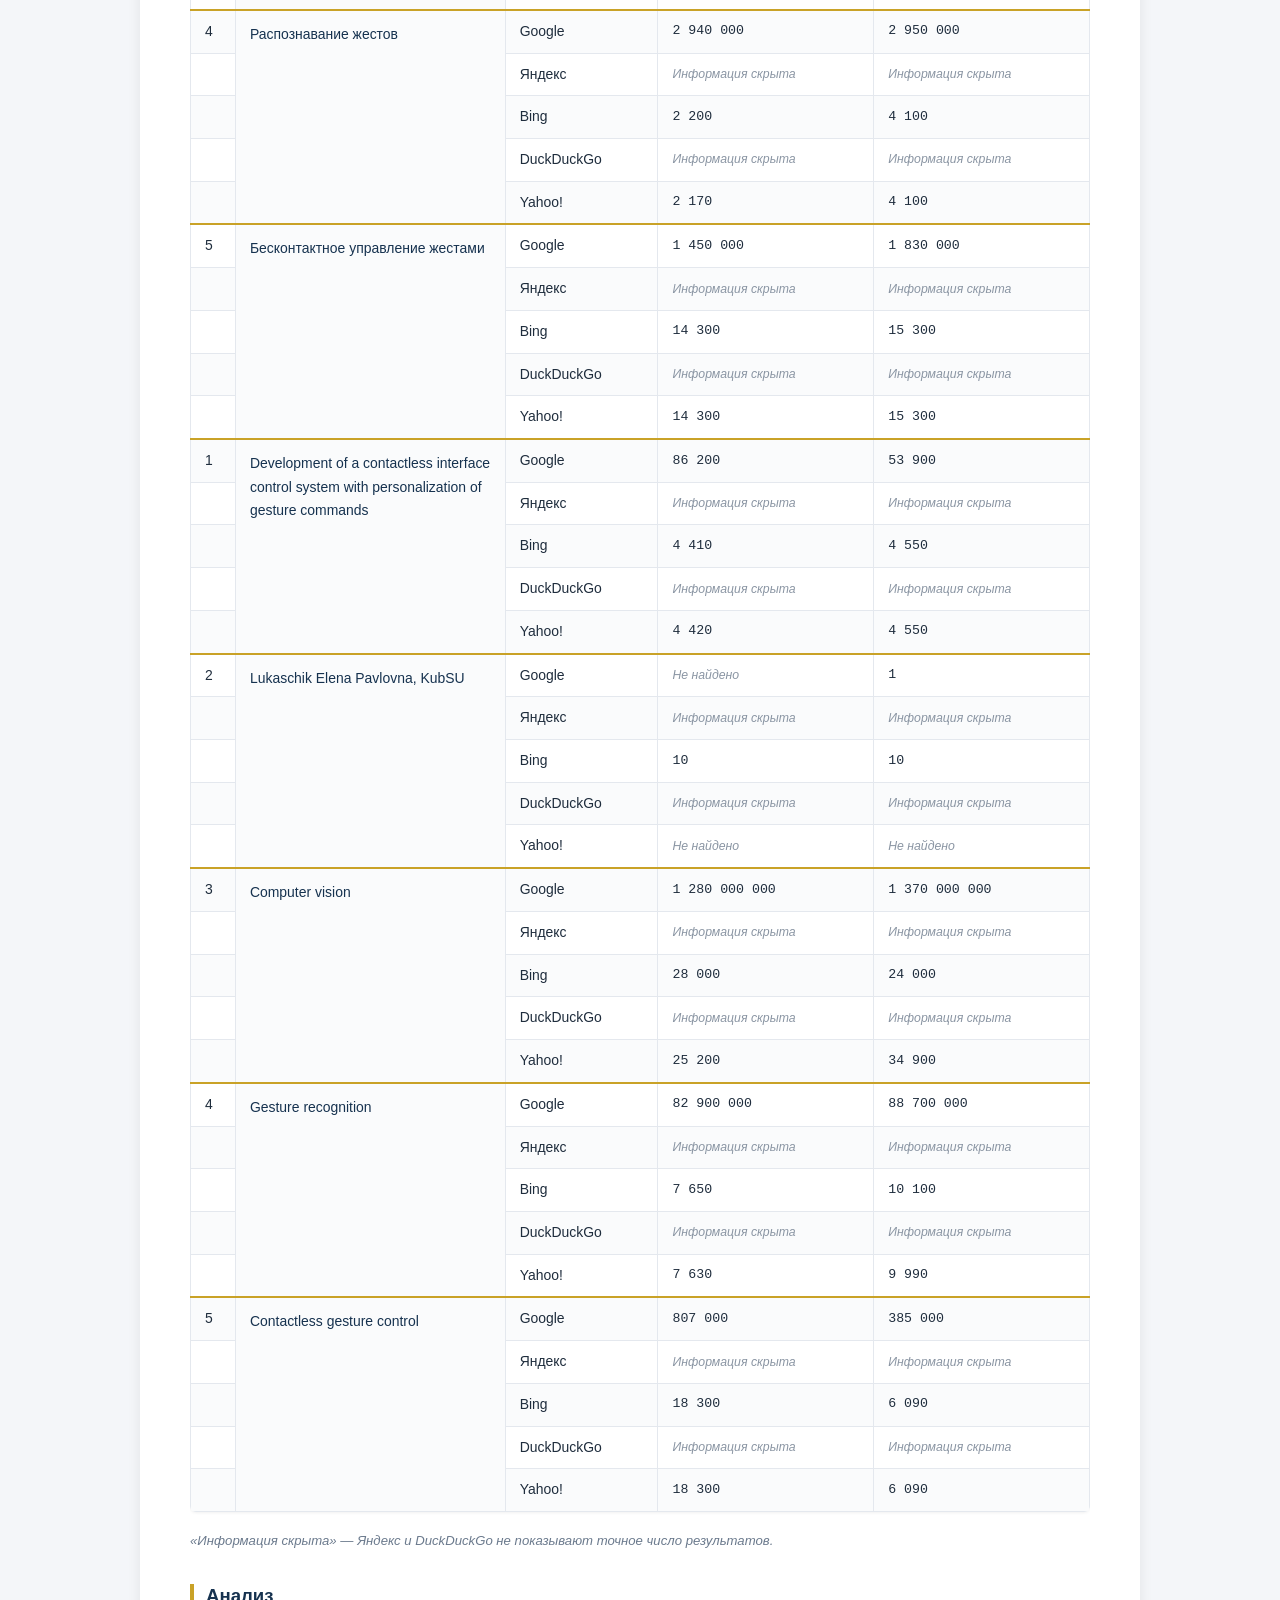
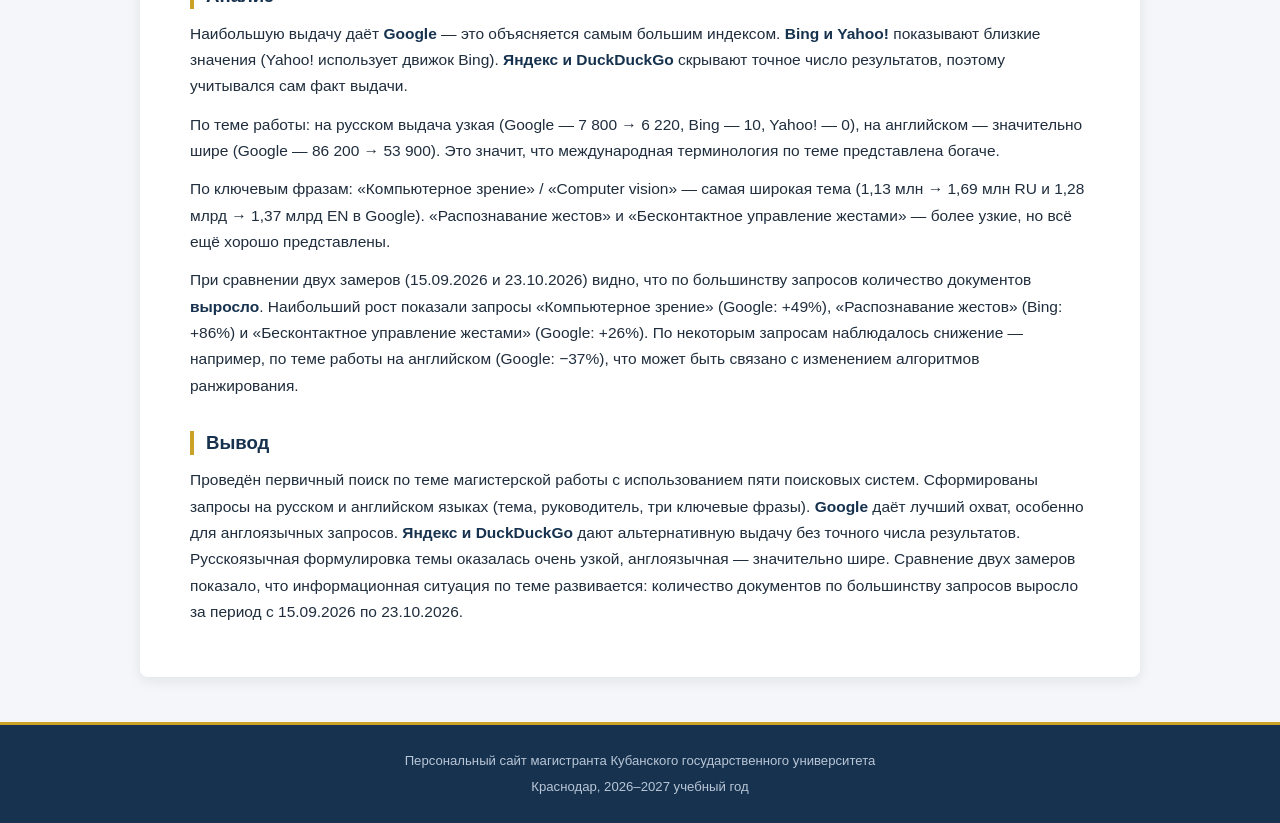
<file: my_site/links/zvit.htm>
<!DOCTYPE html>
<html lang="ru">
<head>
    <meta charset="UTF-8">
    <meta name="viewport" content="width=device-width, initial-scale=1.0">
    <title>Отчет о поиске — Разработка системы бесконтактного управления интерфейсом</title>

    <link href="https://cdn.jsdelivr.net/npm/bootstrap@5.3.3/dist/css/bootstrap.min.css" rel="stylesheet">
    <link rel="stylesheet" href="../style.css">
</head>
<body>

<header class="site-header">
    <div class="header-inner">
        <div class="brand">
            <span class="name">Разработка системы бесконтактного управления интерфейсом</span>
            <span class="role">Отчет о поиске по теме магистерской работы</span>
        </div>

    </div>
</header>

<nav class="main-nav">
    <div class="nav-inner">
        <a href="../index.html">Биография</a>
        <a href="../diss/index.htm">Реферат</a>
        <a href="../library/index.htm">Библиотека</a>
        <a href="index.htm">Ссылки</a>
        <a href="zvit.htm" class="active">Отчет о поиске</a>
        <a href="../ind/index.htm">Индивидуальный раздел</a>
        <a href="../eumk/index.htm">ЭУМК</a>
    </div>
</nav>

<main class="main-container">

   <h1>Отчет о поиске</h1>

    <h2>Поисковые системы</h2>
    <p>
        Для работы выбраны пять поисковых систем: <strong>Google, Яндекс, Bing, 
        DuckDuckGo и Yahoo!</strong> Google и Яндекс используют собственные движки 
        и лучше покрывают англо- и русскоязычный сегменты соответственно. Bing и 
        Yahoo! работают на движке Microsoft (Yahoo! — по лицензии). DuckDuckGo 
        агрегирует результаты из нескольких источников и ориентирован на 
        конфиденциальность.
    </p>
     <h2>Поисковые запросы</h2>
    <ol>
        <li><strong>Тема работы:</strong> RU «Разработка системы бесконтактного управления интерфейсом с персонализацией жестовых команд» / EN «Development of a contactless interface control system with personalization of gesture commands»</li>
        <li><strong>Руководитель:</strong> RU «Лукащик Елена Павловна, КубГУ» / EN «Lukaschik Elena Pavlovna, KubSU»</li>
        <li><strong>Ключевая фраза 1:</strong> RU «Компьютерное зрение» / EN «Computer vision»</li>
        <li><strong>Ключевая фраза 2:</strong> RU «Распознавание жестов» / EN «Gesture recognition»</li>
        <li><strong>Ключевая фраза 3:</strong> RU «Бесконтактное управление жестами» / EN «Contactless gesture control»</li>
    </ol>

    <h2>3. Результаты поиска и их анализ</h2>

    <p>
        В Яндекс и DuckDuckGo количество найденных документов отображается как 
        «Информация скрыта» — это связано с особенностями интерфейса данных 
        поисковых систем, которые не показывают точное число результатов по запросу. 
        В таких случаях фиксируется сам факт выполнения запроса.
    </p>

<h2>Результаты поиска</h2>

<div class="table-responsive">
    <table class="search-table">
        <thead>
            <tr>
                <th style="width:5%;">№</th>
                <th style="width:30%;">Фраза</th>
                <th style="width:17%;">Поисковая система</th>
                <th style="width:24%;">Документы<br>(на 15.09.2026)</th>
                <th style="width:24%;">Документы<br>(на 23.10.2026)</th>
            </tr>
        </thead>
        <tbody>

            <!-- Запрос 1 RU -->
            <tr class="group-row"><td>1</td>
                <td rowspan="5" class="phrase-cell">
                    Разработка системы бесконтактного управления интерфейсом 
                    с персонализацией жестовых команд
                </td>
                <td>Google</td><td class="num">7 800</td><td class="num">6 220</td>
            </tr>
            <tr><td></td><td>Яндекс</td><td class="num muted">Информация скрыта</td><td class="num muted">Информация скрыта</td></tr>
            <tr><td></td><td>Bing</td><td class="num">10</td><td class="num">10</td></tr>
            <tr><td></td><td>DuckDuckGo</td><td class="num muted">Информация скрыта</td><td class="num muted">Информация скрыта</td></tr>
            <tr><td></td><td>Yahoo!</td><td class="num muted">Не найдено</td><td class="num muted">Не найдено</td></tr>

            <!-- Запрос 2 RU -->
            <tr class="group-row"><td>2</td>
                <td rowspan="5" class="phrase-cell">Лукащик Елена Павловна, КубГУ</td>
                <td>Google</td><td class="num">403</td><td class="num">417</td>
            </tr>
            <tr><td></td><td>Яндекс</td><td class="num muted">Информация скрыта</td><td class="num muted">Информация скрыта</td></tr>
            <tr><td></td><td>Bing</td><td class="num">11</td><td class="num">13</td></tr>
            <tr><td></td><td>DuckDuckGo</td><td class="num muted">Информация скрыта</td><td class="num muted">Информация скрыта</td></tr>
            <tr><td></td><td>Yahoo!</td><td class="num">11</td><td class="num">13</td></tr>

            <!-- Запрос 3 RU -->
            <tr class="group-row"><td>3</td>
                <td rowspan="5" class="phrase-cell">Компьютерное зрение</td>
                <td>Google</td><td class="num">1 130 000</td><td class="num">1 690 000</td>
            </tr>
            <tr><td></td><td>Яндекс</td><td class="num muted">Информация скрыта</td><td class="num muted">Информация скрыта</td></tr>
            <tr><td></td><td>Bing</td><td class="num">14 400</td><td class="num">19 200</td></tr>
            <tr><td></td><td>DuckDuckGo</td><td class="num muted">Информация скрыта</td><td class="num muted">Информация скрыта</td></tr>
            <tr><td></td><td>Yahoo!</td><td class="num">14 400</td><td class="num">19 200</td></tr>

            <!-- Запрос 4 RU -->
            <tr class="group-row"><td>4</td>
                <td rowspan="5" class="phrase-cell">Распознавание жестов</td>
                <td>Google</td><td class="num">2 940 000</td><td class="num">2 950 000</td>
            </tr>
            <tr><td></td><td>Яндекс</td><td class="num muted">Информация скрыта</td><td class="num muted">Информация скрыта</td></tr>
            <tr><td></td><td>Bing</td><td class="num">2 200</td><td class="num">4 100</td></tr>
            <tr><td></td><td>DuckDuckGo</td><td class="num muted">Информация скрыта</td><td class="num muted">Информация скрыта</td></tr>
            <tr><td></td><td>Yahoo!</td><td class="num">2 170</td><td class="num">4 100</td></tr>

            <!-- Запрос 5 RU -->
            <tr class="group-row"><td>5</td>
                <td rowspan="5" class="phrase-cell">Бесконтактное управление жестами</td>
                <td>Google</td><td class="num">1 450 000</td><td class="num">1 830 000</td>
            </tr>
            <tr><td></td><td>Яндекс</td><td class="num muted">Информация скрыта</td><td class="num muted">Информация скрыта</td></tr>
            <tr><td></td><td>Bing</td><td class="num">14 300</td><td class="num">15 300</td></tr>
            <tr><td></td><td>DuckDuckGo</td><td class="num muted">Информация скрыта</td><td class="num muted">Информация скрыта</td></tr>
            <tr><td></td><td>Yahoo!</td><td class="num">14 300</td><td class="num">15 300</td></tr>

            <!-- Запрос 1 EN -->
            <tr class="group-row"><td>1</td>
                <td rowspan="5" class="phrase-cell">
                    Development of a contactless interface control system 
                    with personalization of gesture commands
                </td>
                <td>Google</td><td class="num">86 200</td><td class="num">53 900</td>
            </tr>
            <tr><td></td><td>Яндекс</td><td class="num muted">Информация скрыта</td><td class="num muted">Информация скрыта</td></tr>
            <tr><td></td><td>Bing</td><td class="num">4 410</td><td class="num">4 550</td></tr>
            <tr><td></td><td>DuckDuckGo</td><td class="num muted">Информация скрыта</td><td class="num muted">Информация скрыта</td></tr>
            <tr><td></td><td>Yahoo!</td><td class="num">4 420</td><td class="num">4 550</td></tr>

            <!-- Запрос 2 EN -->
            <tr class="group-row"><td>2</td>
                <td rowspan="5" class="phrase-cell">Lukaschik Elena Pavlovna, KubSU</td>
                <td>Google</td><td class="num muted">Не найдено</td><td class="num">1</td>
            </tr>
            <tr><td></td><td>Яндекс</td><td class="num muted">Информация скрыта</td><td class="num muted">Информация скрыта</td></tr>
            <tr><td></td><td>Bing</td><td class="num">10</td><td class="num">10</td></tr>
            <tr><td></td><td>DuckDuckGo</td><td class="num muted">Информация скрыта</td><td class="num muted">Информация скрыта</td></tr>
            <tr><td></td><td>Yahoo!</td><td class="num muted">Не найдено</td><td class="num muted">Не найдено</td></tr>

            <!-- Запрос 3 EN -->
            <tr class="group-row"><td>3</td>
                <td rowspan="5" class="phrase-cell">Computer vision</td>
                <td>Google</td><td class="num">1 280 000 000</td><td class="num">1 370 000 000</td>
            </tr>
            <tr><td></td><td>Яндекс</td><td class="num muted">Информация скрыта</td><td class="num muted">Информация скрыта</td></tr>
            <tr><td></td><td>Bing</td><td class="num">28 000</td><td class="num">24 000</td></tr>
            <tr><td></td><td>DuckDuckGo</td><td class="num muted">Информация скрыта</td><td class="num muted">Информация скрыта</td></tr>
            <tr><td></td><td>Yahoo!</td><td class="num">25 200</td><td class="num">34 900</td></tr>

            <!-- Запрос 4 EN -->
            <tr class="group-row"><td>4</td>
                <td rowspan="5" class="phrase-cell">Gesture recognition</td>
                <td>Google</td><td class="num">82 900 000</td><td class="num">88 700 000</td>
            </tr>
            <tr><td></td><td>Яндекс</td><td class="num muted">Информация скрыта</td><td class="num muted">Информация скрыта</td></tr>
            <tr><td></td><td>Bing</td><td class="num">7 650</td><td class="num">10 100</td></tr>
            <tr><td></td><td>DuckDuckGo</td><td class="num muted">Информация скрыта</td><td class="num muted">Информация скрыта</td></tr>
            <tr><td></td><td>Yahoo!</td><td class="num">7 630</td><td class="num">9 990</td></tr>

            <!-- Запрос 5 EN -->
            <tr class="group-row"><td>5</td>
                <td rowspan="5" class="phrase-cell">Contactless gesture control</td>
                <td>Google</td><td class="num">807 000</td><td class="num">385 000</td>
            </tr>
            <tr><td></td><td>Яндекс</td><td class="num muted">Информация скрыта</td><td class="num muted">Информация скрыта</td></tr>
            <tr><td></td><td>Bing</td><td class="num">18 300</td><td class="num">6 090</td></tr>
            <tr><td></td><td>DuckDuckGo</td><td class="num muted">Информация скрыта</td><td class="num muted">Информация скрыта</td></tr>
            <tr><td></td><td>Yahoo!</td><td class="num">18 300</td><td class="num">6 090</td></tr>

        </tbody>
    </table>
</div>

<p style="font-size:0.85em; color:#6b7a8d; font-style:italic;">
    «Информация скрыта» — Яндекс и DuckDuckGo не показывают точное число результатов.
</p>

<h2>Анализ</h2>
<p>
    Наибольшую выдачу даёт <strong>Google</strong> — это объясняется самым 
    большим индексом. <strong>Bing и Yahoo!</strong> показывают близкие 
    значения (Yahoo! использует движок Bing). <strong>Яндекс и DuckDuckGo</strong> 
    скрывают точное число результатов, поэтому учитывался сам факт выдачи.
</p>
<p>
    По теме работы: на русском выдача узкая (Google — 7 800 → 6 220, Bing — 10, 
    Yahoo! — 0), на английском — значительно шире (Google — 86 200 → 53 900). 
    Это значит, что международная терминология по теме представлена богаче.
</p>
<p>
    По ключевым фразам: «Компьютерное зрение» / «Computer vision» — самая 
    широкая тема (1,13 млн → 1,69 млн RU и 1,28 млрд → 1,37 млрд EN в Google). 
    «Распознавание жестов» и «Бесконтактное управление жестами» — более узкие, 
    но всё ещё хорошо представлены.
</p>
<p>
    При сравнении двух замеров (15.09.2026 и 23.10.2026) видно, что по 
    большинству запросов количество документов <strong>выросло</strong>. 
    Наибольший рост показали запросы «Компьютерное зрение» (Google: +49%), 
    «Распознавание жестов» (Bing: +86%) и «Бесконтактное управление жестами» 
    (Google: +26%). По некоторым запросам наблюдалось снижение — например, 
    по теме работы на английском (Google: −37%), что может быть связано с 
    изменением алгоритмов ранжирования.
</p>

<h2>Вывод</h2>
<p>
    Проведён первичный поиск по теме магистерской работы с использованием 
    пяти поисковых систем. Сформированы запросы на русском и английском 
    языках (тема, руководитель, три ключевые фразы). 
    <strong>Google</strong> даёт лучший охват, особенно для англоязычных 
    запросов. <strong>Яндекс и DuckDuckGo</strong> дают альтернативную выдачу 
    без точного числа результатов. Русскоязычная формулировка темы оказалась 
    очень узкой, англоязычная — значительно шире. Сравнение двух замеров 
    показало, что информационная ситуация по теме развивается: количество 
    документов по большинству запросов выросло за период с 15.09.2026 
    по 23.10.2026.
</p>


</main>

<footer class="site-footer">
    <p>Персональный сайт магистранта Кубанского государственного университета</p>
    <p>Краснодар, 2026–2027 учебный год</p>
</footer>

</body>
</html>
</file>
<file: my_site/style.css>
/* =========================================================
   style.css — современный официально-деловой стиль
   Bootstrap 5 + кастомные стили
   ========================================================= */

:root {
    --primary: #16324f;         /* тёмно-синий */
    --primary-soft: #1f4a73;
    --accent: #c9a227;          /* золото */
    --accent-hover: #e0b93a;
    --bg: #f4f6f9;
    --card-bg: #ffffff;
    --text: #1f2d3d;
    --muted: #6b7a8d;
    --border: #e4e8ee;
    --shadow-sm: 0 1px 3px rgba(0,0,0,0.06);
    --shadow-md: 0 4px 14px rgba(0,0,0,0.08);
}

* { box-sizing: border-box; }

html { scroll-behavior: smooth; }

body {
    font-family: 'Inter', -apple-system, 'Segoe UI', Roboto, Arial, sans-serif;
    background-color: var(--bg);
    color: var(--text);
    font-size: 15.5px;
    line-height: 1.7;
    margin: 0;
}

/* =========================================================
   ШАПКА — компактная, в одну строку
   ========================================================= */
.site-header {
    background: var(--primary);
    color: #fff;
    padding: 14px 0;
    border-bottom: 3px solid var(--accent);
}

.site-header .header-inner {
    max-width: 1200px;
    margin: 0 auto;
    padding: 0 20px;
    display: flex;
    align-items: center;
    justify-content: space-between;
    flex-wrap: wrap;
    gap: 12px;
}

.site-header .brand {
    display: flex;
    flex-direction: column;
    line-height: 1.25;
}

.site-header .brand .name {
    font-size: 1.15em;
    font-weight: 700;
    color: #fff;
    letter-spacing: 0.2px;
}

.site-header .brand .role {
    font-size: 0.8em;
    color: #b9c6d6;
    font-weight: 400;
}

.site-header .lang-switch {
    display: flex;
    gap: 6px;
}

.site-header .lang-switch a {
    color: #cfd9e5;
    text-decoration: none;
    font-size: 0.78em;
    font-weight: 600;
    padding: 5px 12px;
    border: 1px solid #2c4f70;
    border-radius: 4px;
    transition: all 0.2s;
    letter-spacing: 0.5px;
}

.site-header .lang-switch a:hover,
.site-header .lang-switch a.active {
    background: var(--accent);
    color: var(--primary);
    border-color: var(--accent);
}

/* =========================================================
   НАВИГАЦИЯ — горизонтальная, в одну строку
   ========================================================= */
.main-nav {
    background: #fff;
    border-bottom: 1px solid var(--border);
    box-shadow: var(--shadow-sm);
    position: sticky;
    top: 0;
    z-index: 1000;
}

.main-nav .nav-inner {
    max-width: 1200px;
    margin: 0 auto;
    padding: 0 20px;
    display: flex;
    justify-content: center;
    flex-wrap: wrap;
}

.main-nav a {
    display: inline-block;
    color: var(--primary);
    text-decoration: none;
    font-size: 0.86em;
    font-weight: 500;
    padding: 14px 16px;
    border-bottom: 3px solid transparent;
    transition: all 0.2s ease;
    white-space: nowrap;
}

.main-nav a:hover {
    color: var(--accent);
    border-bottom-color: var(--accent);
    background: #fbfaf5;
}

.main-nav a.active {
    color: var(--primary);
    font-weight: 700;
    border-bottom-color: var(--accent);
}

/* =========================================================
   ОСНОВНОЙ КОНТЕНТ
   ========================================================= */
.main-container {
    background: var(--card-bg);
    max-width: 1000px;
    margin: 32px auto;
    padding: 40px 50px;
    border-radius: 8px;
    box-shadow: var(--shadow-md);
    border-top: 3px solid var(--accent);
}

@media (max-width: 768px) {
    .main-container {
        margin: 16px;
        padding: 24px 20px;
    }
}

/* =========================================================
   ТИПОГРАФИКА
   ========================================================= */
.main-container h1 {
    font-size: 1.65em;
    font-weight: 700;
    color: var(--primary);
    padding-bottom: 12px;
    border-bottom: 2px solid var(--accent);
    margin-bottom: 22px;
    letter-spacing: 0.2px;
}

.main-container h2 {
    font-size: 1.2em;
    font-weight: 700;
    color: var(--primary);
    margin-top: 32px;
    margin-bottom: 12px;
    padding-left: 12px;
    border-left: 4px solid var(--accent);
    line-height: 1.3;
}

.main-container h3 {
    font-size: 1.05em;
    font-weight: 600;
    color: var(--primary-soft);
    margin-top: 22px;
    margin-bottom: 8px;
}
.main-container h4 {
    font-size: 1.05em;
    font-weight: 500;
    color: var(--primary);
    margin-top: 25px;
    margin-bottom: 25 px;
}
.main-container p {
    margin-bottom: 12px;
}

.main-container strong { color: var(--primary); }

/* Ссылки в контенте */
.main-container a {
    color: var(--primary-soft);
    text-decoration: none;
    border-bottom: 1px solid rgba(31,74,115,0.35);
    transition: all 0.2s;
}

.main-container a:hover {
    color: var(--accent);
    border-bottom-color: var(--accent);
}

/* =========================================================
   ФОТО
   ========================================================= */
.photo-main {
    float: left;
    margin: 0 28px 18px 0;
    width: 170px;
    height: 226px;
    object-fit: cover;
    border-radius: 6px;
    box-shadow: var(--shadow-md);
    border: 3px solid #fff;
    outline: 1px solid var(--border);
}

.photo-big {
    max-width: 100%;
    height: auto;
    border-radius: 6px;
    box-shadow: var(--shadow-md);
    margin: 14px 0;
}

@media (max-width: 600px) {
    .photo-main { float: none; display: block; margin: 0 auto 18px; }
}

.clearfix::after {
    content: "";
    clear: both;
    display: table;
}

/* =========================================================
   ТАБЛИЦЫ
   ========================================================= */
.main-container table {
    width: 100%;
    border-collapse: collapse;
    margin: 18px 0;
    font-size: 0.9em;
    border-radius: 6px;
    overflow: hidden;
    box-shadow: var(--shadow-sm);
}

.main-container th {
    background: var(--primary);
    color: #fff;
    padding: 11px 14px;
    text-align: left;
    font-weight: 600;
    font-size: 0.92em;
    letter-spacing: 0.2px;
}

.main-container td {
    padding: 10px 14px;
    border-bottom: 1px solid var(--border);
    background: #fff;
}

.main-container tbody tr:nth-child(even) td {
    background: #fafbfc;
}

.main-container tbody tr:hover td {
    background: #f0f5fa;
}

/* =========================================================
   КАРТОЧКИ (библиотека)
   ========================================================= */
.lib-item {
    background: #fafbfc;
    border: 1px solid var(--border);
    border-left: 4px solid var(--accent);
    padding: 16px 22px;
    margin: 12px 0;
    border-radius: 4px;
    transition: all 0.22s;
}

.lib-item:hover {
    background: #fff;
    transform: translateX(3px);
    box-shadow: var(--shadow-sm);
}

.lib-item h4 {
    color: var(--primary);
    margin: 0 0 6px 0;
    font-size: 1.02em;
    font-weight: 700;
}

.lib-item .meta {
    color: var(--muted);
    font-size: 0.83em;
    font-style: italic;
    margin-bottom: 8px;
}

.lib-item p {
    margin-bottom: 8px;
    font-size: 0.94em;
}

/* =========================================================
   СПИСОК ССЫЛОК
   ========================================================= */
.links-list {
    list-style: none;
    padding: 0;
    margin: 12px 0;
}

.links-list li {
    padding: 12px 0;
    border-bottom: 1px solid var(--border);
}

.links-list li:last-child { border-bottom: none; }

.links-list .link-title {
    font-weight: 600;
    font-size: 0.98em;
}

.links-list .link-title a {
    color: var(--primary);
    border-bottom: none;
}

.links-list .link-title a:hover {
    color: var(--accent);
}

.links-list .link-desc {
    display: block;
    color: var(--muted);
    font-size: 0.87em;
    margin-top: 4px;
    line-height: 1.5;
}

/* =========================================================
   ЗАМЕТКА
   ========================================================= */
.notice {
    background: #fdf9ec;
    border: 1px solid #f0e2b8;
    border-left: 4px solid var(--accent);
    padding: 14px 20px;
    margin: 22px 0;
    border-radius: 4px;
    font-size: 0.92em;
}

.notice strong { color: #a6811a; }

/* =========================================================
   ФУТЕР
   ========================================================= */
.site-footer {
    background: var(--primary);
    color: #b9c6d6;
    text-align: center;
    padding: 22px 20px;
    font-size: 0.85em;
    margin-top: 45px;
    border-top: 3px solid var(--accent);
}

.site-footer p { margin: 3px 0; }

/* =========================================================
   СПИСКИ
   ========================================================= */
.main-container ul, .main-container ol {
    padding-left: 22px;
    margin-bottom: 14px;
}

.main-container ul li, .main-container ol li {
    margin-bottom: 6px;
}
/* =========================================================
   Таблица отчета о поиске
   ========================================================= */
.search-table {
    width: 100%;
    border-collapse: collapse;
    margin: 20px 0;
    font-size: 0.9em;
    border-radius: 6px;
    overflow: hidden;
    box-shadow: 0 1px 4px rgba(0,0,0,0.06);
}

.search-table th {
    background: #16324f;
    color: #fff;
    padding: 11px 14px;
    text-align: left;
    font-weight: 600;
    font-size: 0.88em;
    letter-spacing: 0.2px;
    border: 1px solid #16324f;
}

.search-table td {
    padding: 9px 14px;
    border: 1px solid #e4e8ee;
    vertical-align: middle;
    background: #fff;
}

/* Строки-группы (начало нового запроса) */
.search-table tr.group-row td {
    border-top: 2px solid #c9a227;
}

/* Ячейка с фразой */
.search-table .phrase-cell {
    background: #fafbfc;
    font-weight: 500;
    color: #16324f;
    vertical-align: top;
    padding-top: 12px;
}

/* Числа */
.search-table .num {
    font-family: 'Consolas', 'Menlo', monospace;
    font-size: 0.95em;
    color: #1f2d3d;
    white-space: nowrap;
}

/* Приглушённый текст (скрыто/не найдено) */
.search-table .num.muted {
    color: #8a95a3;
    font-style: italic;
    font-family: inherit;
    font-size: 0.88em;
}

/* Hover */
.search-table tbody tr:hover td:not(.phrase-cell) {
    background: #f0f5fa;
}

/* Адаптив */
@media (max-width: 640px) {
    .search-table { font-size: 0.8em; }
    .search-table th,
    .search-table td { padding: 7px 8px; }
    .search-table .phrase-cell { font-size: 0.92em; }
}

/* Плавная прокрутка для table-responsive */
.table-responsive {
    overflow-x: auto;
    -webkit-overflow-scrolling: touch;
}
/* Ссылки на источники в тексте */
.main-container sup,
.main-container a[href^="#ref"] {
    color: #16324f;
    font-weight: 600;
    text-decoration: none;
    font-size: 0.9em;
    padding: 0 1px;
}
.main-container a[href^="#ref"]:hover {
    color: #c9a227;
}
/* =========================================================
   Подсветка источника в списке литературы
   при переходе по ссылке [N] из текста
   ========================================================= */

/* Ссылки-сноски в тексте автореферата */
.main-container a[href^="#ref"] {
    color: #16324f;
    font-weight: 600;
    text-decoration: none;
    padding: 0 2px;
    border-bottom: 1px dotted #16324f;
    transition: all 0.2s;
}

.main-container a[href^="#ref"]:hover {
    color: #c9a227;
    border-bottom-color: #c9a227;
}

/* Пункты списка литературы — базовый стиль и якорь */
.main-container ol li[id^="ref"] {
    padding: 6px 10px;
    margin-left: -10px;
    border-radius: 4px;
    scroll-margin-top: 80px;   /* чтобы при прокрутке не прилипал к самому верху */
    transition: background 0.4s, box-shadow 0.4s;
}

/* Момент, когда браузер переходит к якорю — подсветка */
.main-container ol li[id^="ref"]:target {
    background: #fff7d6;
    box-shadow: 0 0 0 2px #c9a227, 0 4px 12px rgba(201,162,39,0.25);
    animation: flash 2.5s ease-out;
}

/* Плавное «затухание» подсветки */
@keyframes flash {
    0%   { background: #fff7d6; box-shadow: 0 0 0 2px #c9a227, 0 4px 12px rgba(201,162,39,0.25); }
    70%  { background: #fff7d6; box-shadow: 0 0 0 2px #c9a227, 0 4px 12px rgba(201,162,39,0.25); }
    100% { background: transparent; box-shadow: none; }
}

/* Дополнительно: плавная прокрутка ко всему документу */
html { scroll-behavior: smooth; }
/* =========================================================
   Блок с кнопками действий в карточке
   ========================================================= */
.lib-actions {
    display: flex;
    gap: 10px;
    flex-wrap: wrap;
    margin-top: 10px;
}

/* Кнопка «Лекция (PDF)» — контурная, синяя */
.btn-open-pdf {
    display: inline-flex;
    align-items: center;
    gap: 8px;
    background: transparent;
    color: #16324f !important;
    text-decoration: none !important;
    padding: 8px 18px;
    border-radius: 4px;
    font-size: 0.88em;
    font-weight: 600;
    border: 1px solid #16324f;
    transition: all 0.22s;
}

.btn-open-pdf:hover {
    background: #16324f;
    color: #fff !important;
    border-color: #16324f;
    transform: translateY(-1px);
    box-shadow: 0 4px 10px rgba(22,50,79,0.25);
}

/* Кнопка «Ноутбук (.ipynb)» — оранжевая, фирменная Jupyter */
.btn-ipynb {
    display: inline-flex;
    align-items: center;
    gap: 8px;

    color: #333030 !important;
    text-decoration: none !important;
    padding: 8px 18px;
    border-radius: 4px;
    font-size: 0.88em;
    font-weight: 600;
    border: 1px solid #f37726;
    cursor: pointer;
    transition: all 0.22s;
}

.btn-ipynb:hover {
    background: #d95f10;
    border-color: #d95f10;
    transform: translateY(-1px);
    box-shadow: 0 4px 10px rgba(243,119,38,0.3);
}

.btn-ipynb:active {
    transform: translateY(0);
    box-shadow: none;
}

/* Завершающие абзацы в разделе волонтёрства */
.volunteer-note {
    background: #fafbfc;
    border-left: 4px solid #c9a227;
    padding: 14px 20px;
    margin: 18px 0;
    border-radius: 0 6px 6px 0;
    font-style: italic;
    color: #2c3e50;
    font-size: 0.97em;
}

.volunteer-note strong {
    color: #16324f;
    font-style: normal;
}
/* =========================================================
   Блок «Главное достижение»
   ========================================================= */
.achievement-highlight {
    background: linear-gradient(135deg, #fdf8e9 0%, #fafbfc 100%);
    border: 1px solid #f0e2b8;
    border-left: 5px solid #c9a227;
    border-radius: 6px;
    padding: 24px 28px;
    margin: 20px 0;
    box-shadow: 0 2px 10px rgba(201,162,39,0.08);
}

.achievement-highlight .achievement-year {
    display: inline-block;
    background: #c9a227;
    color: #fff;
    padding: 3px 12px;
    border-radius: 20px;
    font-size: 0.8em;
    font-weight: 700;
    letter-spacing: 0.5px;
    margin: 0 0 10px 0;
    font-family: Arial, sans-serif;
}

.achievement-highlight .achievement-title {
    color: #16324f;
    font-size: 1.15em;
    font-weight: 700;
    margin: 0 0 10px 0;
    line-height: 1.35;
}

.achievement-highlight .achievement-text {
    color: #2c3e50;
    font-size: 0.97em;
    margin: 0;
    line-height: 1.65;
}
/* =========================================================
   Галерея фотографий (кликабельные превью)
   ========================================================= */
.photo-grid {
    display: grid;
    grid-template-columns: repeat(auto-fit, minmax(320px, 1fr));
    gap: 24px;
    margin: 25px 0;
}

.photo-item {
    display: block;
    text-decoration: none !important;
    text-align: center;
    background: #fff;
    border-radius: 8px;
    overflow: hidden;
    box-shadow: 0 3px 12px rgba(0,0,0,0.08);
    transition: transform 0.25s, box-shadow 0.25s;
    cursor: zoom-in;              /* курсор-лупа */
    border-bottom: none !important;
}

.photo-item:hover {
    transform: translateY(-3px);
    box-shadow: 0 6px 20px rgba(0,0,0,0.14);
}

.photo-item .photo-big {
    width: 100%;
    height: auto;
    display: block;
    object-fit: contain;
    margin: 0;
    border-radius: 0;
    border: none;
    outline: none;
    box-shadow: none;
    aspect-ratio: 4 / 3;
    transition: transform 0.3s;
}

.photo-item:hover .photo-big {
    transform: scale(1.03);
}

.photo-caption {
    font-size: 0.88em;
    color: #6b7a8d;
    font-style: italic;
    margin: 0;
    padding: 12px 16px;
    background: #fafbfc;
    border-top: 1px solid #e4e8ee;
}

/* =========================================================
   ЛАЙТБОКС — полноэкранный просмотр
   ========================================================= */
.lightbox {
    display: none;
    position: fixed;
    top: 0;
    left: 0;
    width: 100vw;
    height: 100vh;
    background: rgba(15, 25, 40, 0.95);
    z-index: 9999;
    align-items: center;
    justify-content: center;
    padding: 40px;
    box-sizing: border-box;
}

/* Показывается, когда URL содержит #photo-N */
.lightbox:target {
    display: flex;
    animation: lightbox-fade 0.25s ease-out;
}

@keyframes lightbox-fade {
    from { opacity: 0; }
    to   { opacity: 1; }
}

.lightbox img {
    max-width: 95%;
    max-height: 90vh;
    object-fit: contain;
    border-radius: 6px;
    box-shadow: 0 10px 40px rgba(0,0,0,0.5);
    user-select: none;
    -webkit-user-drag: none;      /* запрет перетаскивания */
    pointer-events: none;          /* запрет правого клика «Сохранить» */
}

/* Кнопка закрытия */
.lightbox-close {
    position: fixed;
    top: 20px;
    right: 30px;
    width: 44px;
    height: 44px;
    background: rgba(255,255,255,0.1);
    border: 1px solid rgba(255,255,255,0.25);
    border-radius: 50%;
    color: #fff !important;
    font-size: 1.3em;
    font-weight: 300;
    text-decoration: none !important;
    display: flex;
    align-items: center;
    justify-content: center;
    transition: all 0.2s;
    cursor: pointer;
    z-index: 10000;
}

.lightbox-close:hover {
    background: rgba(255,255,255,0.25);
    border-color: rgba(255,255,255,0.5);
    transform: rotate(90deg);
}

/* На мобильных — меньше отступы */
@media (max-width: 640px) {
    .photo-grid {
        grid-template-columns: 1fr;
        gap: 16px;
    }
    .lightbox {
        padding: 20px;
    }
    .lightbox-close {
        top: 12px;
        right: 12px;
        width: 38px;
        height: 38px;
    }
}
</file>
